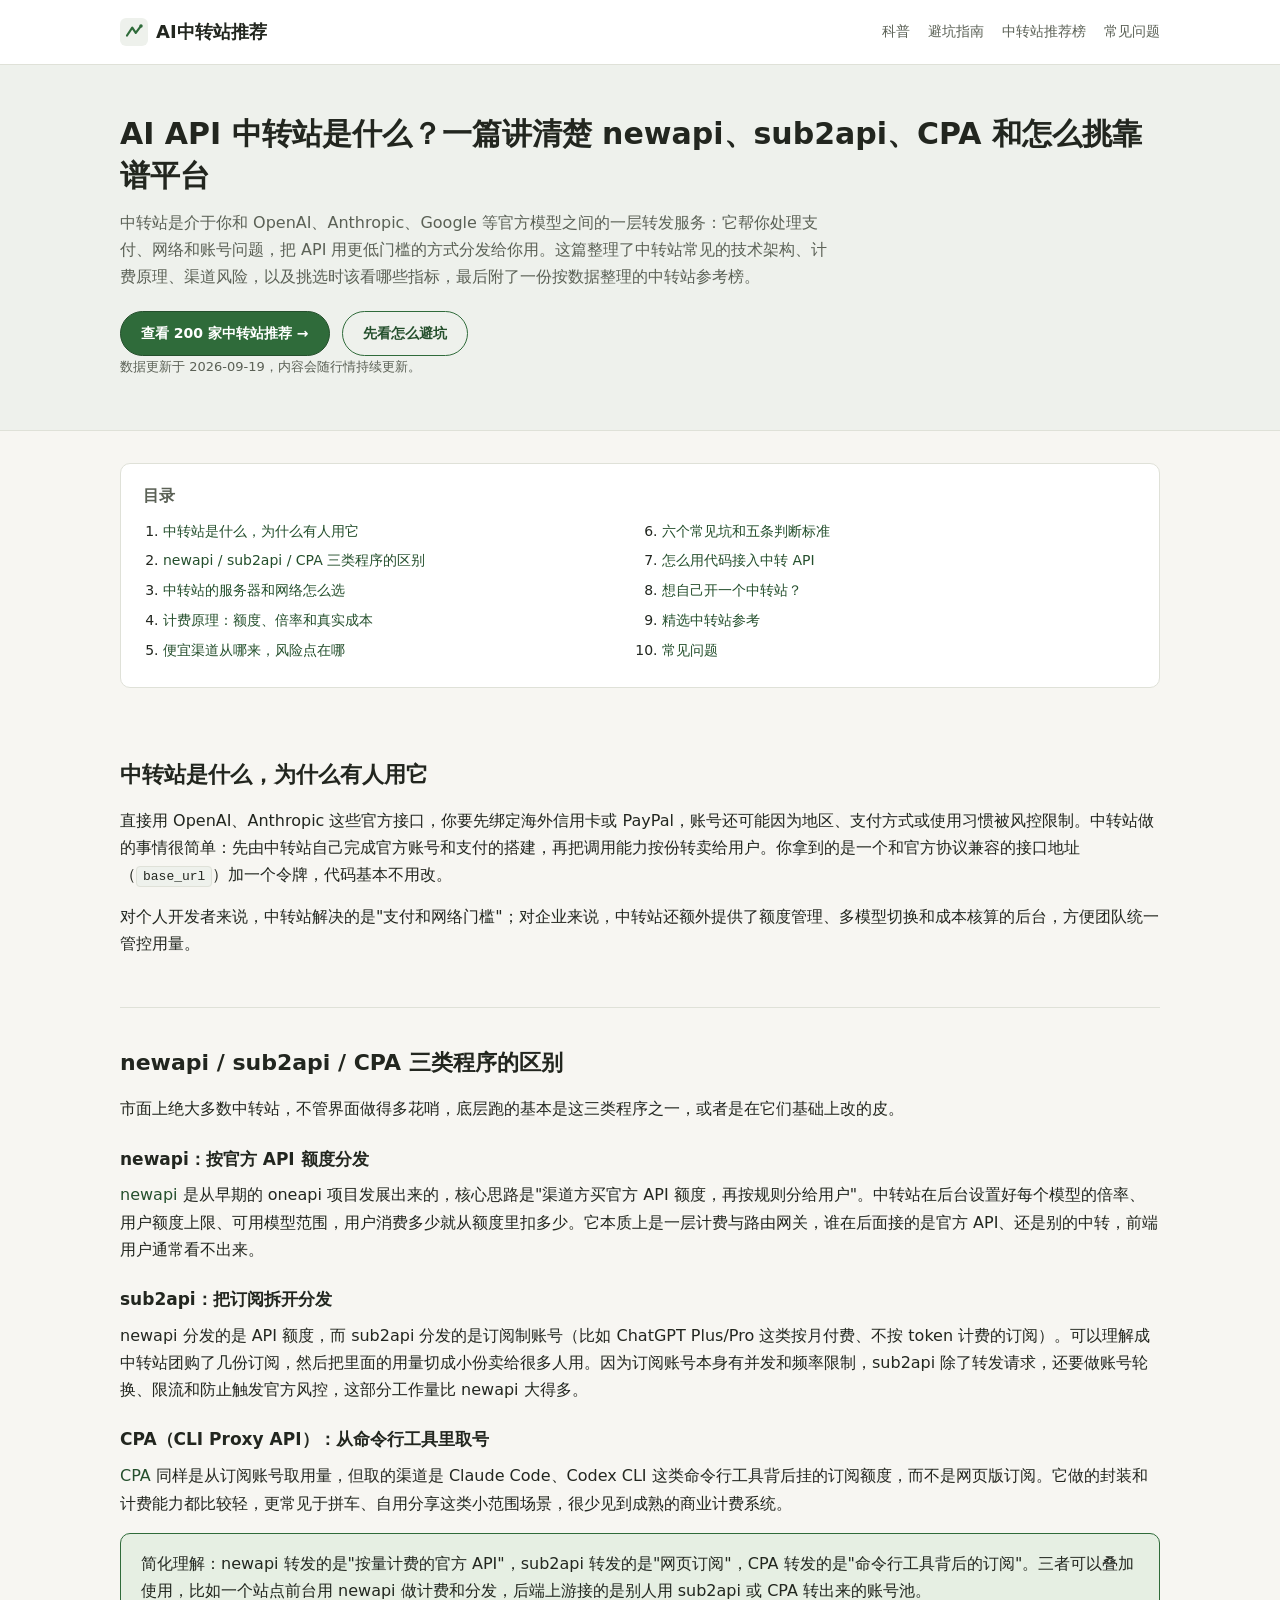
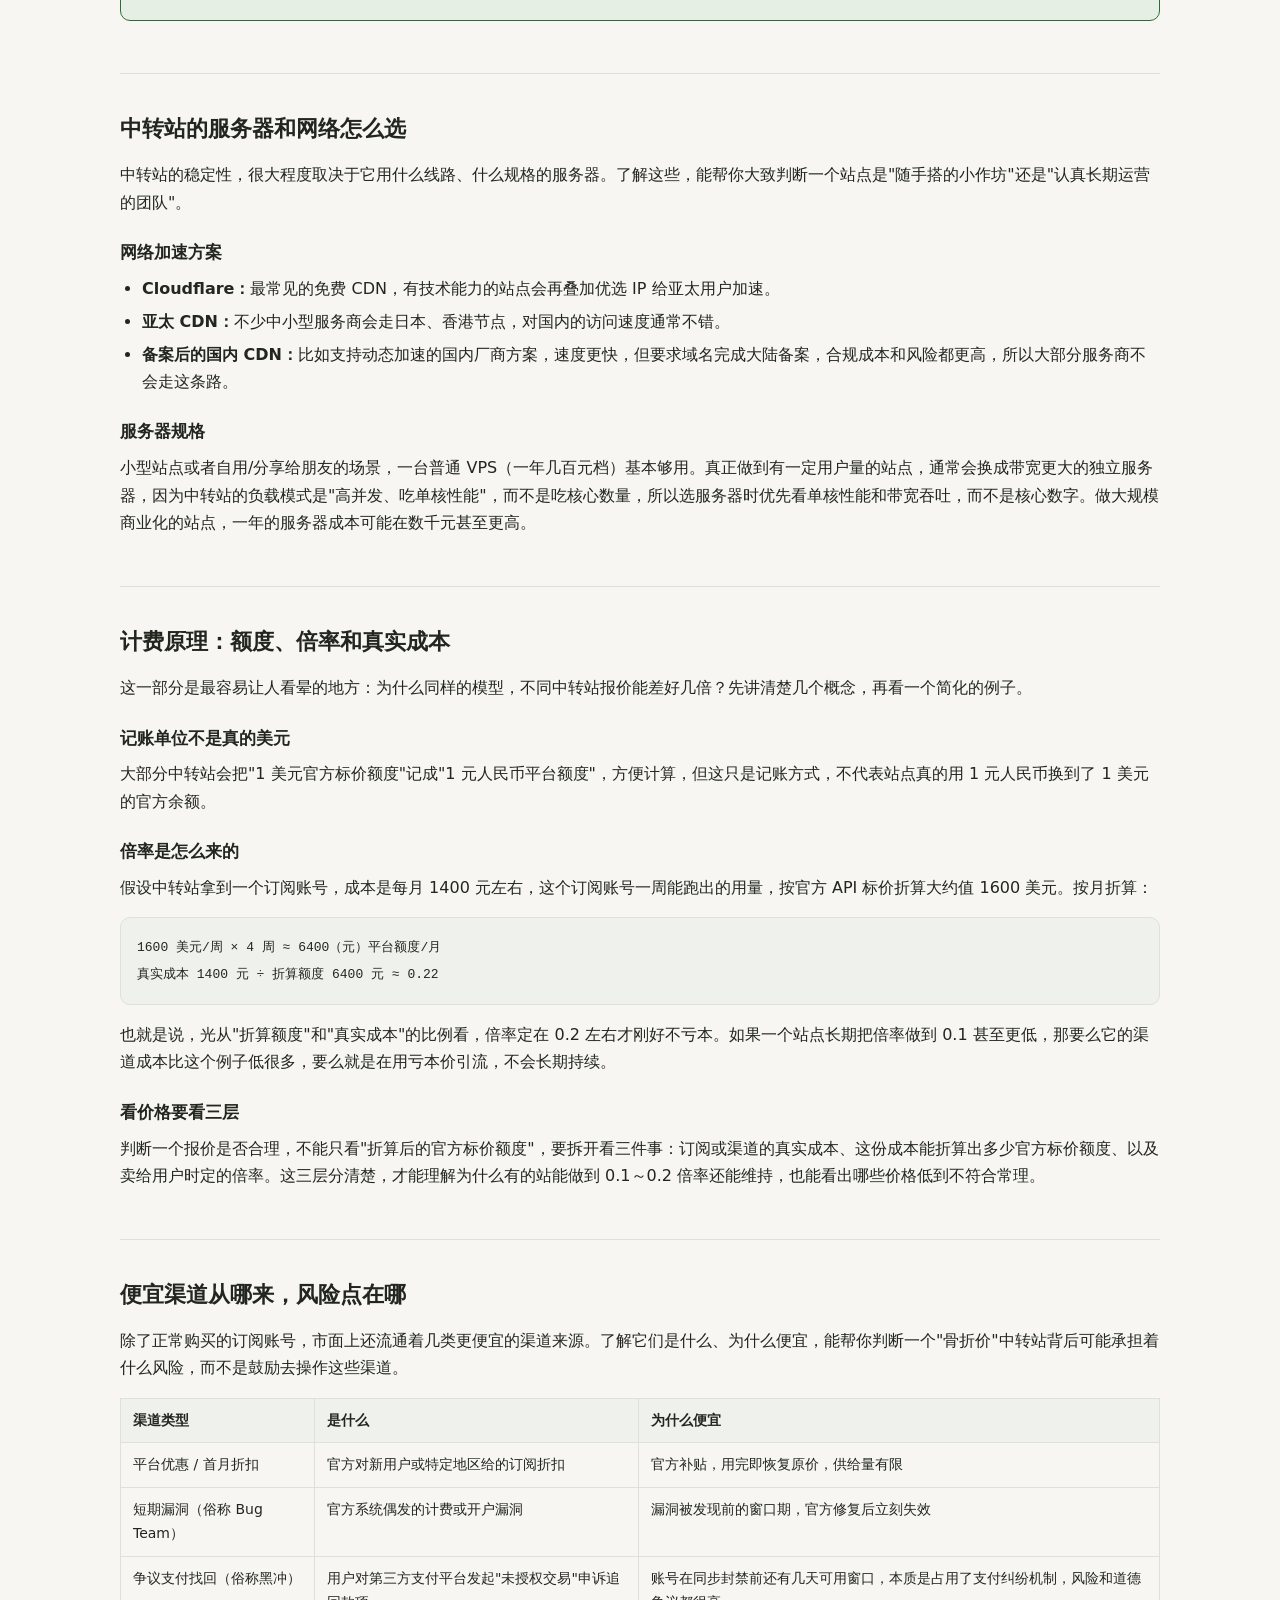
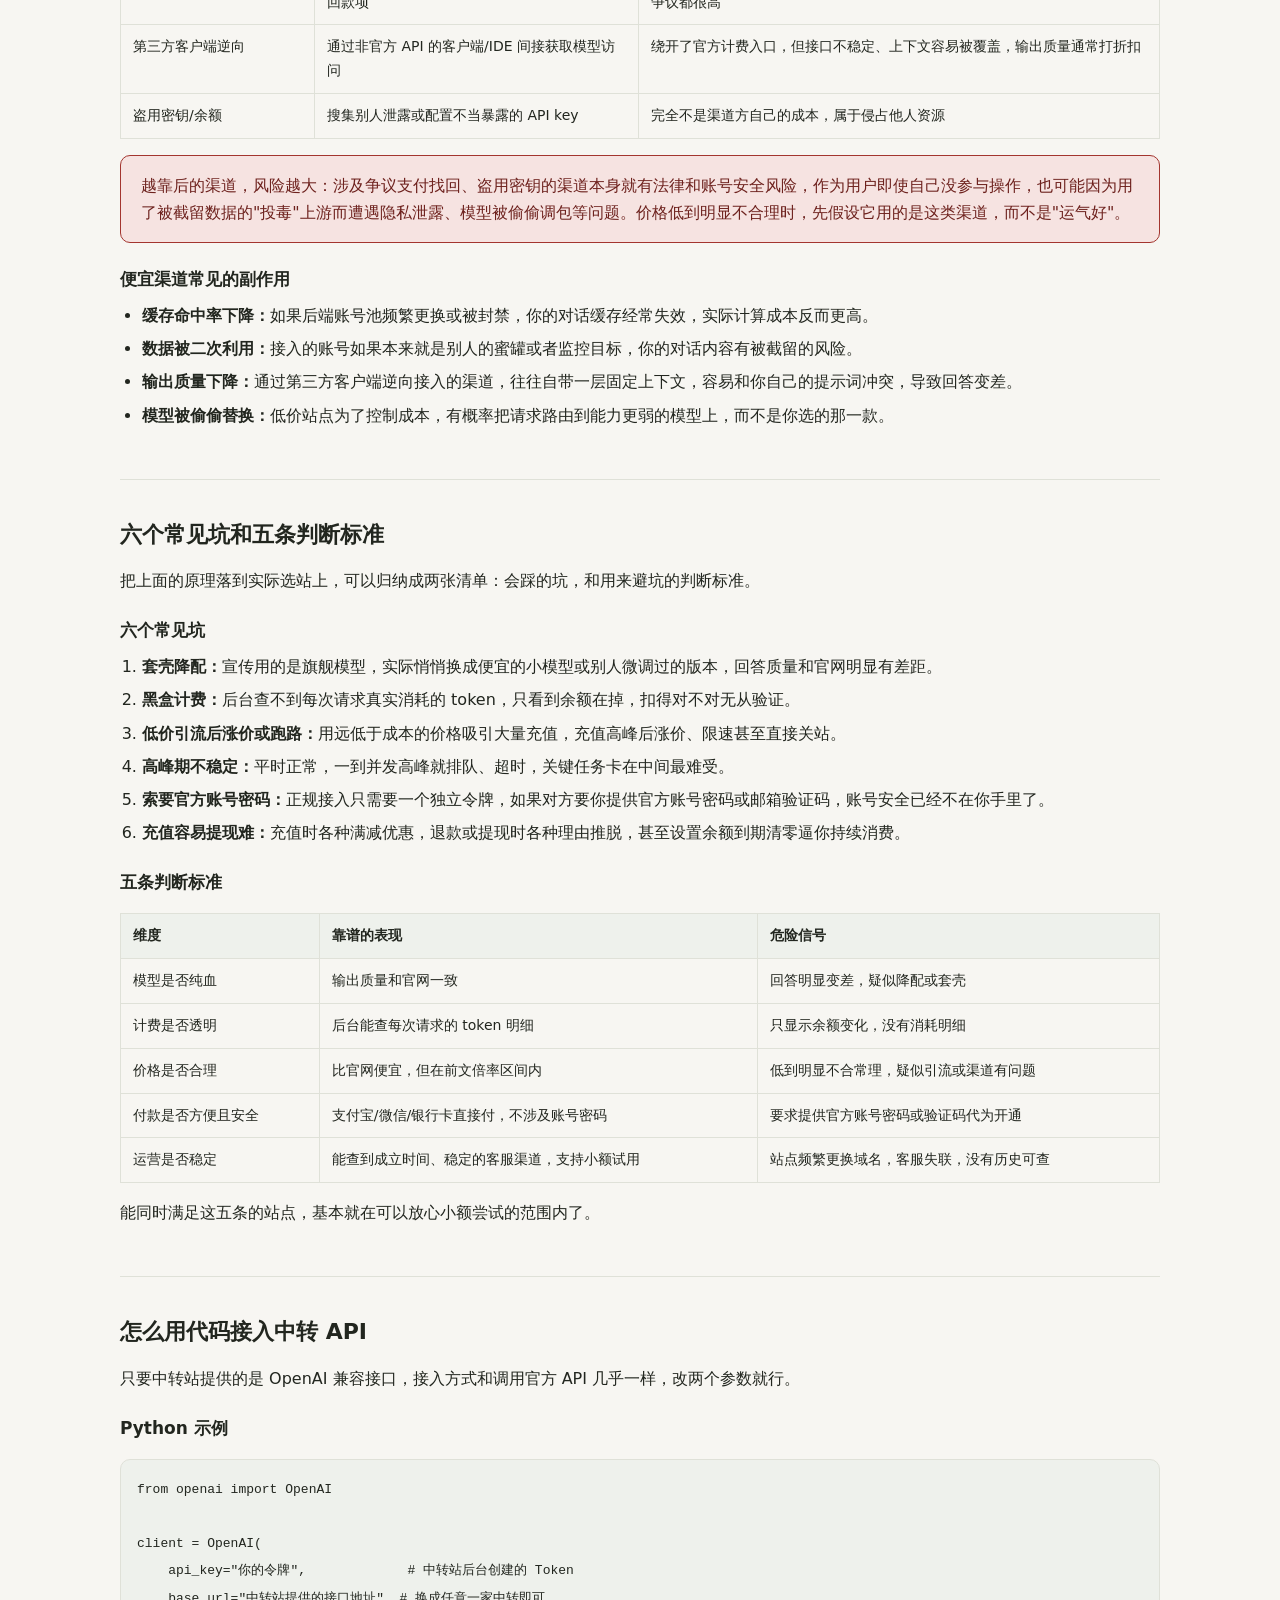
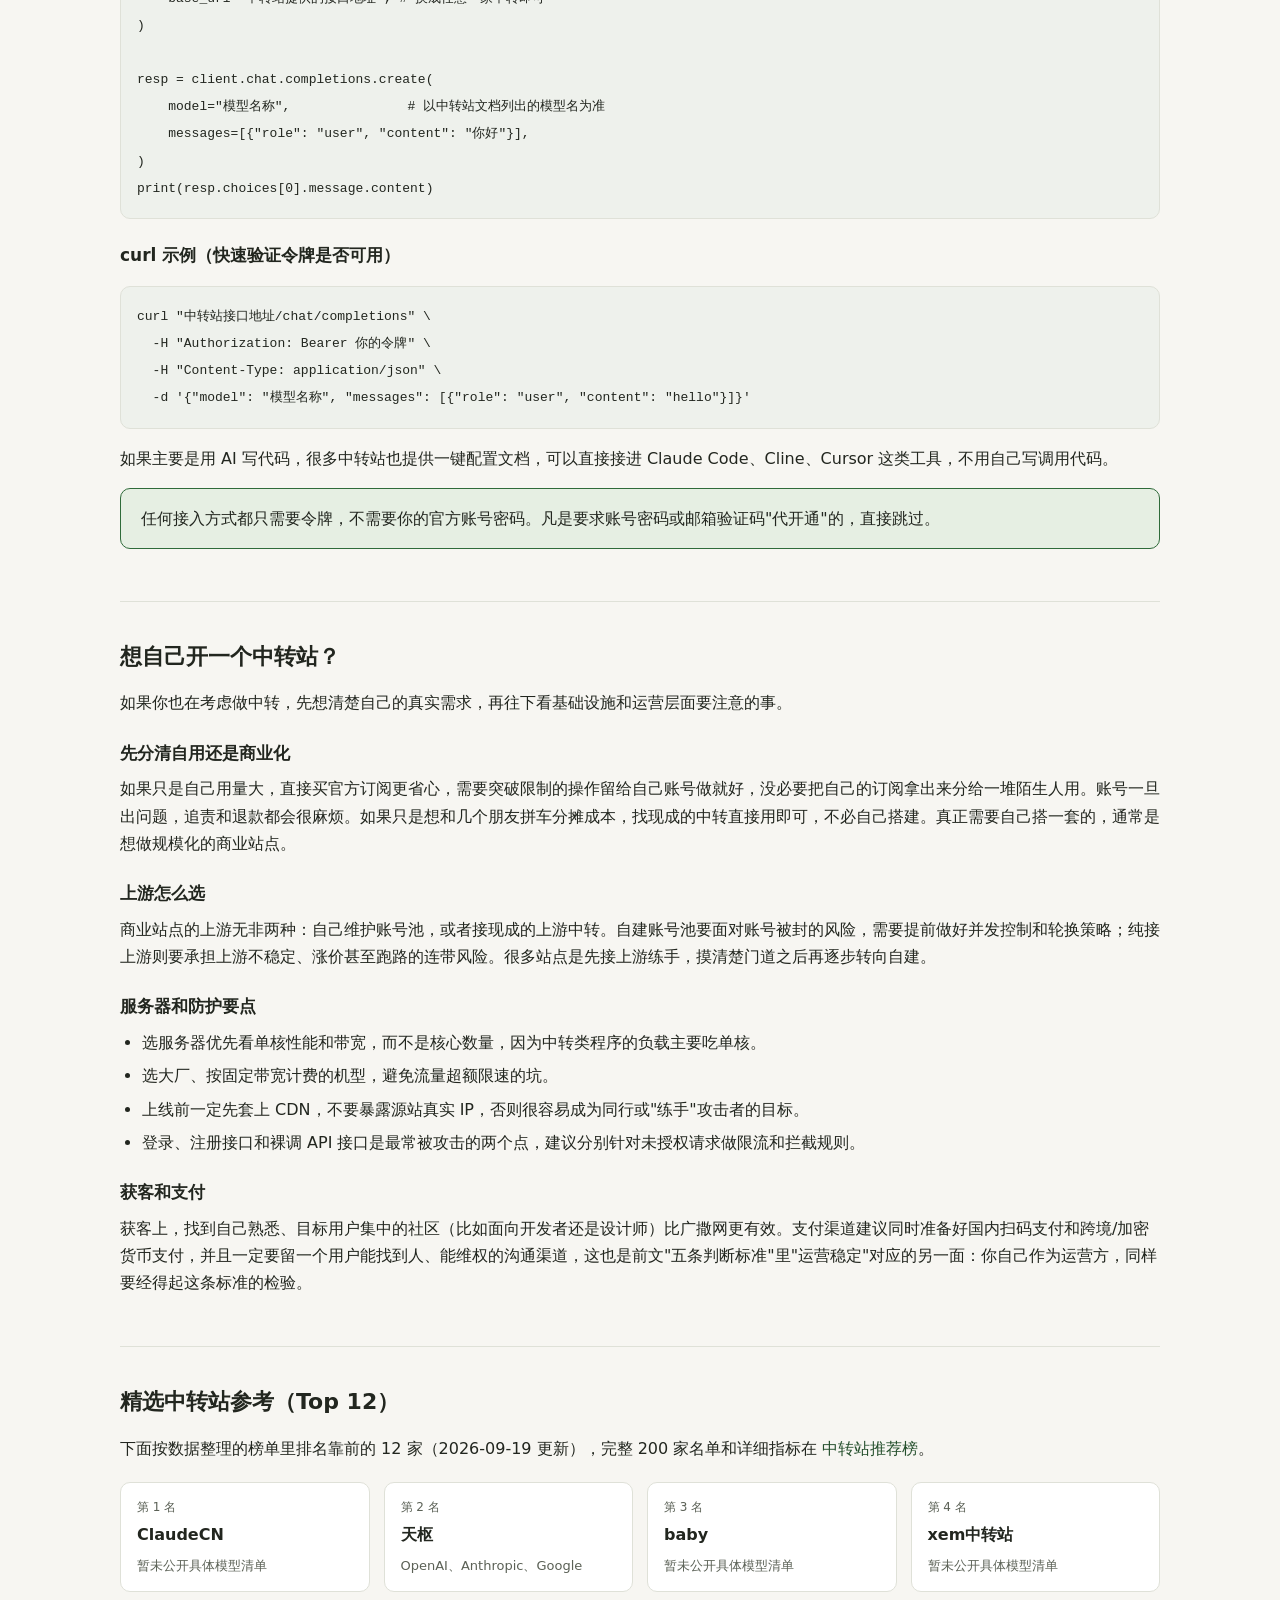
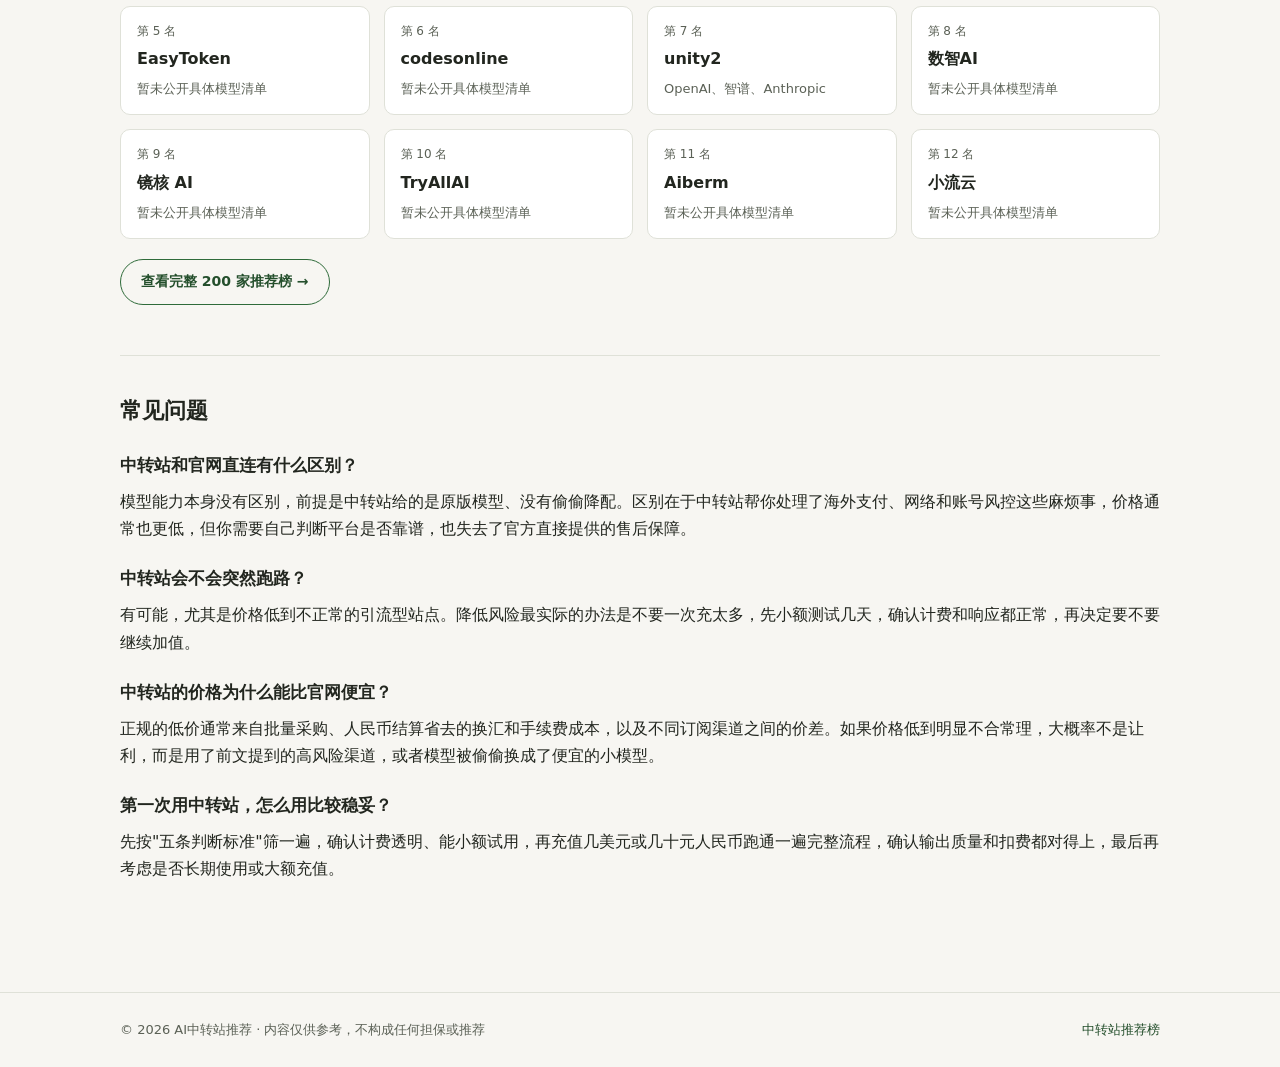
<file: index.html>
<!doctype html>
<html lang="zh-CN">
<head>
<meta charset="utf-8">
<meta name="viewport" content="width=device-width, initial-scale=1">
<title>AI API 中转站是什么？newapi/sub2api/CPA 科普与避坑指南 | AI中转站推荐</title>
<meta name="description" content="一篇讲清楚 AI API 中转站的原理：newapi、sub2api、CPA 三类程序的区别，服务器和网络怎么选，计费和倍率是怎么算的，便宜渠道的风险，以及挑选中转站的判断标准。">
<link rel="canonical" href="https://aituijian.github.io/">
<meta name="robots" content="index,follow">
<meta property="og:type" content="website">
<meta property="og:site_name" content="AI中转站推荐">
<meta property="og:title" content="AI API 中转站是什么？newapi/sub2api/CPA 科普与避坑指南">
<meta property="og:description" content="讲清楚中转站的常见程序、服务器网络、计费原理、渠道风险和判断标准，附 200 家中转站推荐榜。">
<meta property="og:url" content="https://aituijian.github.io/">
<meta name="twitter:card" content="summary">
<link rel="icon" href="/assets/favicon.svg" type="image/svg+xml">
<link rel="stylesheet" href="/assets/style.css">
<script type="application/ld+json">
{
  "@context": "https://schema.org",
  "@type": "WebSite",
  "name": "AI中转站推荐",
  "url": "https://aituijian.github.io/",
  "inLanguage": "zh-CN",
  "description": "AI API 中转站科普与推荐榜，讲解 newapi/sub2api/CPA、服务器网络、计费原理、渠道风险与判断标准。"
}
</script>
<script type="application/ld+json">
{
  "@context": "https://schema.org",
  "@type": "FAQPage",
  "mainEntity": [
    {
      "@type": "Question",
      "name": "中转站和官网直连有什么区别？",
      "acceptedAnswer": {
        "@type": "Answer",
        "text": "模型能力本身没有区别，前提是中转站给的是原版模型没有偷偷降配。区别在于中转站帮你处理了海外支付、网络和账号风控这些麻烦事，价格通常也更低，但你需要自己承担平台是否靠谱的风险，也失去了官方的售后保障。"
      }
    },
    {
      "@type": "Question",
      "name": "中转站会不会突然跑路？",
      "acceptedAnswer": {
        "@type": "Answer",
        "text": "有可能，尤其是价格低到不正常的引流型站点。降低风险最实际的办法是不要一次充太多，先小额测试几天，确认计费和响应都正常，再决定要不要继续加值。"
      }
    },
    {
      "@type": "Question",
      "name": "中转站的价格为什么能比官网便宜？",
      "acceptedAnswer": {
        "@type": "Answer",
        "text": "正规的低价通常来自批量采购、人民币结算省去的手续费，以及不同订阅渠道之间的成本差。如果价格低到明显不合常理，大概率不是让利，而是用了不稳定的渠道，或者模型本身被偷偷换成了便宜的小模型。"
      }
    },
    {
      "@type": "Question",
      "name": "第一次用中转站，怎么用比较稳妥？",
      "acceptedAnswer": {
        "@type": "Answer",
        "text": "先看计费是否透明、能不能查到每次请求的消耗明细，再小额充值（几美元或几十元人民币）跑通一遍流程，确认输出质量和扣费都对得上，最后再考虑是否长期使用或大额充值。"
      }
    }
  ]
}
</script>
<script>
var _hmt = _hmt || [];
(function() {
  var hm = document.createElement("script");
  hm.src = "https://hm.baidu.com/hm.js?9f8f0ae7252eb5810e75bc1a3bed33d7";
  var s = document.getElementsByTagName("script")[0];
  s.parentNode.insertBefore(hm, s);
})();
</script>
</head>
<body>
<header class="site-header">
  <div class="container">
    <a class="brand" href="/">
      <svg viewBox="0 0 64 64"><rect width="64" height="64" rx="14" fill="#eef1ec"/><path d="M16 40 L28 22 L36 34 L48 18" stroke="#2f6b3a" stroke-width="5" fill="none" stroke-linecap="round" stroke-linejoin="round"/><circle cx="48" cy="18" r="4" fill="#2f6b3a"/></svg>
      AI中转站推荐
    </a>
    <nav class="main-nav">
      <a href="#what-is">科普</a>
      <a href="#checklist">避坑指南</a>
      <a href="/stations/">中转站推荐榜</a>
      <a href="#faq">常见问题</a>
    </nav>
  </div>
</header>

<main>
  <div class="hero">
    <div class="container">
      <h1>AI API 中转站是什么？一篇讲清楚 newapi、sub2api、CPA 和怎么挑靠谱平台</h1>
      <p>中转站是介于你和 OpenAI、Anthropic、Google 等官方模型之间的一层转发服务：它帮你处理支付、网络和账号问题，把 API 用更低门槛的方式分发给你用。这篇整理了中转站常见的技术架构、计费原理、渠道风险，以及挑选时该看哪些指标，最后附了一份按数据整理的中转站参考榜。</p>
      <div class="cta-row">
        <a class="btn" href="/stations/">查看 200 家中转站推荐 →</a>
        <a class="btn btn-outline" href="#checklist">先看怎么避坑</a>
      </div>
      <p class="updated">数据更新于 <!-- DATE_START -->2026-09-19<!-- DATE_END -->，内容会随行情持续更新。</p>
    </div>
  </div>

  <div class="container">
    <nav class="toc" aria-label="页面目录">
      <h2>目录</h2>
      <ol>
        <li><a href="#what-is">中转站是什么，为什么有人用它</a></li>
        <li><a href="#programs">newapi / sub2api / CPA 三类程序的区别</a></li>
        <li><a href="#servers">中转站的服务器和网络怎么选</a></li>
        <li><a href="#billing">计费原理：额度、倍率和真实成本</a></li>
        <li><a href="#channels">便宜渠道从哪来，风险点在哪</a></li>
        <li><a href="#checklist">六个常见坑和五条判断标准</a></li>
        <li><a href="#integrate">怎么用代码接入中转 API</a></li>
        <li><a href="#build-your-own">想自己开一个中转站？</a></li>
        <li><a href="#picks">精选中转站参考</a></li>
        <li><a href="#faq">常见问题</a></li>
      </ol>
    </nav>

    <article>
      <section id="what-is">
        <h2>中转站是什么，为什么有人用它</h2>
        <p>直接用 OpenAI、Anthropic 这些官方接口，你要先绑定海外信用卡或 PayPal，账号还可能因为地区、支付方式或使用习惯被风控限制。中转站做的事情很简单：先由中转站自己完成官方账号和支付的搭建，再把调用能力按份转卖给用户。你拿到的是一个和官方协议兼容的接口地址（<code>base_url</code>）加一个令牌，代码基本不用改。</p>
        <p>对个人开发者来说，中转站解决的是"支付和网络门槛"；对企业来说，中转站还额外提供了额度管理、多模型切换和成本核算的后台，方便团队统一管控用量。</p>
      </section>

      <section id="programs">
        <h2>newapi / sub2api / CPA 三类程序的区别</h2>
        <p>市面上绝大多数中转站，不管界面做得多花哨，底层跑的基本是这三类程序之一，或者是在它们基础上改的皮。</p>
        <h3>newapi：按官方 API 额度分发</h3>
        <p><a href="https://github.com/QuantumNous/new-api" target="_blank" rel="nofollow noopener noreferrer">newapi</a> 是从早期的 oneapi 项目发展出来的，核心思路是"渠道方买官方 API 额度，再按规则分给用户"。中转站在后台设置好每个模型的倍率、用户额度上限、可用模型范围，用户消费多少就从额度里扣多少。它本质上是一层计费与路由网关，谁在后面接的是官方 API、还是别的中转，前端用户通常看不出来。</p>
        <h3>sub2api：把订阅拆开分发</h3>
        <p>newapi 分发的是 API 额度，而 sub2api 分发的是订阅制账号（比如 ChatGPT Plus/Pro 这类按月付费、不按 token 计费的订阅）。可以理解成中转站团购了几份订阅，然后把里面的用量切成小份卖给很多人用。因为订阅账号本身有并发和频率限制，sub2api 除了转发请求，还要做账号轮换、限流和防止触发官方风控，这部分工作量比 newapi 大得多。</p>
        <h3>CPA（CLI Proxy API）：从命令行工具里取号</h3>
        <p><a href="https://github.com/router-for-me/CLIProxyAPI" target="_blank" rel="nofollow noopener noreferrer">CPA</a> 同样是从订阅账号取用量，但取的渠道是 Claude Code、Codex CLI 这类命令行工具背后挂的订阅额度，而不是网页版订阅。它做的封装和计费能力都比较轻，更常见于拼车、自用分享这类小范围场景，很少见到成熟的商业计费系统。</p>
        <p class="callout">简化理解：newapi 转发的是"按量计费的官方 API"，sub2api 转发的是"网页订阅"，CPA 转发的是"命令行工具背后的订阅"。三者可以叠加使用，比如一个站点前台用 newapi 做计费和分发，后端上游接的是别人用 sub2api 或 CPA 转出来的账号池。</p>
      </section>

      <section id="servers">
        <h2>中转站的服务器和网络怎么选</h2>
        <p>中转站的稳定性，很大程度取决于它用什么线路、什么规格的服务器。了解这些，能帮你大致判断一个站点是"随手搭的小作坊"还是"认真长期运营的团队"。</p>
        <h3>网络加速方案</h3>
        <ul>
          <li><strong>Cloudflare：</strong>最常见的免费 CDN，有技术能力的站点会再叠加优选 IP 给亚太用户加速。</li>
          <li><strong>亚太 CDN：</strong>不少中小型服务商会走日本、香港节点，对国内的访问速度通常不错。</li>
          <li><strong>备案后的国内 CDN：</strong>比如支持动态加速的国内厂商方案，速度更快，但要求域名完成大陆备案，合规成本和风险都更高，所以大部分服务商不会走这条路。</li>
        </ul>
        <h3>服务器规格</h3>
        <p>小型站点或者自用/分享给朋友的场景，一台普通 VPS（一年几百元档）基本够用。真正做到有一定用户量的站点，通常会换成带宽更大的独立服务器，因为中转站的负载模式是"高并发、吃单核性能"，而不是吃核心数量，所以选服务器时优先看单核性能和带宽吞吐，而不是核心数字。做大规模商业化的站点，一年的服务器成本可能在数千元甚至更高。</p>
      </section>

      <section id="billing">
        <h2>计费原理：额度、倍率和真实成本</h2>
        <p>这一部分是最容易让人看晕的地方：为什么同样的模型，不同中转站报价能差好几倍？先讲清楚几个概念，再看一个简化的例子。</p>
        <h3>记账单位不是真的美元</h3>
        <p>大部分中转站会把"1 美元官方标价额度"记成"1 元人民币平台额度"，方便计算，但这只是记账方式，不代表站点真的用 1 元人民币换到了 1 美元的官方余额。</p>
        <h3>倍率是怎么来的</h3>
        <p>假设中转站拿到一个订阅账号，成本是每月 1400 元左右，这个订阅账号一周能跑出的用量，按官方 API 标价折算大约值 1600 美元。按月折算：</p>
        <pre><code>1600 美元/周 × 4 周 ≈ 6400（元）平台额度/月
真实成本 1400 元 ÷ 折算额度 6400 元 ≈ 0.22</code></pre>
        <p>也就是说，光从"折算额度"和"真实成本"的比例看，倍率定在 0.2 左右才刚好不亏本。如果一个站点长期把倍率做到 0.1 甚至更低，那要么它的渠道成本比这个例子低很多，要么就是在用亏本价引流，不会长期持续。</p>
        <h3>看价格要看三层</h3>
        <p>判断一个报价是否合理，不能只看"折算后的官方标价额度"，要拆开看三件事：订阅或渠道的真实成本、这份成本能折算出多少官方标价额度、以及卖给用户时定的倍率。这三层分清楚，才能理解为什么有的站能做到 0.1～0.2 倍率还能维持，也能看出哪些价格低到不符合常理。</p>
      </section>

      <section id="channels">
        <h2>便宜渠道从哪来，风险点在哪</h2>
        <p>除了正常购买的订阅账号，市面上还流通着几类更便宜的渠道来源。了解它们是什么、为什么便宜，能帮你判断一个"骨折价"中转站背后可能承担着什么风险，而不是鼓励去操作这些渠道。</p>
        <table>
          <thead><tr><th>渠道类型</th><th>是什么</th><th>为什么便宜</th></tr></thead>
          <tbody>
            <tr><td>平台优惠 / 首月折扣</td><td>官方对新用户或特定地区给的订阅折扣</td><td>官方补贴，用完即恢复原价，供给量有限</td></tr>
            <tr><td>短期漏洞（俗称 Bug Team）</td><td>官方系统偶发的计费或开户漏洞</td><td>漏洞被发现前的窗口期，官方修复后立刻失效</td></tr>
            <tr><td>争议支付找回（俗称黑冲）</td><td>用户对第三方支付平台发起"未授权交易"申诉追回款项</td><td>账号在同步封禁前还有几天可用窗口，本质是占用了支付纠纷机制，风险和道德争议都很高</td></tr>
            <tr><td>第三方客户端逆向</td><td>通过非官方 API 的客户端/IDE 间接获取模型访问</td><td>绕开了官方计费入口，但接口不稳定、上下文容易被覆盖，输出质量通常打折扣</td></tr>
            <tr><td>盗用密钥/余额</td><td>搜集别人泄露或配置不当暴露的 API key</td><td>完全不是渠道方自己的成本，属于侵占他人资源</td></tr>
          </tbody>
        </table>
        <p class="callout danger">越靠后的渠道，风险越大：涉及争议支付找回、盗用密钥的渠道本身就有法律和账号安全风险，作为用户即使自己没参与操作，也可能因为用了被截留数据的"投毒"上游而遭遇隐私泄露、模型被偷偷调包等问题。价格低到明显不合理时，先假设它用的是这类渠道，而不是"运气好"。</p>
        <h3>便宜渠道常见的副作用</h3>
        <ul>
          <li><strong>缓存命中率下降：</strong>如果后端账号池频繁更换或被封禁，你的对话缓存经常失效，实际计算成本反而更高。</li>
          <li><strong>数据被二次利用：</strong>接入的账号如果本来就是别人的蜜罐或者监控目标，你的对话内容有被截留的风险。</li>
          <li><strong>输出质量下降：</strong>通过第三方客户端逆向接入的渠道，往往自带一层固定上下文，容易和你自己的提示词冲突，导致回答变差。</li>
          <li><strong>模型被偷偷替换：</strong>低价站点为了控制成本，有概率把请求路由到能力更弱的模型上，而不是你选的那一款。</li>
        </ul>
      </section>

      <section id="checklist">
        <h2>六个常见坑和五条判断标准</h2>
        <p>把上面的原理落到实际选站上，可以归纳成两张清单：会踩的坑，和用来避坑的判断标准。</p>
        <h3>六个常见坑</h3>
        <ol>
          <li><strong>套壳降配：</strong>宣传用的是旗舰模型，实际悄悄换成便宜的小模型或别人微调过的版本，回答质量和官网明显有差距。</li>
          <li><strong>黑盒计费：</strong>后台查不到每次请求真实消耗的 token，只看到余额在掉，扣得对不对无从验证。</li>
          <li><strong>低价引流后涨价或跑路：</strong>用远低于成本的价格吸引大量充值，充值高峰后涨价、限速甚至直接关站。</li>
          <li><strong>高峰期不稳定：</strong>平时正常，一到并发高峰就排队、超时，关键任务卡在中间最难受。</li>
          <li><strong>索要官方账号密码：</strong>正规接入只需要一个独立令牌，如果对方要你提供官方账号密码或邮箱验证码，账号安全已经不在你手里了。</li>
          <li><strong>充值容易提现难：</strong>充值时各种满减优惠，退款或提现时各种理由推脱，甚至设置余额到期清零逼你持续消费。</li>
        </ol>
        <h3>五条判断标准</h3>
        <table>
          <thead><tr><th>维度</th><th>靠谱的表现</th><th>危险信号</th></tr></thead>
          <tbody>
            <tr><td>模型是否纯血</td><td>输出质量和官网一致</td><td>回答明显变差，疑似降配或套壳</td></tr>
            <tr><td>计费是否透明</td><td>后台能查每次请求的 token 明细</td><td>只显示余额变化，没有消耗明细</td></tr>
            <tr><td>价格是否合理</td><td>比官网便宜，但在前文倍率区间内</td><td>低到明显不合常理，疑似引流或渠道有问题</td></tr>
            <tr><td>付款是否方便且安全</td><td>支付宝/微信/银行卡直接付，不涉及账号密码</td><td>要求提供官方账号密码或验证码代为开通</td></tr>
            <tr><td>运营是否稳定</td><td>能查到成立时间、稳定的客服渠道，支持小额试用</td><td>站点频繁更换域名，客服失联，没有历史可查</td></tr>
          </tbody>
        </table>
        <p>能同时满足这五条的站点，基本就在可以放心小额尝试的范围内了。</p>
      </section>

      <section id="integrate">
        <h2>怎么用代码接入中转 API</h2>
        <p>只要中转站提供的是 OpenAI 兼容接口，接入方式和调用官方 API 几乎一样，改两个参数就行。</p>
        <h3>Python 示例</h3>
        <pre><code>from openai import OpenAI

client = OpenAI(
    api_key="你的令牌",             # 中转站后台创建的 Token
    base_url="中转站提供的接口地址", # 换成任意一家中转即可
)

resp = client.chat.completions.create(
    model="模型名称",               # 以中转站文档列出的模型名为准
    messages=[{"role": "user", "content": "你好"}],
)
print(resp.choices[0].message.content)
</code></pre>
        <h3>curl 示例（快速验证令牌是否可用）</h3>
        <pre><code>curl "中转站接口地址/chat/completions" \
  -H "Authorization: Bearer 你的令牌" \
  -H "Content-Type: application/json" \
  -d '{"model": "模型名称", "messages": [{"role": "user", "content": "hello"}]}'
</code></pre>
        <p>如果主要是用 AI 写代码，很多中转站也提供一键配置文档，可以直接接进 Claude Code、Cline、Cursor 这类工具，不用自己写调用代码。</p>
        <p class="callout">任何接入方式都只需要令牌，不需要你的官方账号密码。凡是要求账号密码或邮箱验证码"代开通"的，直接跳过。</p>
      </section>

      <section id="build-your-own">
        <h2>想自己开一个中转站？</h2>
        <p>如果你也在考虑做中转，先想清楚自己的真实需求，再往下看基础设施和运营层面要注意的事。</p>
        <h3>先分清自用还是商业化</h3>
        <p>如果只是自己用量大，直接买官方订阅更省心，需要突破限制的操作留给自己账号做就好，没必要把自己的订阅拿出来分给一堆陌生人用。账号一旦出问题，追责和退款都会很麻烦。如果只是想和几个朋友拼车分摊成本，找现成的中转直接用即可，不必自己搭建。真正需要自己搭一套的，通常是想做规模化的商业站点。</p>
        <h3>上游怎么选</h3>
        <p>商业站点的上游无非两种：自己维护账号池，或者接现成的上游中转。自建账号池要面对账号被封的风险，需要提前做好并发控制和轮换策略；纯接上游则要承担上游不稳定、涨价甚至跑路的连带风险。很多站点是先接上游练手，摸清楚门道之后再逐步转向自建。</p>
        <h3>服务器和防护要点</h3>
        <ul>
          <li>选服务器优先看单核性能和带宽，而不是核心数量，因为中转类程序的负载主要吃单核。</li>
          <li>选大厂、按固定带宽计费的机型，避免流量超额限速的坑。</li>
          <li>上线前一定先套上 CDN，不要暴露源站真实 IP，否则很容易成为同行或"练手"攻击者的目标。</li>
          <li>登录、注册接口和裸调 API 接口是最常被攻击的两个点，建议分别针对未授权请求做限流和拦截规则。</li>
        </ul>
        <h3>获客和支付</h3>
        <p>获客上，找到自己熟悉、目标用户集中的社区（比如面向开发者还是设计师）比广撒网更有效。支付渠道建议同时准备好国内扫码支付和跨境/加密货币支付，并且一定要留一个用户能找到人、能维权的沟通渠道，这也是前文"五条判断标准"里"运营稳定"对应的另一面：你自己作为运营方，同样要经得起这条标准的检验。</p>
      </section>

      <section id="picks">
        <h2>精选中转站参考（Top 12）</h2>
        <p>下面按数据整理的榜单里排名靠前的 12 家（<!-- DATE_START -->2026-09-19<!-- DATE_END --> 更新），完整 200 家名单和详细指标在 <a href="/stations/">中转站推荐榜</a>。</p>
        <div class="pick-grid" id="picks-grid">
          <!-- PICKS_START -->

          <div class="pick-card">
            <div class="rank">第 1 名</div>
            <div class="name"><a href="https://www.hvoyai.com/sites/claudecntop/" target="_blank" rel="nofollow noopener noreferrer">ClaudeCN</a></div>
            <div class="meta">暂未公开具体模型清单</div>
          </div>

          <div class="pick-card">
            <div class="rank">第 2 名</div>
            <div class="name"><a href="https://www.hvoyai.com/sites/tianshuorg/" target="_blank" rel="nofollow noopener noreferrer">天枢</a></div>
            <div class="meta">OpenAI、Anthropic、Google</div>
          </div>

          <div class="pick-card">
            <div class="rank">第 3 名</div>
            <div class="name"><a href="https://www.hvoyai.com/sites/max20cn/" target="_blank" rel="nofollow noopener noreferrer">baby</a></div>
            <div class="meta">暂未公开具体模型清单</div>
          </div>

          <div class="pick-card">
            <div class="rank">第 4 名</div>
            <div class="name"><a href="https://www.hvoyai.com/sites/aixem8k5top/" target="_blank" rel="nofollow noopener noreferrer">xem中转站</a></div>
            <div class="meta">暂未公开具体模型清单</div>
          </div>

          <div class="pick-card">
            <div class="rank">第 5 名</div>
            <div class="name"><a href="https://www.hvoyai.com/sites/easytokencom/" target="_blank" rel="nofollow noopener noreferrer">EasyToken</a></div>
            <div class="meta">暂未公开具体模型清单</div>
          </div>

          <div class="pick-card">
            <div class="rank">第 6 名</div>
            <div class="name"><a href="https://www.hvoyai.com/sites/mxfreecodesonlinedev/" target="_blank" rel="nofollow noopener noreferrer">codesonline</a></div>
            <div class="meta">暂未公开具体模型清单</div>
          </div>

          <div class="pick-card">
            <div class="rank">第 7 名</div>
            <div class="name"><a href="https://www.hvoyai.com/sites/unity2ai/" target="_blank" rel="nofollow noopener noreferrer">unity2</a></div>
            <div class="meta">OpenAI、智谱、Anthropic</div>
          </div>

          <div class="pick-card">
            <div class="rank">第 8 名</div>
            <div class="name"><a href="https://www.hvoyai.com/sites/apixpluseplus/" target="_blank" rel="nofollow noopener noreferrer">数智AI</a></div>
            <div class="meta">暂未公开具体模型清单</div>
          </div>

          <div class="pick-card">
            <div class="rank">第 9 名</div>
            <div class="name"><a href="https://www.hvoyai.com/sites/ai17nascom/" target="_blank" rel="nofollow noopener noreferrer">镜核 AI</a></div>
            <div class="meta">暂未公开具体模型清单</div>
          </div>

          <div class="pick-card">
            <div class="rank">第 10 名</div>
            <div class="name"><a href="https://www.hvoyai.com/sites/apitryallaicom/" target="_blank" rel="nofollow noopener noreferrer">TryAllAI</a></div>
            <div class="meta">暂未公开具体模型清单</div>
          </div>

          <div class="pick-card">
            <div class="rank">第 11 名</div>
            <div class="name"><a href="https://www.hvoyai.com/sites/aibermcom/" target="_blank" rel="nofollow noopener noreferrer">Aiberm</a></div>
            <div class="meta">暂未公开具体模型清单</div>
          </div>

          <div class="pick-card">
            <div class="rank">第 12 名</div>
            <div class="name"><a href="https://www.hvoyai.com/sites/aixlyunpro/" target="_blank" rel="nofollow noopener noreferrer">小流云</a></div>
            <div class="meta">暂未公开具体模型清单</div>
          </div>
          <!-- PICKS_END -->
        </div>
        <p><a class="btn btn-outline" href="/stations/">查看完整 200 家推荐榜 →</a></p>
      </section>

      <section id="faq">
        <h2>常见问题</h2>
        <h3>中转站和官网直连有什么区别？</h3>
        <p>模型能力本身没有区别，前提是中转站给的是原版模型、没有偷偷降配。区别在于中转站帮你处理了海外支付、网络和账号风控这些麻烦事，价格通常也更低，但你需要自己判断平台是否靠谱，也失去了官方直接提供的售后保障。</p>
        <h3>中转站会不会突然跑路？</h3>
        <p>有可能，尤其是价格低到不正常的引流型站点。降低风险最实际的办法是不要一次充太多，先小额测试几天，确认计费和响应都正常，再决定要不要继续加值。</p>
        <h3>中转站的价格为什么能比官网便宜？</h3>
        <p>正规的低价通常来自批量采购、人民币结算省去的换汇和手续费成本，以及不同订阅渠道之间的价差。如果价格低到明显不合常理，大概率不是让利，而是用了前文提到的高风险渠道，或者模型被偷偷换成了便宜的小模型。</p>
        <h3>第一次用中转站，怎么用比较稳妥？</h3>
        <p>先按"五条判断标准"筛一遍，确认计费透明、能小额试用，再充值几美元或几十元人民币跑通一遍完整流程，确认输出质量和扣费都对得上，最后再考虑是否长期使用或大额充值。</p>
      </section>
    </article>
  </div>
</main>

<footer class="site-footer">
  <div class="container">
    <span>&copy; 2026 AI中转站推荐 · 内容仅供参考，不构成任何担保或推荐</span>
    <span><a href="/stations/">中转站推荐榜</a></span>
  </div>
</footer>
</body>
</html>
</file>
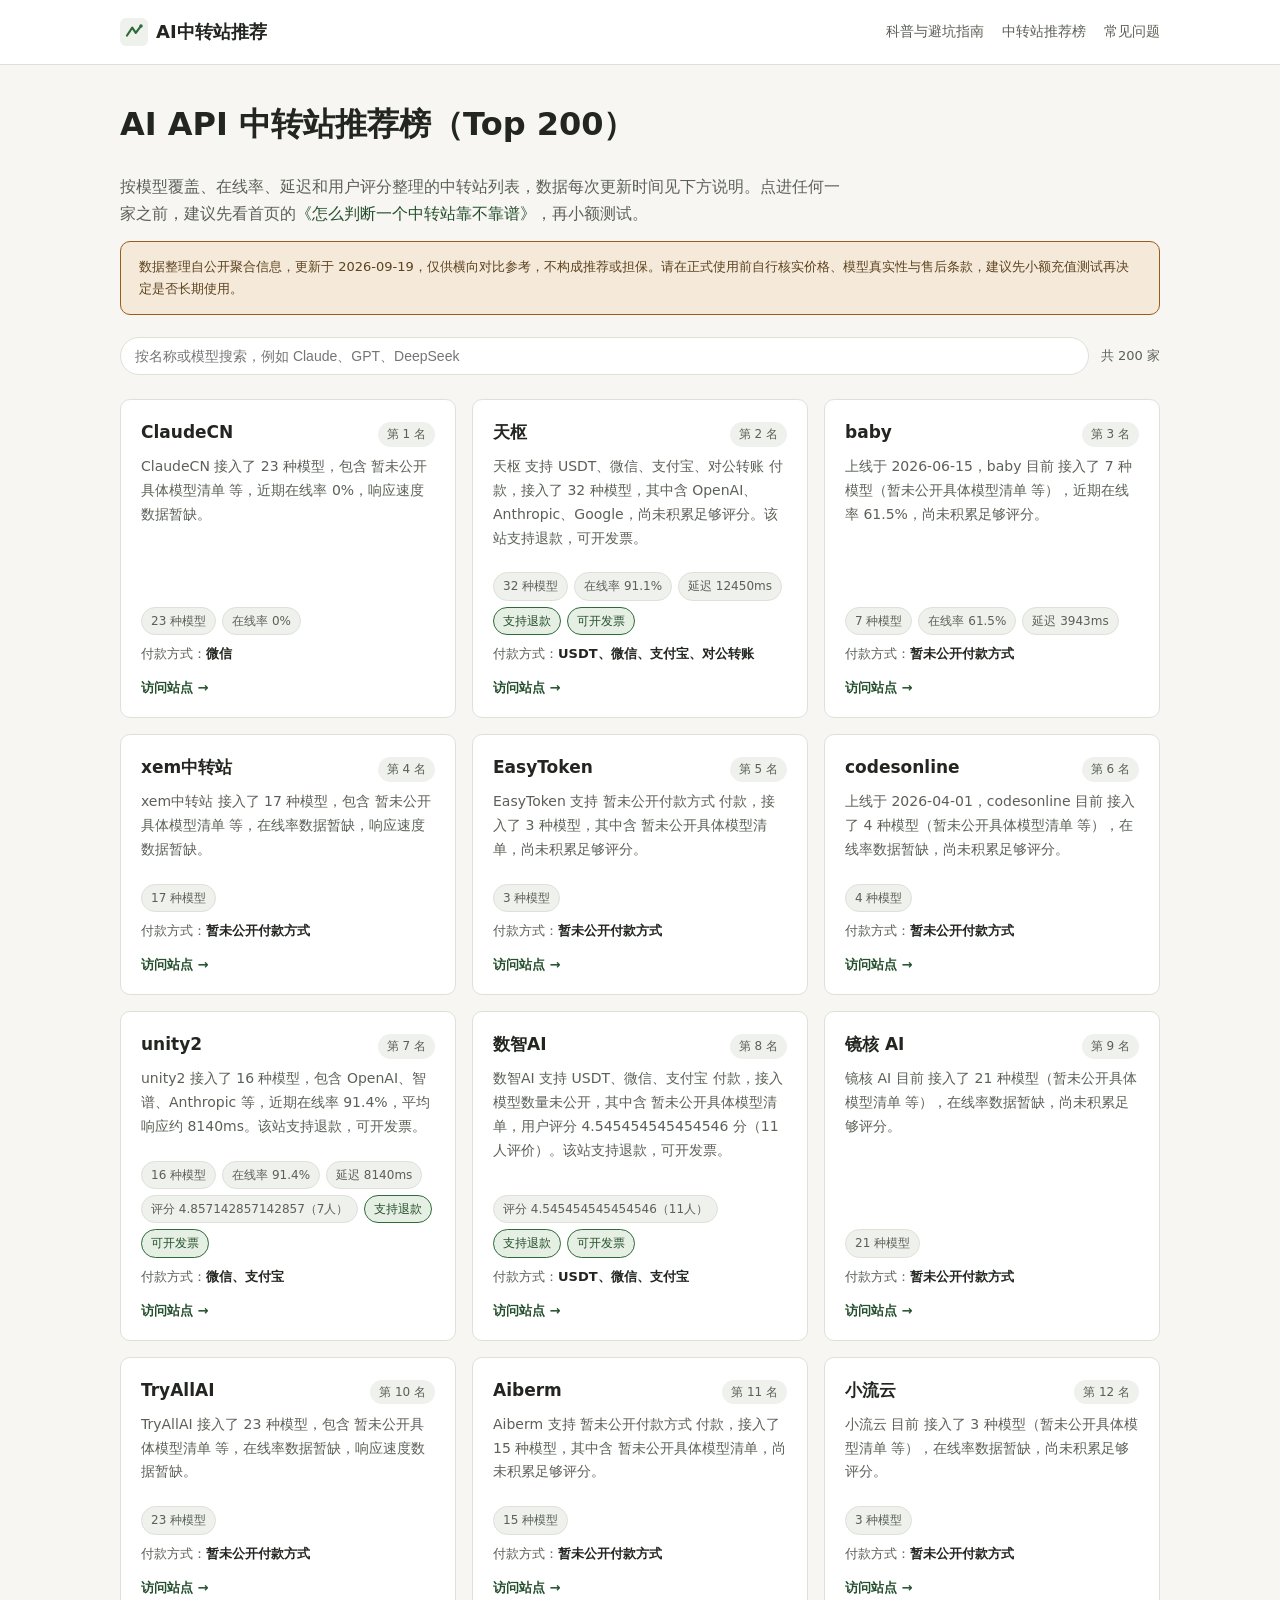
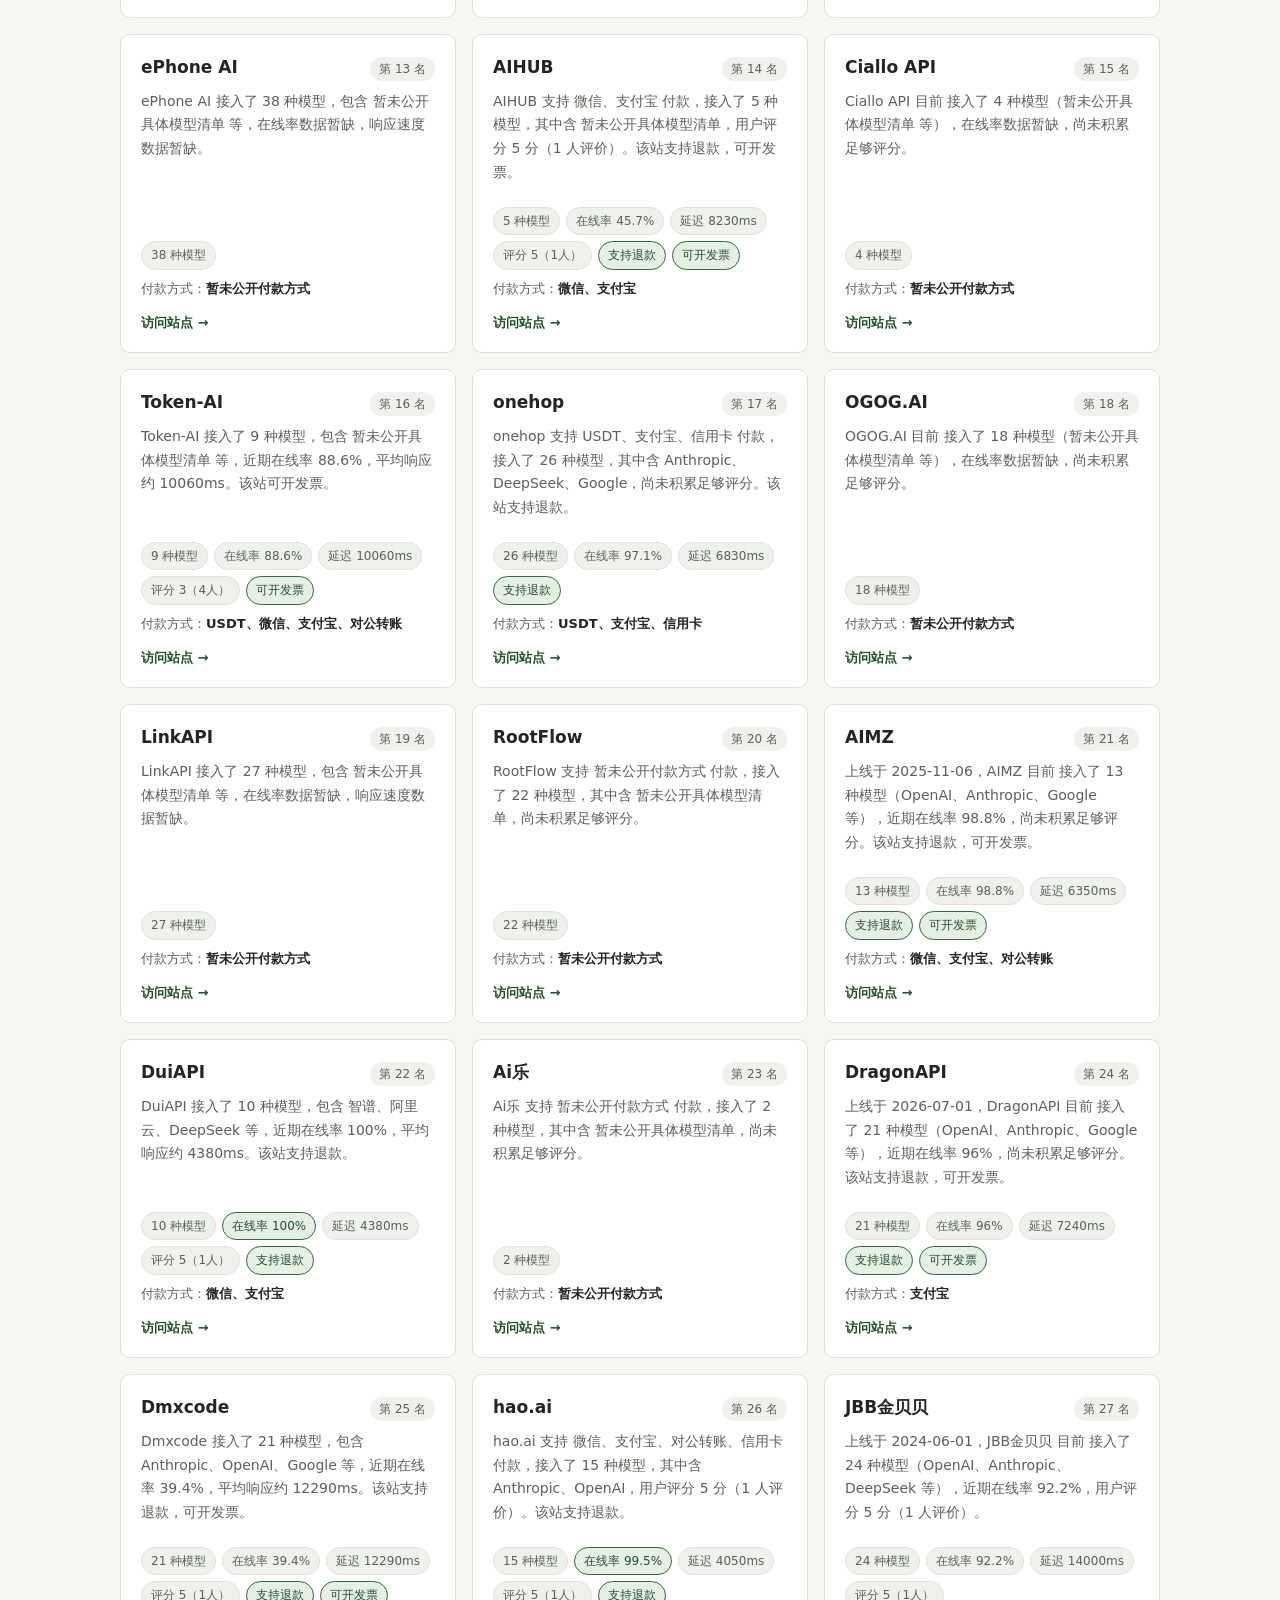
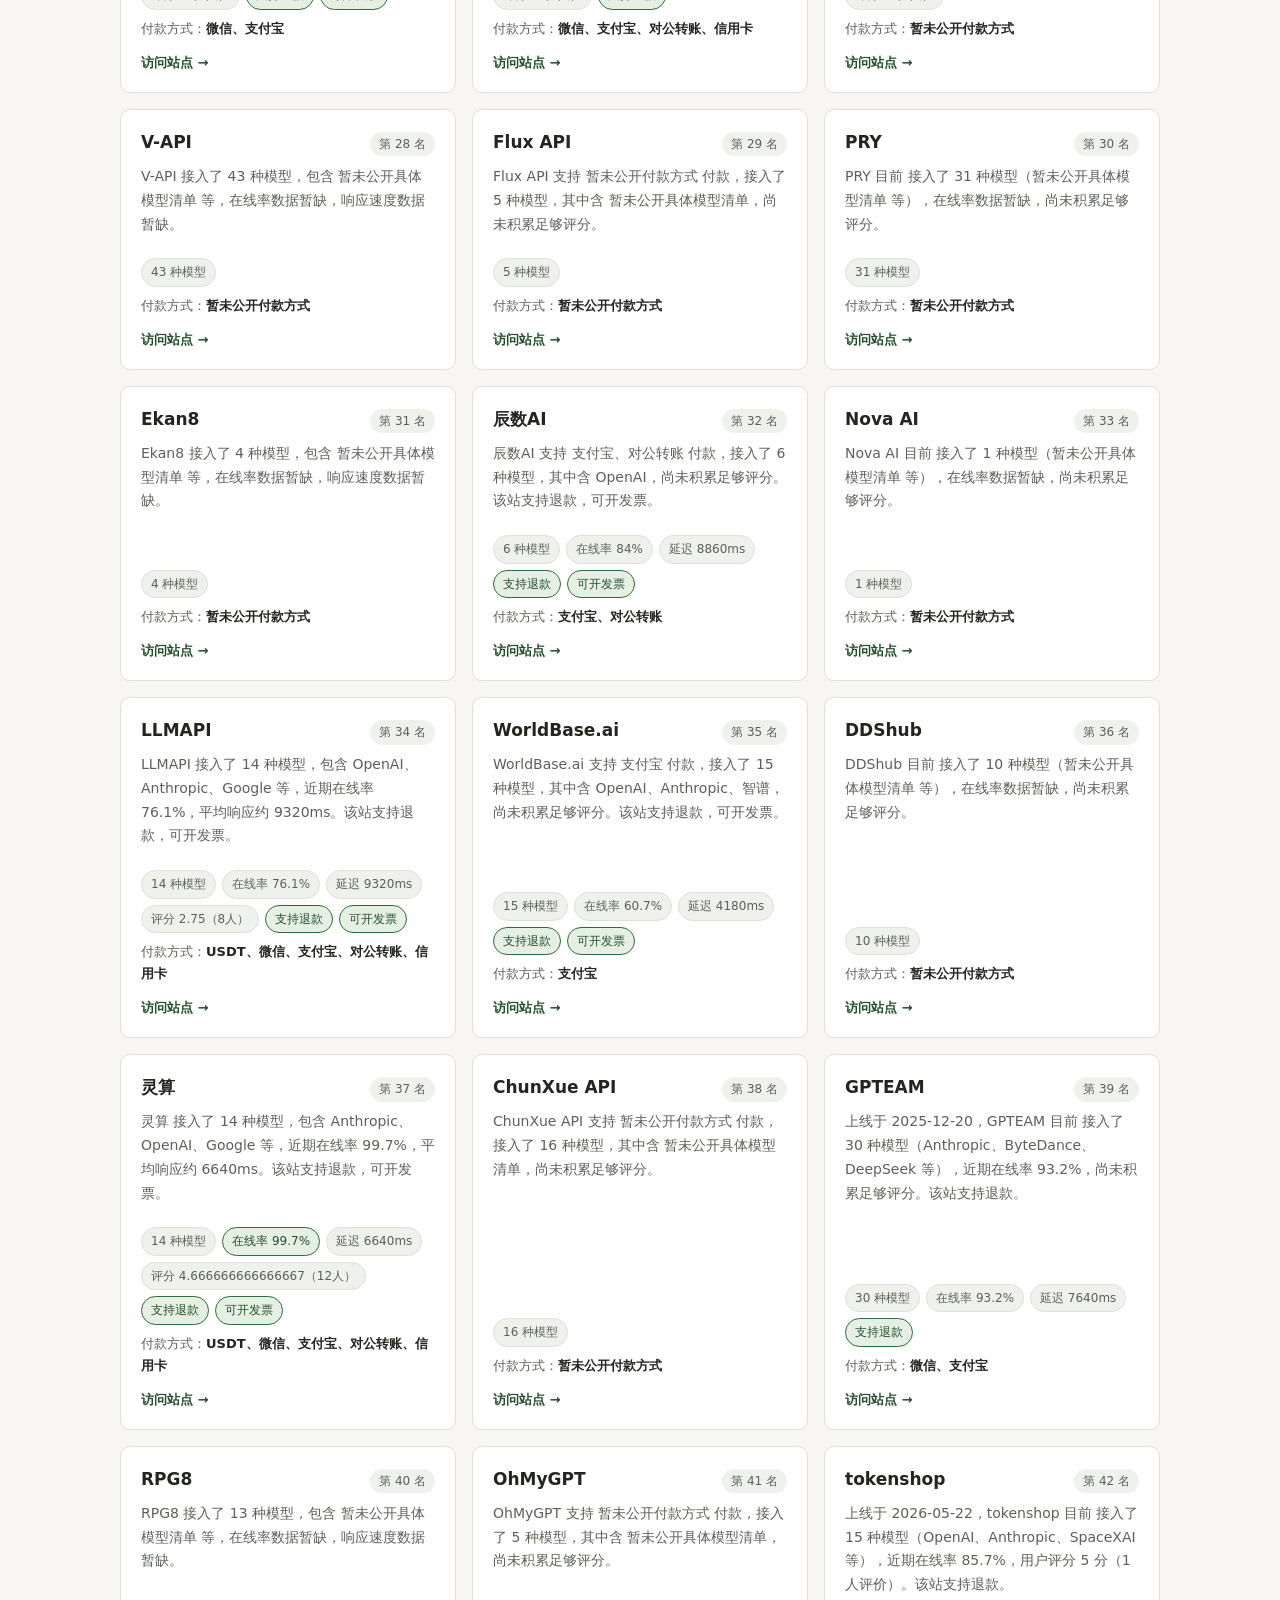
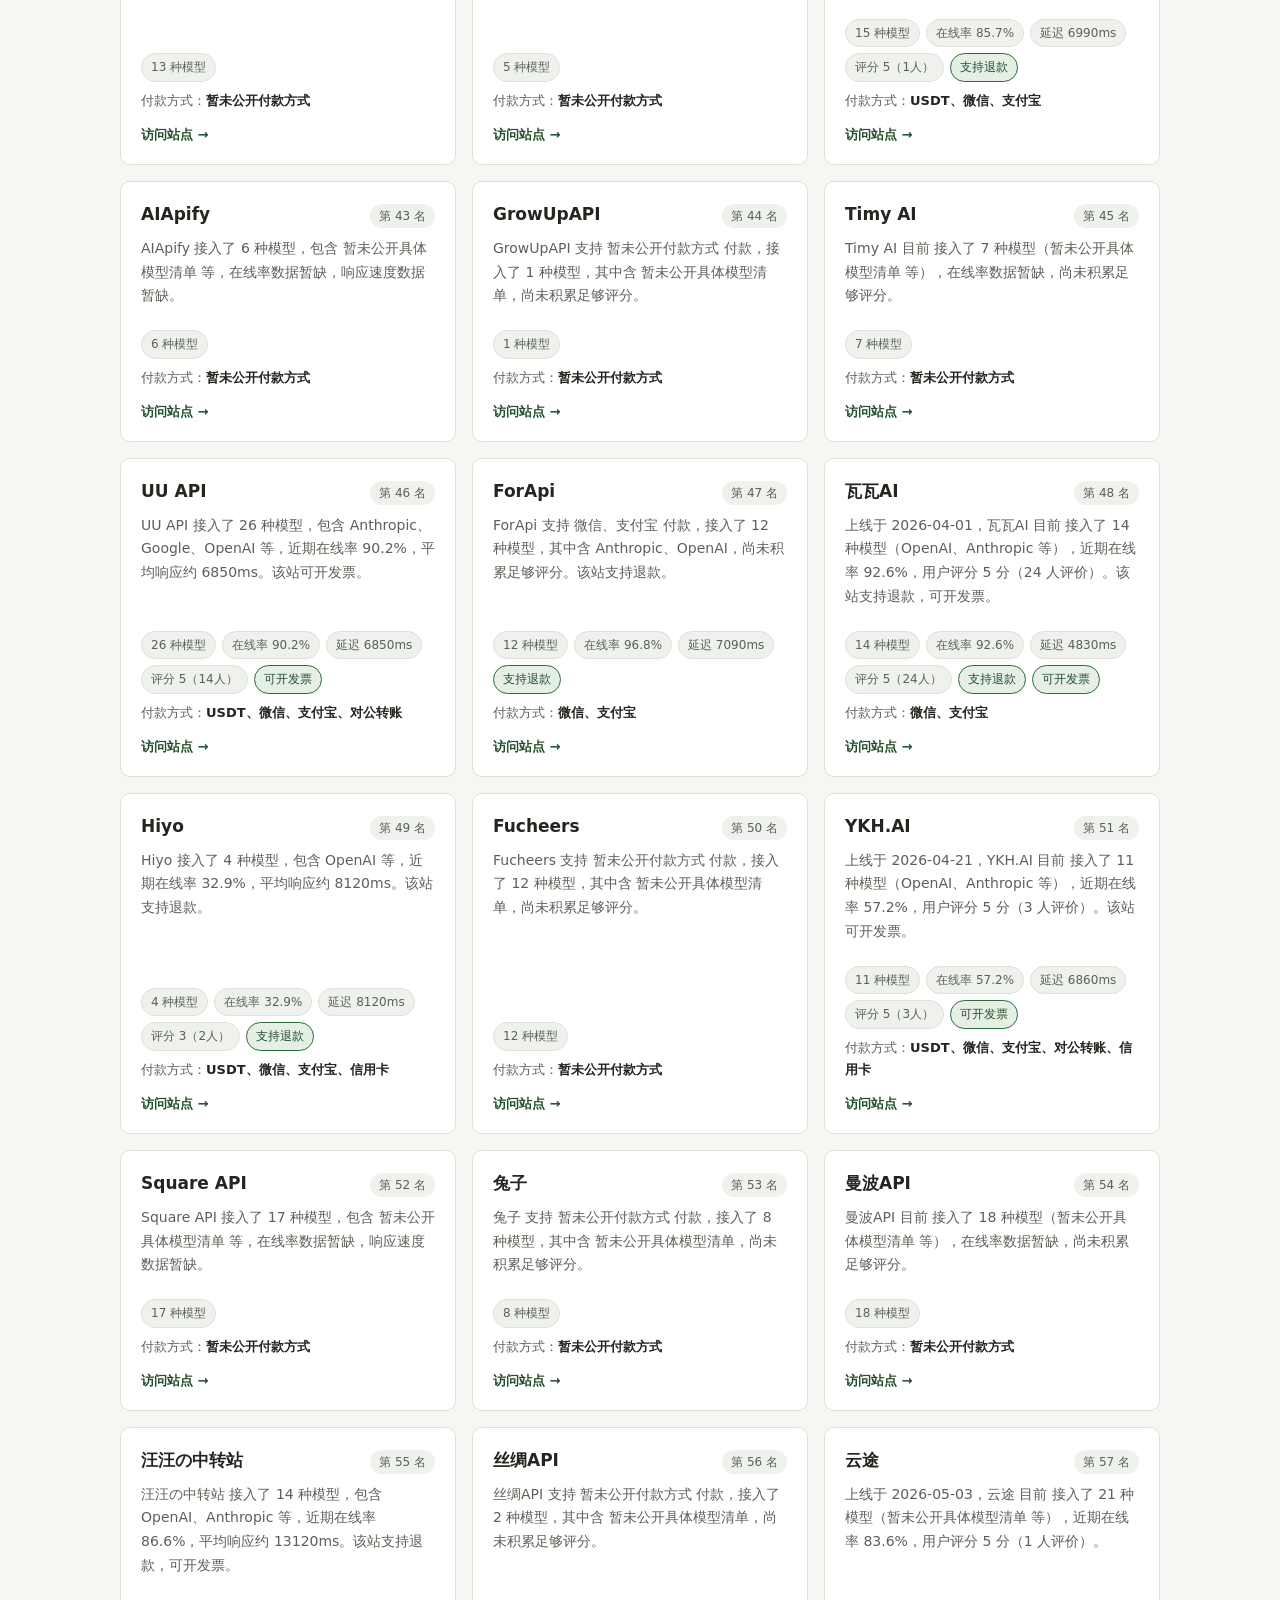
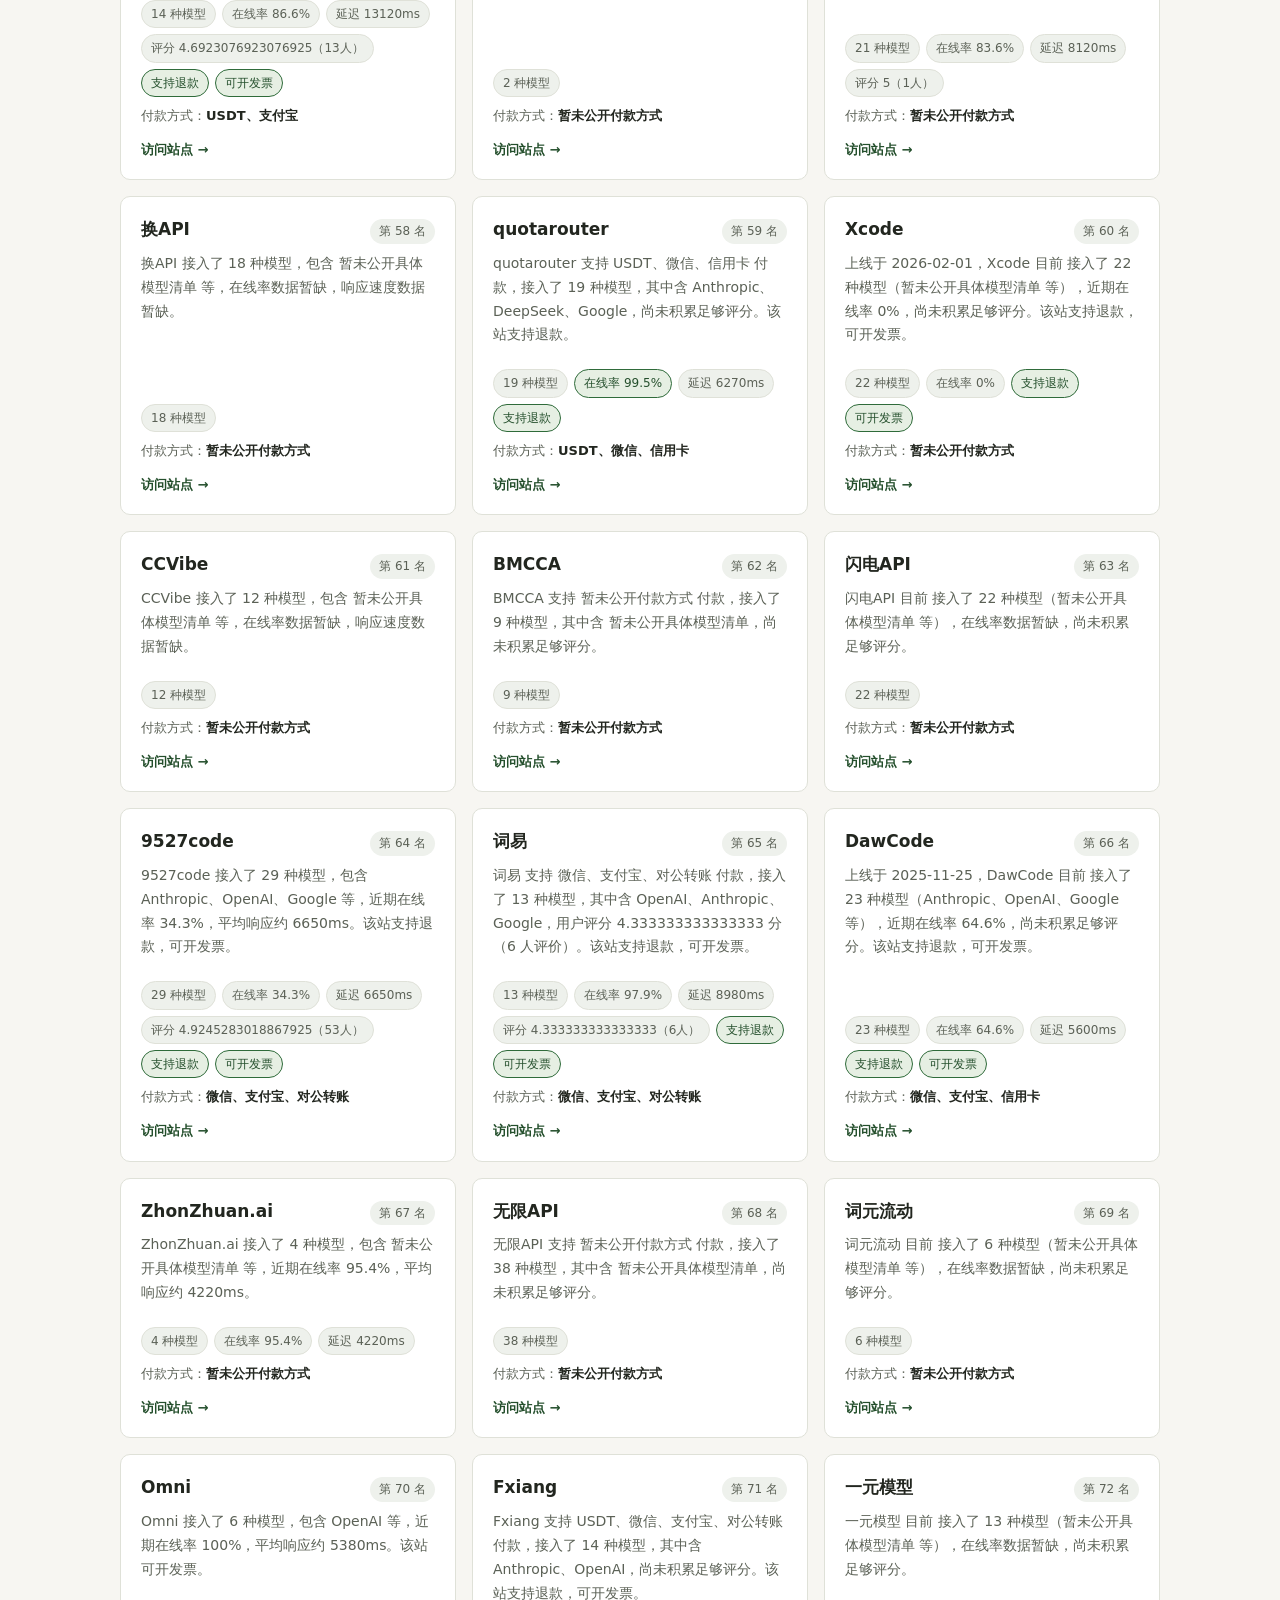
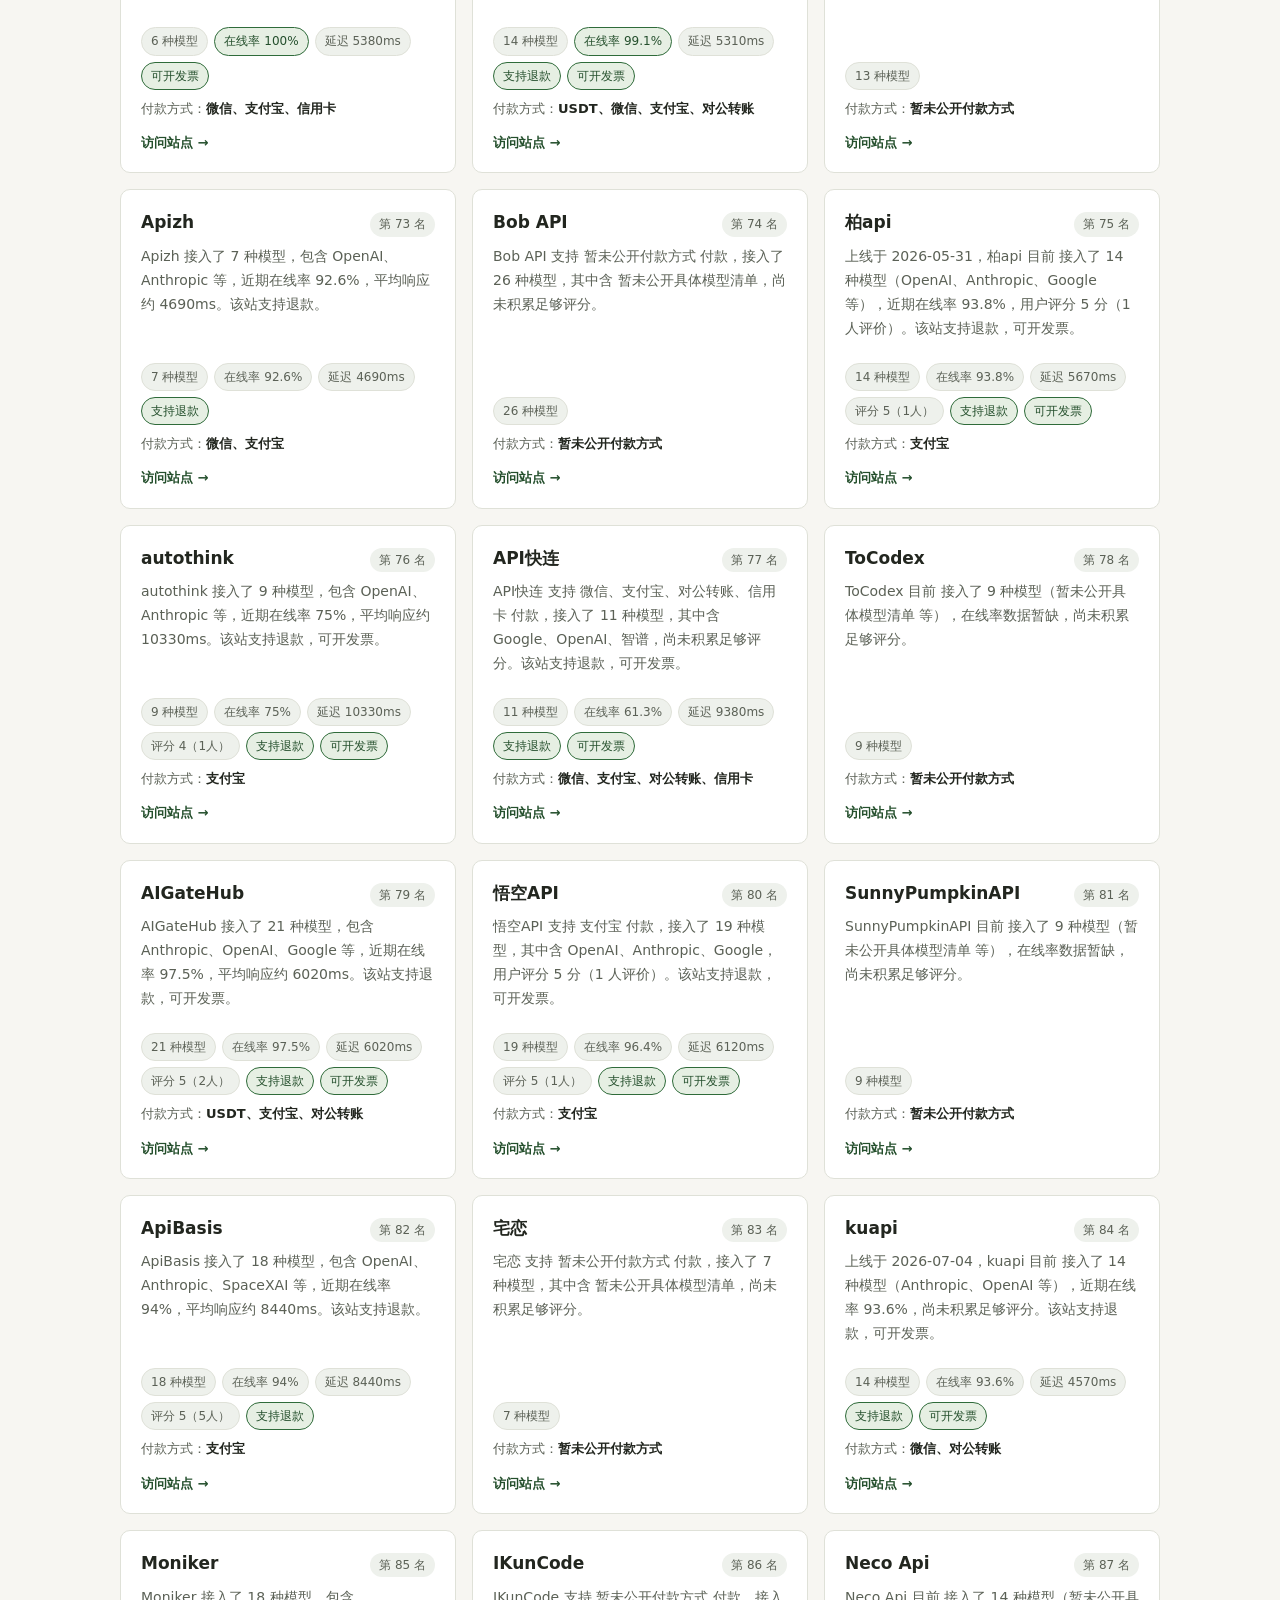
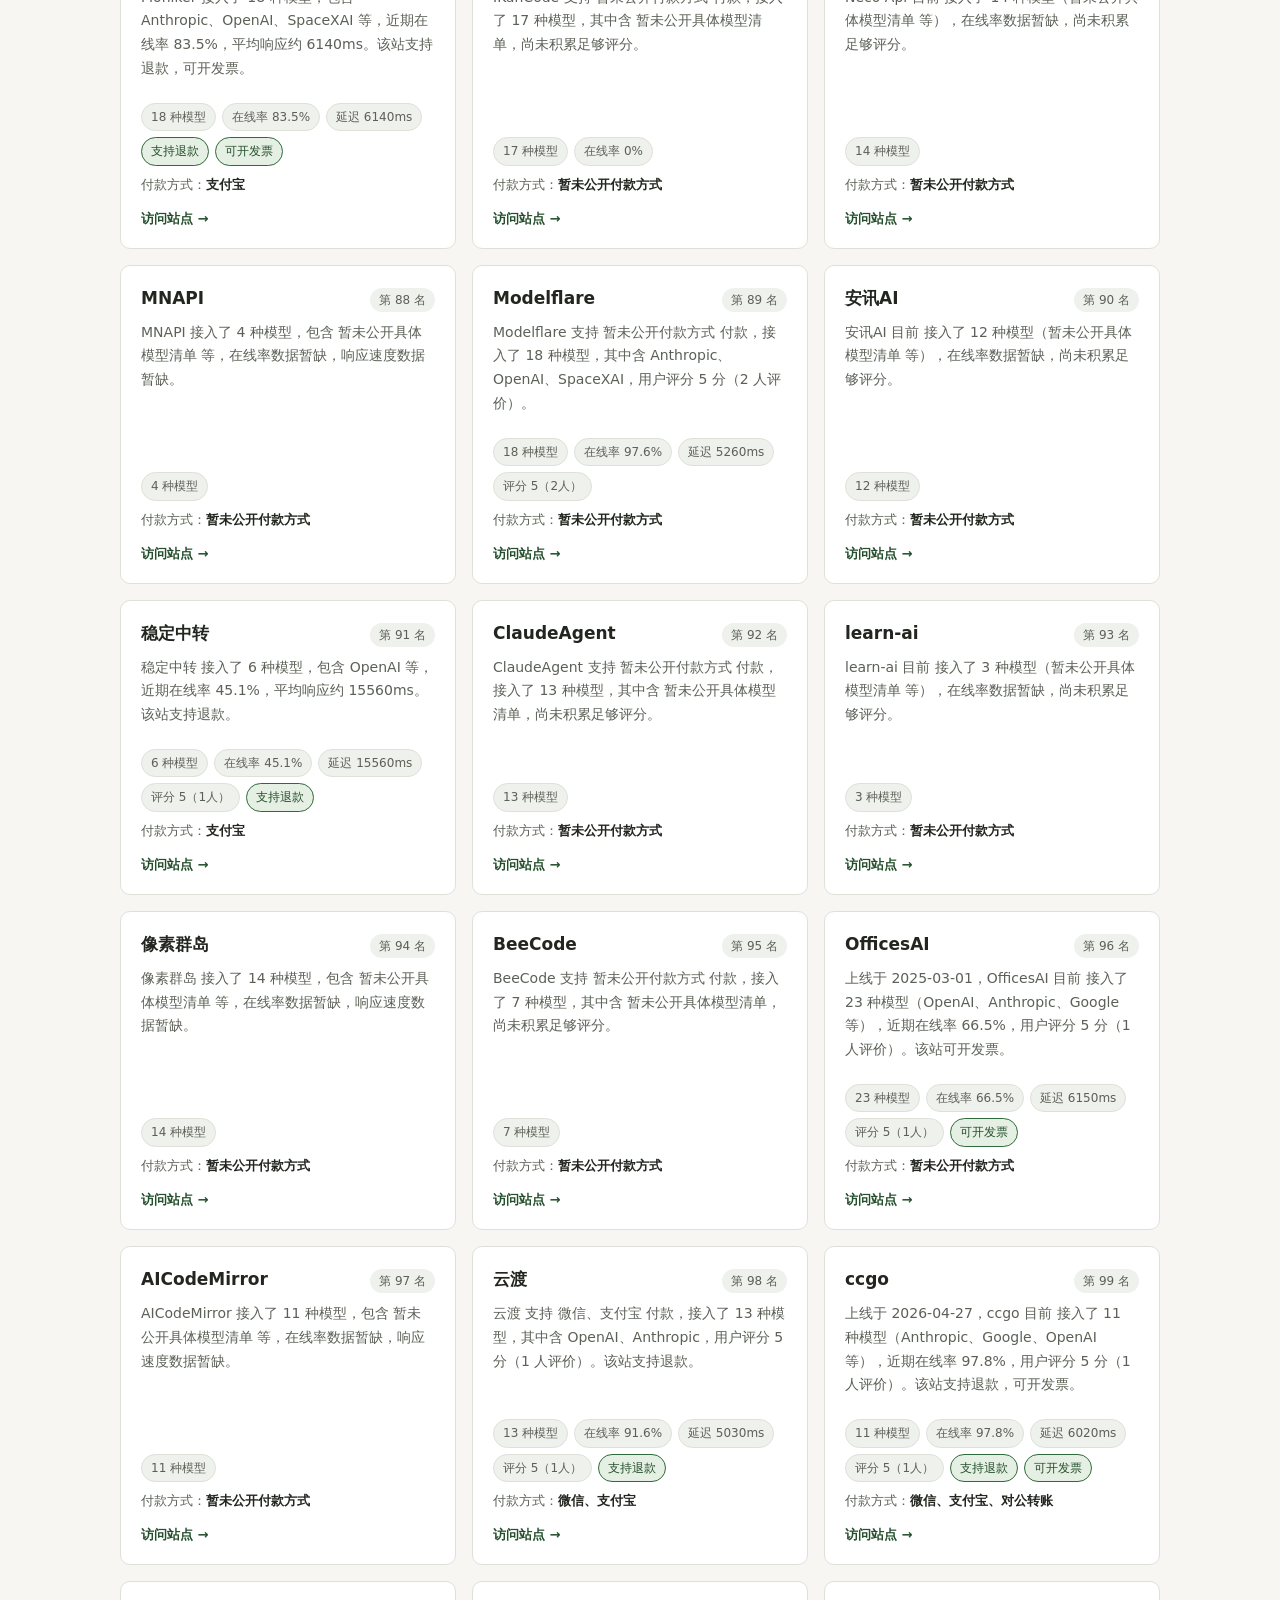
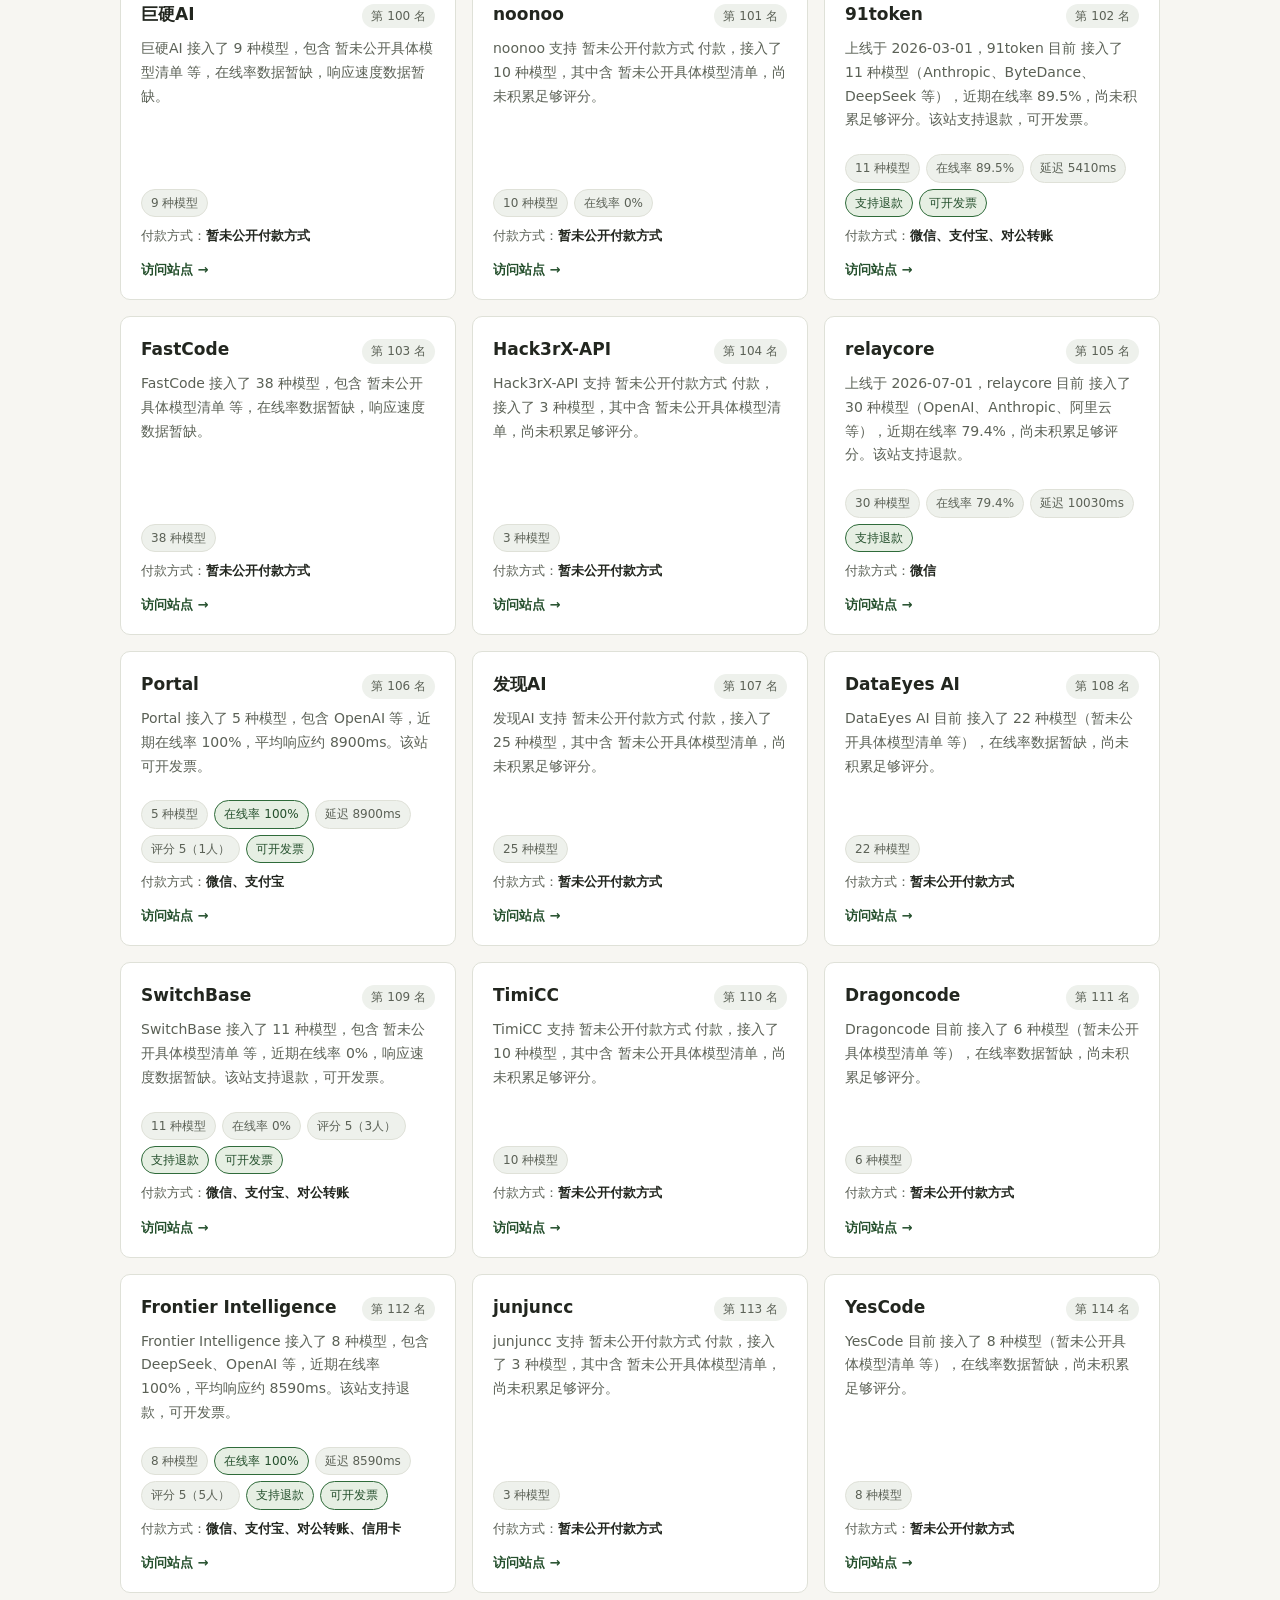
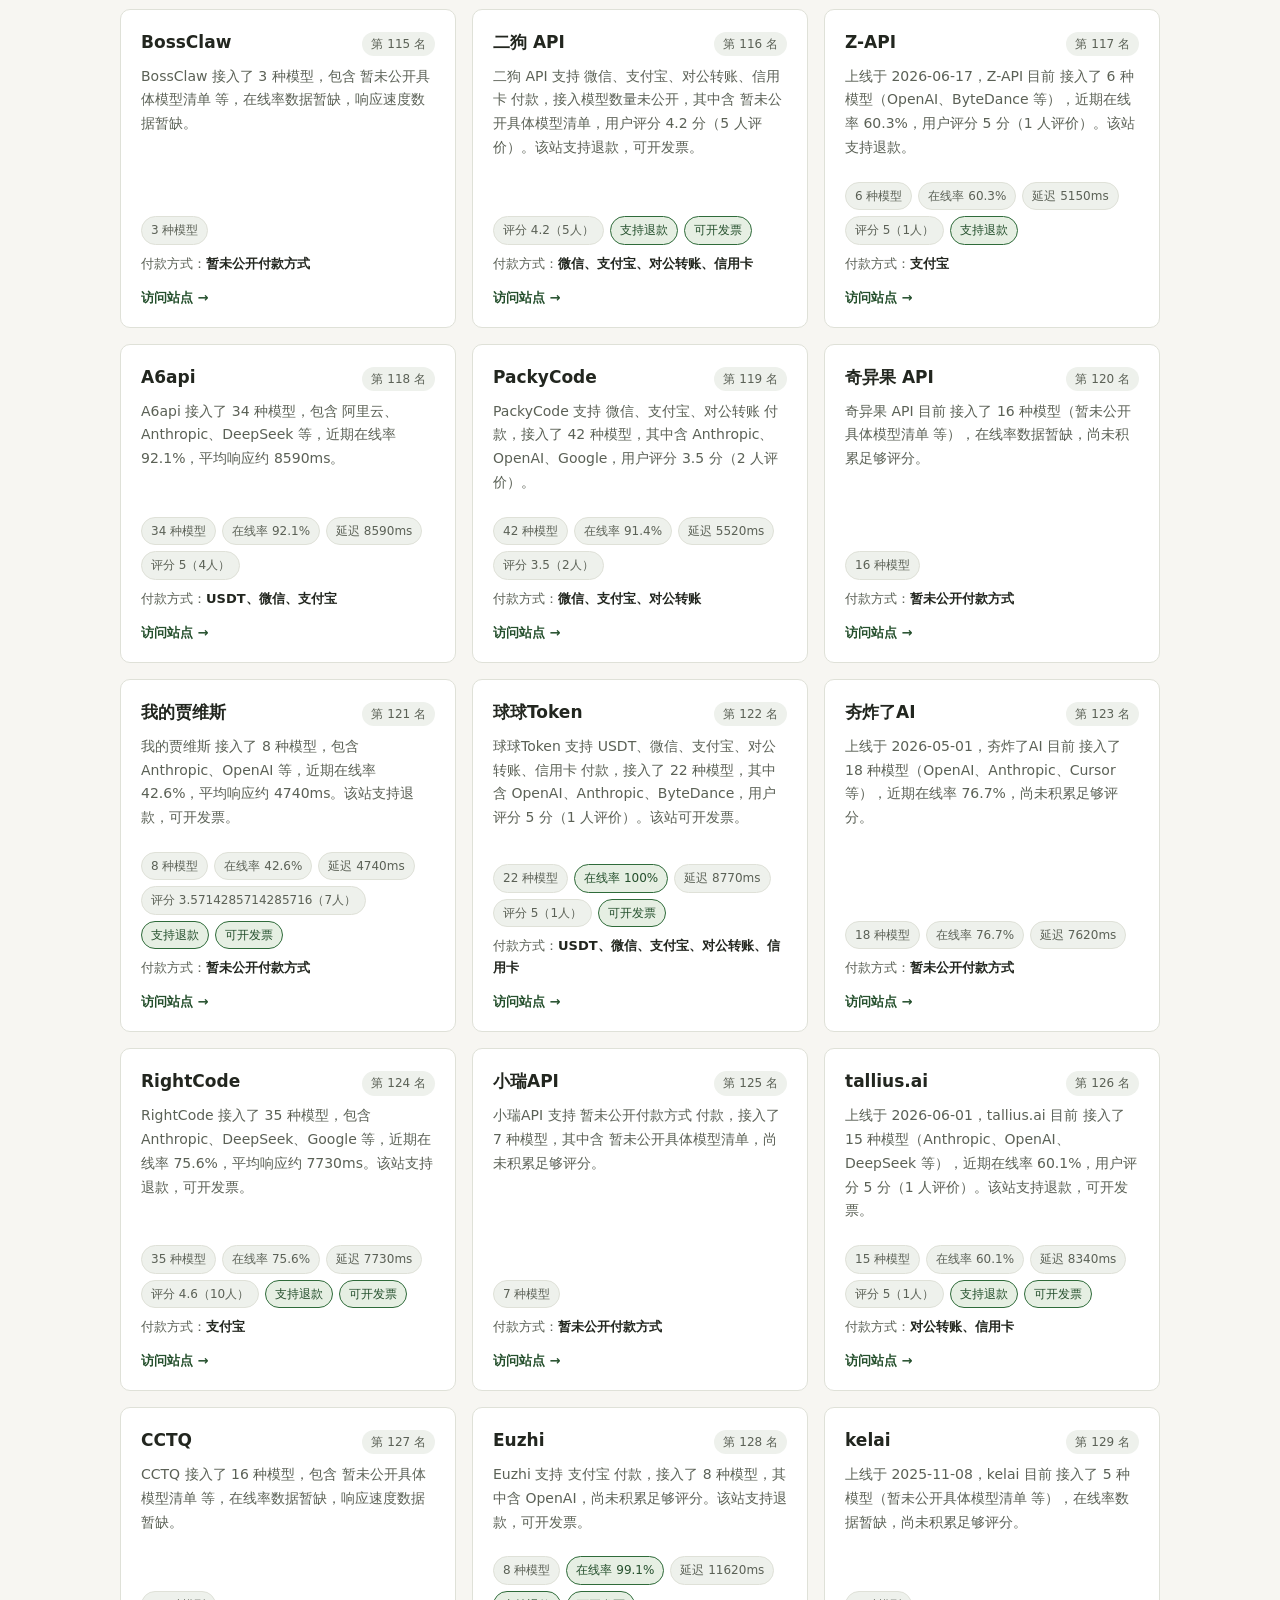
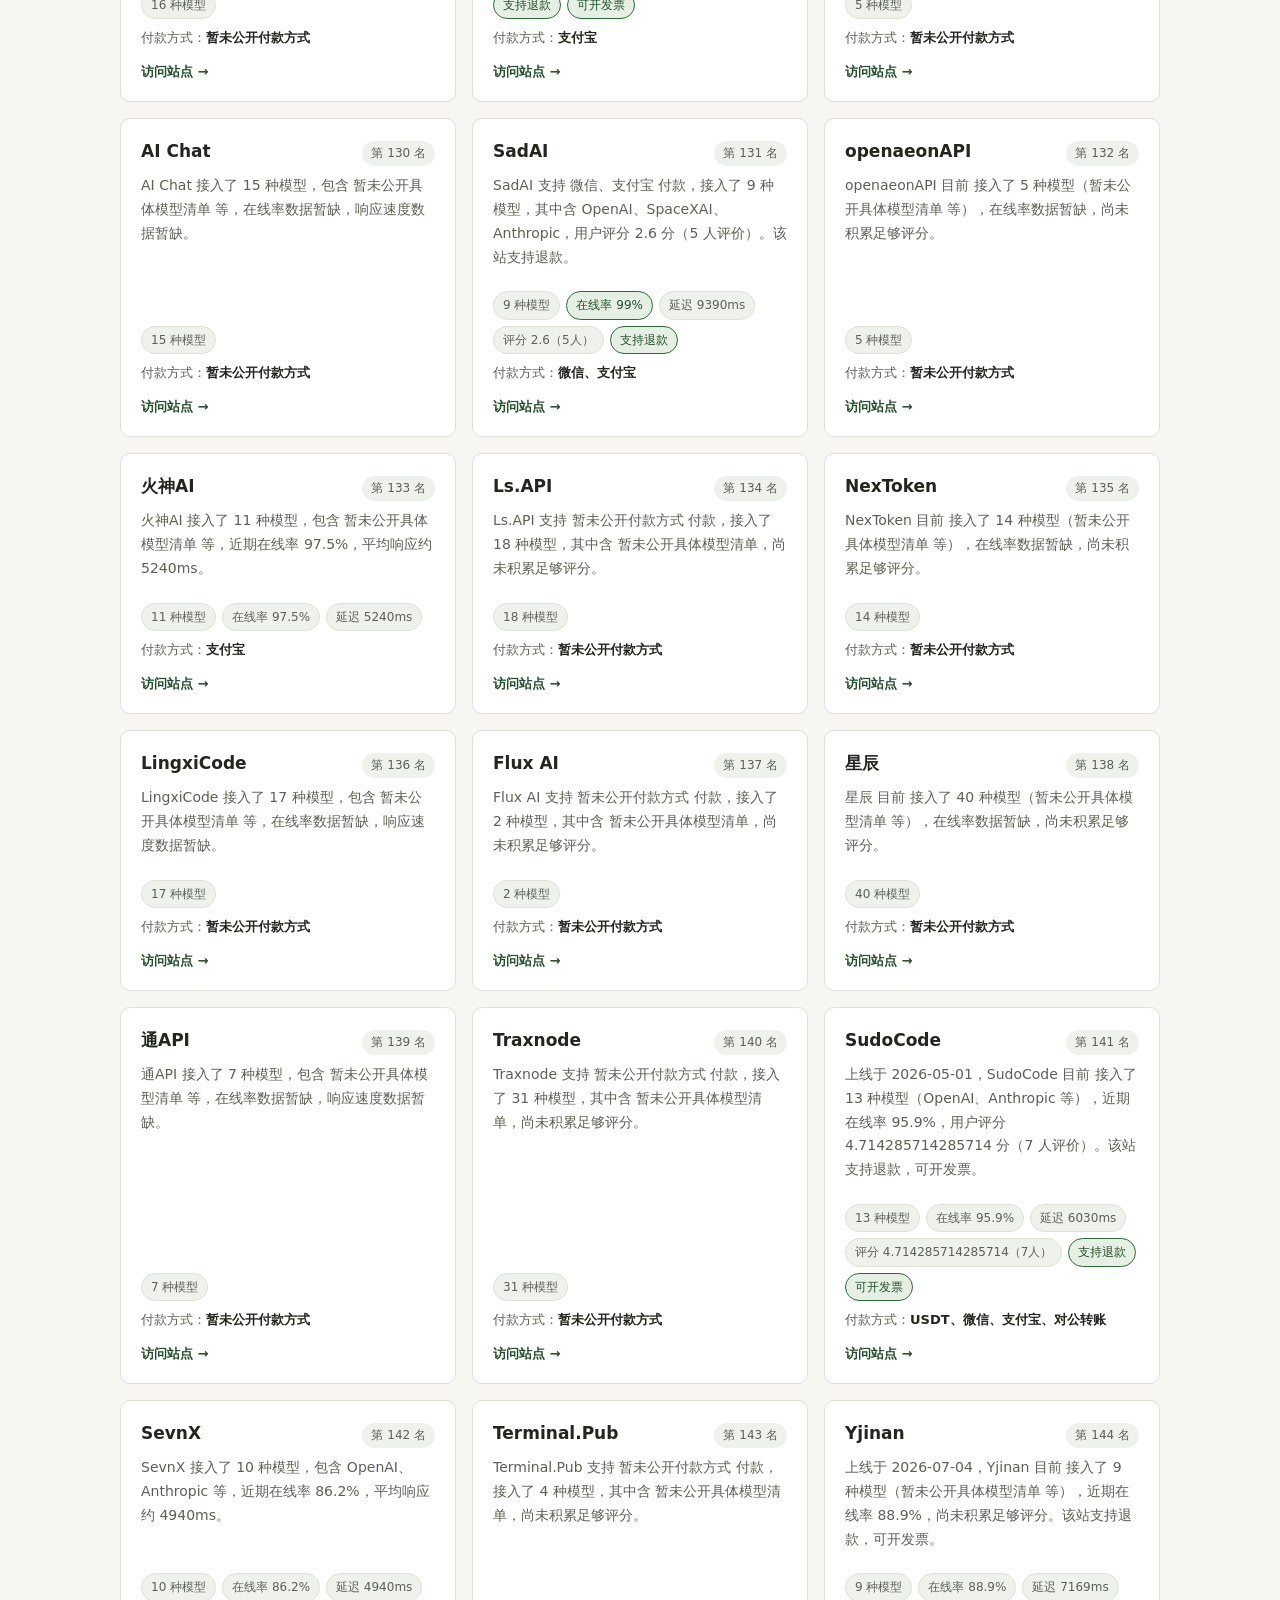
<file: stations/index.html>
<!doctype html>
<html lang="zh-CN">
<head>
<meta charset="utf-8">
<meta name="viewport" content="width=device-width, initial-scale=1">
<title>AI API 中转站推荐榜 Top 200（2026-09-19 更新）| AI中转站推荐</title>
<meta name="description" content="收录 200 家 AI API 中转站，按模型覆盖数、在线率、延迟、用户评分整理，含支付方式与退款/发票信息，方便挑选前先做对比。">
<link rel="canonical" href="https://aituijian.github.io/stations/">
<meta name="robots" content="index,follow">
<meta property="og:type" content="website">
<meta property="og:title" content="AI API 中转站推荐榜 Top 200">
<meta property="og:description" content="收录 200 家 AI API 中转站，按模型覆盖数、在线率、延迟、用户评分整理，方便对比挑选。">
<meta property="og:url" content="https://aituijian.github.io/stations/">
<link rel="icon" href="/assets/favicon.svg" type="image/svg+xml">
<link rel="stylesheet" href="/assets/style.css">
<script type="application/ld+json">{"@context": "https://schema.org", "@type": "ItemList", "name": "AI API 中转站推荐榜", "numberOfItems": 200, "itemListElement": [{"@type": "ListItem", "position": 1, "url": "https://www.hvoyai.com/sites/claudecntop/", "name": "ClaudeCN"}, {"@type": "ListItem", "position": 2, "url": "https://www.hvoyai.com/sites/tianshuorg/", "name": "天枢"}, {"@type": "ListItem", "position": 3, "url": "https://www.hvoyai.com/sites/max20cn/", "name": "baby"}, {"@type": "ListItem", "position": 4, "url": "https://www.hvoyai.com/sites/aixem8k5top/", "name": "xem中转站"}, {"@type": "ListItem", "position": 5, "url": "https://www.hvoyai.com/sites/easytokencom/", "name": "EasyToken"}, {"@type": "ListItem", "position": 6, "url": "https://www.hvoyai.com/sites/mxfreecodesonlinedev/", "name": "codesonline"}, {"@type": "ListItem", "position": 7, "url": "https://www.hvoyai.com/sites/unity2ai/", "name": "unity2"}, {"@type": "ListItem", "position": 8, "url": "https://www.hvoyai.com/sites/apixpluseplus/", "name": "数智AI"}, {"@type": "ListItem", "position": 9, "url": "https://www.hvoyai.com/sites/ai17nascom/", "name": "镜核 AI"}, {"@type": "ListItem", "position": 10, "url": "https://www.hvoyai.com/sites/apitryallaicom/", "name": "TryAllAI"}, {"@type": "ListItem", "position": 11, "url": "https://www.hvoyai.com/sites/aibermcom/", "name": "Aiberm"}, {"@type": "ListItem", "position": 12, "url": "https://www.hvoyai.com/sites/aixlyunpro/", "name": "小流云"}, {"@type": "ListItem", "position": 13, "url": "https://www.hvoyai.com/sites/ephoneai/", "name": "ePhone AI"}, {"@type": "ListItem", "position": 14, "url": "https://www.hvoyai.com/sites/aihubtop/", "name": "AIHUB"}, {"@type": "ListItem", "position": 15, "url": "https://www.hvoyai.com/sites/cialloapicn/", "name": "Ciallo API"}, {"@type": "ListItem", "position": 16, "url": "https://www.hvoyai.com/sites/tkenme/", "name": "Token-AI"}, {"@type": "ListItem", "position": 17, "url": "https://www.hvoyai.com/sites/onehopai/", "name": "onehop"}, {"@type": "ListItem", "position": 18, "url": "https://www.hvoyai.com/sites/ogogai/", "name": "OGOG.AI"}, {"@type": "ListItem", "position": 19, "url": "https://www.hvoyai.com/sites/linkapiai/", "name": "LinkAPI"}, {"@type": "ListItem", "position": 20, "url": "https://www.hvoyai.com/sites/apirootflowaicom/", "name": "RootFlow"}, {"@type": "ListItem", "position": 21, "url": "https://www.hvoyai.com/sites/mzlonetop/", "name": "AIMZ"}, {"@type": "ListItem", "position": 22, "url": "https://www.hvoyai.com/sites/duiapicom/", "name": "DuiAPI"}, {"@type": "ListItem", "position": 23, "url": "https://www.hvoyai.com/sites/apilelewebcn/", "name": "Ai乐"}, {"@type": "ListItem", "position": 24, "url": "https://www.hvoyai.com/sites/newapidragon3apicom/", "name": "DragonAPI"}, {"@type": "ListItem", "position": 25, "url": "https://www.hvoyai.com/sites/kuaidmxcodecom/", "name": "Dmxcode"}, {"@type": "ListItem", "position": 26, "url": "https://www.hvoyai.com/sites/haoai/", "name": "hao.ai"}, {"@type": "ListItem", "position": 27, "url": "https://www.hvoyai.com/sites/jbbtcc/", "name": "JBB金贝贝"}, {"@type": "ListItem", "position": 28, "url": "https://www.hvoyai.com/sites/apigptge/", "name": "V-API"}, {"@type": "ListItem", "position": 29, "url": "https://www.hvoyai.com/sites/thestocklistsite/", "name": "Flux API"}, {"@type": "ListItem", "position": 30, "url": "https://www.hvoyai.com/sites/apivipcronddev/", "name": "PRY"}, {"@type": "ListItem", "position": 31, "url": "https://www.hvoyai.com/sites/apiekan8com/", "name": "Ekan8"}, {"@type": "ListItem", "position": 32, "url": "https://www.hvoyai.com/sites/xzgcasia/", "name": "辰数AI"}, {"@type": "ListItem", "position": 33, "url": "https://www.hvoyai.com/sites/apinovacc/", "name": "Nova AI"}, {"@type": "ListItem", "position": 34, "url": "https://www.hvoyai.com/sites/llmapipro/", "name": "LLMAPI"}, {"@type": "ListItem", "position": 35, "url": "https://www.hvoyai.com/sites/worldbaseai/", "name": "WorldBase.ai"}, {"@type": "ListItem", "position": 36, "url": "https://www.hvoyai.com/sites/ddshubcc/", "name": "DDShub"}, {"@type": "ListItem", "position": 37, "url": "https://www.hvoyai.com/sites/lingsuantop/", "name": "灵算"}, {"@type": "ListItem", "position": 38, "url": "https://www.hvoyai.com/sites/chunxueapicom/", "name": "ChunXue API"}, {"@type": "ListItem", "position": 39, "url": "https://www.hvoyai.com/sites/portalgpteamservicescom/", "name": "GPTEAM"}, {"@type": "ListItem", "position": 40, "url": "https://www.hvoyai.com/sites/apirpg8cn/", "name": "RPG8"}, {"@type": "ListItem", "position": 41, "url": "https://www.hvoyai.com/sites/xdogenetwin/", "name": "OhMyGPT"}, {"@type": "ListItem", "position": 42, "url": "https://www.hvoyai.com/sites/tokenshophomes/", "name": "tokenshop"}, {"@type": "ListItem", "position": 43, "url": "https://www.hvoyai.com/sites/aiapifycom/", "name": "AIApify"}, {"@type": "ListItem", "position": 44, "url": "https://www.hvoyai.com/sites/growupapiltd/", "name": "GrowUpAPI"}, {"@type": "ListItem", "position": 45, "url": "https://www.hvoyai.com/sites/timyaicom/", "name": "Timy AI"}, {"@type": "ListItem", "position": 46, "url": "https://www.hvoyai.com/sites/uuapinet/", "name": "UU API"}, {"@type": "ListItem", "position": 47, "url": "https://www.hvoyai.com/sites/forapiai/", "name": "ForApi"}, {"@type": "ListItem", "position": 48, "url": "https://www.hvoyai.com/sites/wawapitop/", "name": "瓦瓦AI"}, {"@type": "ListItem", "position": 49, "url": "https://www.hvoyai.com/sites/codexhiyotop/", "name": "Hiyo"}, {"@type": "ListItem", "position": 50, "url": "https://www.hvoyai.com/sites/fucheerstop/", "name": "Fucheers"}, {"@type": "ListItem", "position": 51, "url": "https://www.hvoyai.com/sites/apiykhai/", "name": "YKH.AI"}, {"@type": "ListItem", "position": 52, "url": "https://www.hvoyai.com/sites/apisquarefaceiconorg/", "name": "Square API"}, {"@type": "ListItem", "position": 53, "url": "https://www.hvoyai.com/sites/apituzicom/", "name": "兔子"}, {"@type": "ListItem", "position": 54, "url": "https://www.hvoyai.com/sites/manbouapicom/", "name": "曼波API"}, {"@type": "ListItem", "position": 55, "url": "https://www.hvoyai.com/sites/apihyhawangcom/", "name": "汪汪の中转站"}, {"@type": "ListItem", "position": 56, "url": "https://www.hvoyai.com/sites/codesilkapicom/", "name": "丝绸API"}, {"@type": "ListItem", "position": 57, "url": "https://www.hvoyai.com/sites/apicloudpassspace/", "name": "云途"}, {"@type": "ListItem", "position": 58, "url": "https://www.hvoyai.com/sites/huanapicom/", "name": "换API"}, {"@type": "ListItem", "position": 59, "url": "https://www.hvoyai.com/sites/quotarouterai/", "name": "quotarouter"}, {"@type": "ListItem", "position": 60, "url": "https://www.hvoyai.com/sites/xcodebest/", "name": "Xcode"}, {"@type": "ListItem", "position": 61, "url": "https://www.hvoyai.com/sites/ccvibecom/", "name": "CCVibe"}, {"@type": "ListItem", "position": 62, "url": "https://www.hvoyai.com/sites/ccamayatoday/", "name": "BMCCA"}, {"@type": "ListItem", "position": 63, "url": "https://www.hvoyai.com/sites/aiflashapitop/", "name": "闪电API"}, {"@type": "ListItem", "position": 64, "url": "https://www.hvoyai.com/sites/9527codes/", "name": "9527code"}, {"@type": "ListItem", "position": 65, "url": "https://www.hvoyai.com/sites/chiyicncom/", "name": "词易"}, {"@type": "ListItem", "position": 66, "url": "https://www.hvoyai.com/sites/dawclaudecodecom/", "name": "DawCode"}, {"@type": "ListItem", "position": 67, "url": "https://www.hvoyai.com/sites/zhonzhuanai/", "name": "ZhonZhuan.ai"}, {"@type": "ListItem", "position": 68, "url": "https://www.hvoyai.com/sites/infaicc/", "name": "无限API"}, {"@type": "ListItem", "position": 69, "url": "https://www.hvoyai.com/sites/tokenfluxdev/", "name": "词元流动"}, {"@type": "ListItem", "position": 70, "url": "https://www.hvoyai.com/sites/aiwelsircom/", "name": "Omni"}, {"@type": "ListItem", "position": 71, "url": "https://www.hvoyai.com/sites/xunsuantop/", "name": "Fxiang"}, {"@type": "ListItem", "position": 72, "url": "https://www.hvoyai.com/sites/timesniperclub/", "name": "一元模型"}, {"@type": "ListItem", "position": 73, "url": "https://www.hvoyai.com/sites/apizhnet/", "name": "Apizh"}, {"@type": "ListItem", "position": 74, "url": "https://www.hvoyai.com/sites/bobdongcn/", "name": "Bob API"}, {"@type": "ListItem", "position": 75, "url": "https://www.hvoyai.com/sites/byeapitop/", "name": "柏api"}, {"@type": "ListItem", "position": 76, "url": "https://www.hvoyai.com/sites/apiautothinkspace/", "name": "autothink"}, {"@type": "ListItem", "position": 77, "url": "https://www.hvoyai.com/sites/apiklcom/", "name": "API快连"}, {"@type": "ListItem", "position": 78, "url": "https://www.hvoyai.com/sites/usertocodexcom/", "name": "ToCodex"}, {"@type": "ListItem", "position": 79, "url": "https://www.hvoyai.com/sites/apivllmproxycom/", "name": "AIGateHub"}, {"@type": "ListItem", "position": 80, "url": "https://www.hvoyai.com/sites/wkapivip/", "name": "悟空API"}, {"@type": "ListItem", "position": 81, "url": "https://www.hvoyai.com/sites/guaguaguauk/", "name": "SunnyPumpkinAPI"}, {"@type": "ListItem", "position": 82, "url": "https://www.hvoyai.com/sites/apibasiscom/", "name": "ApiBasis"}, {"@type": "ListItem", "position": 83, "url": "https://www.hvoyai.com/sites/azzlapivip/", "name": "宅恋"}, {"@type": "ListItem", "position": 84, "url": "https://www.hvoyai.com/sites/kuapicc/", "name": "kuapi"}, {"@type": "ListItem", "position": 85, "url": "https://www.hvoyai.com/sites/aimonikertop/", "name": "Moniker"}, {"@type": "ListItem", "position": 86, "url": "https://www.hvoyai.com/sites/apiikuncodecc/", "name": "IKunCode"}, {"@type": "ListItem", "position": 87, "url": "https://www.hvoyai.com/sites/apisbbbbbbbbbxyz/", "name": "Neco Api"}, {"@type": "ListItem", "position": 88, "url": "https://www.hvoyai.com/sites/mnapicom/", "name": "MNAPI"}, {"@type": "ListItem", "position": 89, "url": "https://www.hvoyai.com/sites/originmodelflaredev/", "name": "Modelflare"}, {"@type": "ListItem", "position": 90, "url": "https://www.hvoyai.com/sites/aianxidccom/", "name": "安讯AI"}, {"@type": "ListItem", "position": 91, "url": "https://www.hvoyai.com/sites/xnfiq104an1x80scom/", "name": "稳定中转"}, {"@type": "ListItem", "position": 92, "url": "https://www.hvoyai.com/sites/claudeagentcomcn/", "name": "ClaudeAgent"}, {"@type": "ListItem", "position": 93, "url": "https://www.hvoyai.com/sites/freelearnaitop/", "name": "learn-ai"}, {"@type": "ListItem", "position": 94, "url": "https://www.hvoyai.com/sites/apishiyutvcn/", "name": "像素群岛"}, {"@type": "ListItem", "position": 95, "url": "https://www.hvoyai.com/sites/beecodecc/", "name": "BeeCode"}, {"@type": "ListItem", "position": 96, "url": "https://www.hvoyai.com/sites/officesaitop/", "name": "OfficesAI"}, {"@type": "ListItem", "position": 97, "url": "https://www.hvoyai.com/sites/apiaicodemirrorcom/", "name": "AICodeMirror"}, {"@type": "ListItem", "position": 98, "url": "https://www.hvoyai.com/sites/yundulat/", "name": "云渡"}, {"@type": "ListItem", "position": 99, "url": "https://www.hvoyai.com/sites/ccgoaicom/", "name": "ccgo"}, {"@type": "ListItem", "position": 100, "url": "https://www.hvoyai.com/sites/apidiscordtoolvip/", "name": "巨硬AI"}, {"@type": "ListItem", "position": 101, "url": "https://www.hvoyai.com/sites/noonooai/", "name": "noonoo"}, {"@type": "ListItem", "position": 102, "url": "https://www.hvoyai.com/sites/91tokencom/", "name": "91token"}, {"@type": "ListItem", "position": 103, "url": "https://www.hvoyai.com/sites/apitimebackwardcom/", "name": "FastCode"}, {"@type": "ListItem", "position": 104, "url": "https://www.hvoyai.com/sites/apihack3rxcn/", "name": "Hack3rX-API"}, {"@type": "ListItem", "position": 105, "url": "https://www.hvoyai.com/sites/relaycorecn/", "name": "relaycore"}, {"@type": "ListItem", "position": 106, "url": "https://www.hvoyai.com/sites/portal123top/", "name": "Portal"}, {"@type": "ListItem", "position": 107, "url": "https://www.hvoyai.com/sites/findcgcom/", "name": "发现AI"}, {"@type": "ListItem", "position": 108, "url": "https://www.hvoyai.com/sites/dataeyesai/", "name": "DataEyes AI"}, {"@type": "ListItem", "position": 109, "url": "https://www.hvoyai.com/sites/switchbasevip/", "name": "SwitchBase"}, {"@type": "ListItem", "position": 110, "url": "https://www.hvoyai.com/sites/timicccom/", "name": "TimiCC"}, {"@type": "ListItem", "position": 111, "url": "https://www.hvoyai.com/sites/dragoncodecodes/", "name": "Dragoncode"}, {"@type": "ListItem", "position": 112, "url": "https://www.hvoyai.com/sites/apifrontierintelligencetech/", "name": "Frontier Intelligence"}, {"@type": "ListItem", "position": 113, "url": "https://www.hvoyai.com/sites/newapijunjunsite/", "name": "junjuncc"}, {"@type": "ListItem", "position": 114, "url": "https://www.hvoyai.com/sites/coyesvg/", "name": "YesCode"}, {"@type": "ListItem", "position": 115, "url": "https://www.hvoyai.com/sites/bossclaworg/", "name": "BossClaw"}, {"@type": "ListItem", "position": 116, "url": "https://www.hvoyai.com/sites/ergouapicom/", "name": "二狗 API"}, {"@type": "ListItem", "position": 117, "url": "https://www.hvoyai.com/sites/apitmlabstore/", "name": "Z-API"}, {"@type": "ListItem", "position": 118, "url": "https://www.hvoyai.com/sites/a6apicom/", "name": "A6api"}, {"@type": "ListItem", "position": 119, "url": "https://www.hvoyai.com/sites/packyapiai/", "name": "PackyCode"}, {"@type": "ListItem", "position": 120, "url": "https://www.hvoyai.com/sites/apiqiyiguouk/", "name": "奇异果 API"}, {"@type": "ListItem", "position": 121, "url": "https://www.hvoyai.com/sites/apiaijwscom/", "name": "我的贾维斯"}, {"@type": "ListItem", "position": 122, "url": "https://www.hvoyai.com/sites/qiuqiutokencom/", "name": "球球Token"}, {"@type": "ListItem", "position": 123, "url": "https://www.hvoyai.com/sites/apihangzhalecom/", "name": "夯炸了AI"}, {"@type": "ListItem", "position": 124, "url": "https://www.hvoyai.com/sites/rightcodes/", "name": "RightCode"}, {"@type": "ListItem", "position": 125, "url": "https://www.hvoyai.com/sites/xiaoruiapicc/", "name": "小瑞API"}, {"@type": "ListItem", "position": 126, "url": "https://www.hvoyai.com/sites/apitalliusai/", "name": "tallius.ai"}, {"@type": "ListItem", "position": 127, "url": "https://www.hvoyai.com/sites/codeb886top/", "name": "CCTQ"}, {"@type": "ListItem", "position": 128, "url": "https://www.hvoyai.com/sites/apieuzhicom/", "name": "Euzhi"}, {"@type": "ListItem", "position": 129, "url": "https://www.hvoyai.com/sites/kelaiapicc/", "name": "kelai"}, {"@type": "ListItem", "position": 130, "url": "https://www.hvoyai.com/sites/chatekticc/", "name": "AI Chat"}, {"@type": "ListItem", "position": 131, "url": "https://www.hvoyai.com/sites/sadaicc/", "name": "SadAI"}, {"@type": "ListItem", "position": 132, "url": "https://www.hvoyai.com/sites/apiopenaeonai/", "name": "openaeonAPI"}, {"@type": "ListItem", "position": 133, "url": "https://www.hvoyai.com/sites/huoshenaicom/", "name": "火神AI"}, {"@type": "ListItem", "position": 134, "url": "https://www.hvoyai.com/sites/callxyqxyz/", "name": "Ls.API"}, {"@type": "ListItem", "position": 135, "url": "https://www.hvoyai.com/sites/nextokenonline/", "name": "NexToken"}, {"@type": "ListItem", "position": 136, "url": "https://www.hvoyai.com/sites/new050602xyz/", "name": "LingxiCode"}, {"@type": "ListItem", "position": 137, "url": "https://www.hvoyai.com/sites/ususclaudeus/", "name": "Flux AI"}, {"@type": "ListItem", "position": 138, "url": "https://www.hvoyai.com/sites/aicentoshk/", "name": "星辰"}, {"@type": "ListItem", "position": 139, "url": "https://www.hvoyai.com/sites/tongapicom/", "name": "通API"}, {"@type": "ListItem", "position": 140, "url": "https://www.hvoyai.com/sites/traxnodecom/", "name": "Traxnode"}, {"@type": "ListItem", "position": 141, "url": "https://www.hvoyai.com/sites/sudocodechat/", "name": "SudoCode"}, {"@type": "ListItem", "position": 142, "url": "https://www.hvoyai.com/sites/sevnxone/", "name": "SevnX"}, {"@type": "ListItem", "position": 143, "url": "https://www.hvoyai.com/sites/terminalpub/", "name": "Terminal.Pub"}, {"@type": "ListItem", "position": 144, "url": "https://www.hvoyai.com/sites/sapiyujinancn/", "name": "Yjinan"}, {"@type": "ListItem", "position": 145, "url": "https://www.hvoyai.com/sites/subrouterai/", "name": "SubRouter"}, {"@type": "ListItem", "position": 146, "url": "https://www.hvoyai.com/sites/muemodtop/", "name": "木易(MueMod)"}, {"@type": "ListItem", "position": 147, "url": "https://www.hvoyai.com/sites/sparkcodetop/", "name": "SparkCode"}, {"@type": "ListItem", "position": 148, "url": "https://www.hvoyai.com/sites/patewayai/", "name": "PatewayAI"}, {"@type": "ListItem", "position": 149, "url": "https://www.hvoyai.com/sites/anpinai/", "name": "AnPin AI"}, {"@type": "ListItem", "position": 150, "url": "https://www.hvoyai.com/sites/fushengyunsuancom/", "name": "浮生云算"}, {"@type": "ListItem", "position": 151, "url": "https://www.hvoyai.com/sites/bmaikun8vip/", "name": "北妈AI"}, {"@type": "ListItem", "position": 152, "url": "https://www.hvoyai.com/sites/apiportercom/", "name": "Apiporter"}, {"@type": "ListItem", "position": 153, "url": "https://www.hvoyai.com/sites/fastaitokencom/", "name": "FastAIToken"}, {"@type": "ListItem", "position": 154, "url": "https://www.hvoyai.com/sites/ailuminaicc/", "name": "Lumin AI"}, {"@type": "ListItem", "position": 155, "url": "https://www.hvoyai.com/sites/cunai/", "name": "CUN.ai"}, {"@type": "ListItem", "position": 156, "url": "https://www.hvoyai.com/sites/apiddtcom/", "name": "DDTokens"}, {"@type": "ListItem", "position": 157, "url": "https://www.hvoyai.com/sites/apiowlaitech/", "name": "Owl AI"}, {"@type": "ListItem", "position": 158, "url": "https://www.hvoyai.com/sites/torchaiai/", "name": "TorchApi"}, {"@type": "ListItem", "position": 159, "url": "https://www.hvoyai.com/sites/vibesubsapicom/", "name": "Vibe SubsAPI"}, {"@type": "ListItem", "position": 160, "url": "https://www.hvoyai.com/sites/jiekouai/", "name": "接口AI"}, {"@type": "ListItem", "position": 161, "url": "https://www.hvoyai.com/sites/autorouterio/", "name": "AutoRouter"}, {"@type": "ListItem", "position": 162, "url": "https://www.hvoyai.com/sites/apibai/", "name": "B.AI"}, {"@type": "ListItem", "position": 163, "url": "https://www.hvoyai.com/sites/modcontop/", "name": "ModCon"}, {"@type": "ListItem", "position": 164, "url": "https://www.hvoyai.com/sites/aiztokendev/", "name": "zToken"}, {"@type": "ListItem", "position": 165, "url": "https://www.hvoyai.com/sites/poolaionline/", "name": "PoolAI"}, {"@type": "ListItem", "position": 166, "url": "https://www.hvoyai.com/sites/runapico/", "name": "RunAPI"}, {"@type": "ListItem", "position": 167, "url": "https://www.hvoyai.com/sites/kapibalaasia/", "name": "卡皮巴拉API"}, {"@type": "ListItem", "position": 168, "url": "https://www.hvoyai.com/sites/codenewclicom/", "name": "FoxCode"}, {"@type": "ListItem", "position": 169, "url": "https://www.hvoyai.com/sites/zerocodesbs/", "name": "ZeroCode"}, {"@type": "ListItem", "position": 170, "url": "https://www.hvoyai.com/sites/poixecom/", "name": "Poixe AI"}, {"@type": "ListItem", "position": 171, "url": "https://www.hvoyai.com/sites/toknexai/", "name": "Toknex"}, {"@type": "ListItem", "position": 172, "url": "https://www.hvoyai.com/sites/routescopeai/", "name": "routescope"}, {"@type": "ListItem", "position": 173, "url": "https://www.hvoyai.com/sites/apiyou2apicom/", "name": "优兔API"}, {"@type": "ListItem", "position": 174, "url": "https://www.hvoyai.com/sites/apiapi2cncom/", "name": "智惠API"}, {"@type": "ListItem", "position": 175, "url": "https://www.hvoyai.com/sites/limiaonet/", "name": "哩喵中转栈"}, {"@type": "ListItem", "position": 176, "url": "https://www.hvoyai.com/sites/codesomeai/", "name": "CodeSome"}, {"@type": "ListItem", "position": 177, "url": "https://www.hvoyai.com/sites/xycai/", "name": "XycAi(星道智能)"}, {"@type": "ListItem", "position": 178, "url": "https://www.hvoyai.com/sites/apiaigocodecom/", "name": "AlGoCode"}, {"@type": "ListItem", "position": 179, "url": "https://www.hvoyai.com/sites/8stokencom/", "name": "8sToken"}, {"@type": "ListItem", "position": 180, "url": "https://www.hvoyai.com/sites/cooperapicom/", "name": "Cooper-API"}, {"@type": "ListItem", "position": 181, "url": "https://www.hvoyai.com/sites/mintpopai/", "name": "Mintpop"}, {"@type": "ListItem", "position": 182, "url": "https://www.hvoyai.com/sites/hkccplussite/", "name": "ccfly"}, {"@type": "ListItem", "position": 183, "url": "https://www.hvoyai.com/sites/apittflowscom/", "name": "ttflows"}, {"@type": "ListItem", "position": 184, "url": "https://www.hvoyai.com/sites/eiroutercom/", "name": "EiRouter"}, {"@type": "ListItem", "position": 185, "url": "https://www.hvoyai.com/sites/apivectorengineai/", "name": "VectorEngine"}, {"@type": "ListItem", "position": 186, "url": "https://www.hvoyai.com/sites/voltapiai/", "name": "Volt"}, {"@type": "ListItem", "position": 187, "url": "https://www.hvoyai.com/sites/api1314mcnet/", "name": "MoreCode"}, {"@type": "ListItem", "position": 188, "url": "https://www.hvoyai.com/sites/buzzaicc/", "name": "BUZZ"}, {"@type": "ListItem", "position": 189, "url": "https://www.hvoyai.com/sites/nekocodeai/", "name": "NekoCode"}, {"@type": "ListItem", "position": 190, "url": "https://www.hvoyai.com/sites/kpzhucom/", "name": "猪猪 API"}, {"@type": "ListItem", "position": 191, "url": "https://www.hvoyai.com/sites/dragtokenscom/", "name": "DragToken"}, {"@type": "ListItem", "position": 192, "url": "https://www.hvoyai.com/sites/minitokentop/", "name": "云算API"}, {"@type": "ListItem", "position": 193, "url": "https://www.hvoyai.com/sites/apimodelscubecom/", "name": "模方"}, {"@type": "ListItem", "position": 194, "url": "https://www.hvoyai.com/sites/toolcodetop/", "name": "ToolCode"}, {"@type": "ListItem", "position": 195, "url": "https://www.hvoyai.com/sites/apimuskapicc/", "name": "MuskAI"}, {"@type": "ListItem", "position": 196, "url": "https://www.hvoyai.com/sites/chintaocn/", "name": "Chintao AI"}, {"@type": "ListItem", "position": 197, "url": "https://www.hvoyai.com/sites/linkaishop/", "name": "LinkAi"}, {"@type": "ListItem", "position": 198, "url": "https://www.hvoyai.com/sites/sssaicodecom/", "name": "SSSAICode"}, {"@type": "ListItem", "position": 199, "url": "https://www.hvoyai.com/sites/uocodecom/", "name": "UoCode"}, {"@type": "ListItem", "position": 200, "url": "https://www.hvoyai.com/sites/zivvpro/", "name": "ZIVV API"}]}</script>
<script type="application/ld+json">{"@context": "https://schema.org", "@type": "BreadcrumbList", "itemListElement": [{"@type": "ListItem", "position": 1, "name": "首页", "item": "https://aituijian.github.io/"}, {"@type": "ListItem", "position": 2, "name": "中转站推荐", "item": "https://aituijian.github.io/stations/"}]}</script>
<script>
var _hmt = _hmt || [];
(function() {
  var hm = document.createElement("script");
  hm.src = "https://hm.baidu.com/hm.js?9f8f0ae7252eb5810e75bc1a3bed33d7";
  var s = document.getElementsByTagName("script")[0];
  s.parentNode.insertBefore(hm, s);
})();
</script>
</head>
<body>
<header class="site-header">
  <div class="container">
    <a class="brand" href="/">
      <svg viewBox="0 0 64 64"><rect width="64" height="64" rx="14" fill="#eef1ec"/><path d="M16 40 L28 22 L36 34 L48 18" stroke="#2f6b3a" stroke-width="5" fill="none" stroke-linecap="round" stroke-linejoin="round"/><circle cx="48" cy="18" r="4" fill="#2f6b3a"/></svg>
      AI中转站推荐
    </a>
    <nav class="main-nav">
      <a href="/">科普与避坑指南</a>
      <a href="/stations/">中转站推荐榜</a>
      <a href="/#faq">常见问题</a>
    </nav>
  </div>
</header>

<main>
  <div class="container">
    <h1 style="margin-top:32px;">AI API 中转站推荐榜（Top 200）</h1>
    <p style="color:var(--text-muted);max-width:720px;">按模型覆盖、在线率、延迟和用户评分整理的中转站列表，数据每次更新时间见下方说明。点进任何一家之前，建议先看首页的<a href="/#checklist">《怎么判断一个中转站靠不靠谱》</a>，再小额测试。</p>

    <div class="disclaimer">
      数据整理自公开聚合信息，更新于 2026-09-19，仅供横向对比参考，不构成推荐或担保。请在正式使用前自行核实价格、模型真实性与售后条款，建议先小额充值测试再决定是否长期使用。
    </div>

    <div class="stations-toolbar">
      <input type="search" id="station-search" placeholder="按名称或模型搜索，例如 Claude、GPT、DeepSeek" aria-label="搜索中转站">
      <span class="stations-count" id="station-count">共 200 家</span>
    </div>

    <div class="station-grid" id="station-grid">

      <article class="station-card" id="1-claudecn" data-search="claudecn ">
        <div class="head">
          <h3><a href="https://www.hvoyai.com/sites/claudecntop/" target="_blank" rel="nofollow noopener noreferrer">ClaudeCN</a></h3>
          <span class="rank-badge">第 1 名</span>
        </div>
        <p class="summary">ClaudeCN 接入了 23 种模型，包含 暂未公开具体模型清单 等，近期在线率 0%，响应速度数据暂缺。</p>
        <div class="tag-row"><span class="tag">23 种模型</span><span class="tag ">在线率 0%</span></div>
        <div class="stats"><span>付款方式：<strong>微信</strong></span></div>
        <a class="visit" href="https://www.hvoyai.com/sites/claudecntop/" target="_blank" rel="nofollow noopener noreferrer">访问站点 →</a>
      </article>

      <article class="station-card" id="2-site" data-search="天枢 openai anthropic google 阿里云 bytedance deepseek minimax 月之暗面 spacexai 智谱">
        <div class="head">
          <h3><a href="https://www.hvoyai.com/sites/tianshuorg/" target="_blank" rel="nofollow noopener noreferrer">天枢</a></h3>
          <span class="rank-badge">第 2 名</span>
        </div>
        <p class="summary">天枢 支持 USDT、微信、支付宝、对公转账 付款，接入了 32 种模型，其中含 OpenAI、Anthropic、Google，尚未积累足够评分。该站支持退款，可开发票。</p>
        <div class="tag-row"><span class="tag">32 种模型</span><span class="tag ">在线率 91.1%</span><span class="tag">延迟 12450ms</span><span class="tag good">支持退款</span><span class="tag good">可开发票</span></div>
        <div class="stats"><span>付款方式：<strong>USDT、微信、支付宝、对公转账</strong></span></div>
        <a class="visit" href="https://www.hvoyai.com/sites/tianshuorg/" target="_blank" rel="nofollow noopener noreferrer">访问站点 →</a>
      </article>

      <article class="station-card" id="3-baby" data-search="baby ">
        <div class="head">
          <h3><a href="https://www.hvoyai.com/sites/max20cn/" target="_blank" rel="nofollow noopener noreferrer">baby</a></h3>
          <span class="rank-badge">第 3 名</span>
        </div>
        <p class="summary">上线于 2026-06-15，baby 目前 接入了 7 种模型（暂未公开具体模型清单 等），近期在线率 61.5%，尚未积累足够评分。</p>
        <div class="tag-row"><span class="tag">7 种模型</span><span class="tag ">在线率 61.5%</span><span class="tag">延迟 3943ms</span></div>
        <div class="stats"><span>付款方式：<strong>暂未公开付款方式</strong></span></div>
        <a class="visit" href="https://www.hvoyai.com/sites/max20cn/" target="_blank" rel="nofollow noopener noreferrer">访问站点 →</a>
      </article>

      <article class="station-card" id="4-xem" data-search="xem中转站 ">
        <div class="head">
          <h3><a href="https://www.hvoyai.com/sites/aixem8k5top/" target="_blank" rel="nofollow noopener noreferrer">xem中转站</a></h3>
          <span class="rank-badge">第 4 名</span>
        </div>
        <p class="summary">xem中转站 接入了 17 种模型，包含 暂未公开具体模型清单 等，在线率数据暂缺，响应速度数据暂缺。</p>
        <div class="tag-row"><span class="tag">17 种模型</span></div>
        <div class="stats"><span>付款方式：<strong>暂未公开付款方式</strong></span></div>
        <a class="visit" href="https://www.hvoyai.com/sites/aixem8k5top/" target="_blank" rel="nofollow noopener noreferrer">访问站点 →</a>
      </article>

      <article class="station-card" id="5-easytoken" data-search="easytoken ">
        <div class="head">
          <h3><a href="https://www.hvoyai.com/sites/easytokencom/" target="_blank" rel="nofollow noopener noreferrer">EasyToken</a></h3>
          <span class="rank-badge">第 5 名</span>
        </div>
        <p class="summary">EasyToken 支持 暂未公开付款方式 付款，接入了 3 种模型，其中含 暂未公开具体模型清单，尚未积累足够评分。</p>
        <div class="tag-row"><span class="tag">3 种模型</span></div>
        <div class="stats"><span>付款方式：<strong>暂未公开付款方式</strong></span></div>
        <a class="visit" href="https://www.hvoyai.com/sites/easytokencom/" target="_blank" rel="nofollow noopener noreferrer">访问站点 →</a>
      </article>

      <article class="station-card" id="6-codesonline" data-search="codesonline ">
        <div class="head">
          <h3><a href="https://www.hvoyai.com/sites/mxfreecodesonlinedev/" target="_blank" rel="nofollow noopener noreferrer">codesonline</a></h3>
          <span class="rank-badge">第 6 名</span>
        </div>
        <p class="summary">上线于 2026-04-01，codesonline 目前 接入了 4 种模型（暂未公开具体模型清单 等），在线率数据暂缺，尚未积累足够评分。</p>
        <div class="tag-row"><span class="tag">4 种模型</span></div>
        <div class="stats"><span>付款方式：<strong>暂未公开付款方式</strong></span></div>
        <a class="visit" href="https://www.hvoyai.com/sites/mxfreecodesonlinedev/" target="_blank" rel="nofollow noopener noreferrer">访问站点 →</a>
      </article>

      <article class="station-card" id="7-unity2" data-search="unity2 openai 智谱 anthropic google">
        <div class="head">
          <h3><a href="https://www.hvoyai.com/sites/unity2ai/" target="_blank" rel="nofollow noopener noreferrer">unity2</a></h3>
          <span class="rank-badge">第 7 名</span>
        </div>
        <p class="summary">unity2 接入了 16 种模型，包含 OpenAI、智谱、Anthropic 等，近期在线率 91.4%，平均响应约 8140ms。该站支持退款，可开发票。</p>
        <div class="tag-row"><span class="tag">16 种模型</span><span class="tag ">在线率 91.4%</span><span class="tag">延迟 8140ms</span><span class="tag">评分 4.857142857142857（7人）</span><span class="tag good">支持退款</span><span class="tag good">可开发票</span></div>
        <div class="stats"><span>付款方式：<strong>微信、支付宝</strong></span></div>
        <a class="visit" href="https://www.hvoyai.com/sites/unity2ai/" target="_blank" rel="nofollow noopener noreferrer">访问站点 →</a>
      </article>

      <article class="station-card" id="8-ai" data-search="数智ai ">
        <div class="head">
          <h3><a href="https://www.hvoyai.com/sites/apixpluseplus/" target="_blank" rel="nofollow noopener noreferrer">数智AI</a></h3>
          <span class="rank-badge">第 8 名</span>
        </div>
        <p class="summary">数智AI 支持 USDT、微信、支付宝 付款，接入模型数量未公开，其中含 暂未公开具体模型清单，用户评分 4.545454545454546 分（11 人评价）。该站支持退款，可开发票。</p>
        <div class="tag-row"><span class="tag">评分 4.545454545454546（11人）</span><span class="tag good">支持退款</span><span class="tag good">可开发票</span></div>
        <div class="stats"><span>付款方式：<strong>USDT、微信、支付宝</strong></span></div>
        <a class="visit" href="https://www.hvoyai.com/sites/apixpluseplus/" target="_blank" rel="nofollow noopener noreferrer">访问站点 →</a>
      </article>

      <article class="station-card" id="9-ai" data-search="镜核 ai ">
        <div class="head">
          <h3><a href="https://www.hvoyai.com/sites/ai17nascom/" target="_blank" rel="nofollow noopener noreferrer">镜核 AI</a></h3>
          <span class="rank-badge">第 9 名</span>
        </div>
        <p class="summary">镜核 AI 目前 接入了 21 种模型（暂未公开具体模型清单 等），在线率数据暂缺，尚未积累足够评分。</p>
        <div class="tag-row"><span class="tag">21 种模型</span></div>
        <div class="stats"><span>付款方式：<strong>暂未公开付款方式</strong></span></div>
        <a class="visit" href="https://www.hvoyai.com/sites/ai17nascom/" target="_blank" rel="nofollow noopener noreferrer">访问站点 →</a>
      </article>

      <article class="station-card" id="10-tryallai" data-search="tryallai ">
        <div class="head">
          <h3><a href="https://www.hvoyai.com/sites/apitryallaicom/" target="_blank" rel="nofollow noopener noreferrer">TryAllAI</a></h3>
          <span class="rank-badge">第 10 名</span>
        </div>
        <p class="summary">TryAllAI 接入了 23 种模型，包含 暂未公开具体模型清单 等，在线率数据暂缺，响应速度数据暂缺。</p>
        <div class="tag-row"><span class="tag">23 种模型</span></div>
        <div class="stats"><span>付款方式：<strong>暂未公开付款方式</strong></span></div>
        <a class="visit" href="https://www.hvoyai.com/sites/apitryallaicom/" target="_blank" rel="nofollow noopener noreferrer">访问站点 →</a>
      </article>

      <article class="station-card" id="11-aiberm" data-search="aiberm ">
        <div class="head">
          <h3><a href="https://www.hvoyai.com/sites/aibermcom/" target="_blank" rel="nofollow noopener noreferrer">Aiberm</a></h3>
          <span class="rank-badge">第 11 名</span>
        </div>
        <p class="summary">Aiberm 支持 暂未公开付款方式 付款，接入了 15 种模型，其中含 暂未公开具体模型清单，尚未积累足够评分。</p>
        <div class="tag-row"><span class="tag">15 种模型</span></div>
        <div class="stats"><span>付款方式：<strong>暂未公开付款方式</strong></span></div>
        <a class="visit" href="https://www.hvoyai.com/sites/aibermcom/" target="_blank" rel="nofollow noopener noreferrer">访问站点 →</a>
      </article>

      <article class="station-card" id="12-site" data-search="小流云 ">
        <div class="head">
          <h3><a href="https://www.hvoyai.com/sites/aixlyunpro/" target="_blank" rel="nofollow noopener noreferrer">小流云</a></h3>
          <span class="rank-badge">第 12 名</span>
        </div>
        <p class="summary">小流云 目前 接入了 3 种模型（暂未公开具体模型清单 等），在线率数据暂缺，尚未积累足够评分。</p>
        <div class="tag-row"><span class="tag">3 种模型</span></div>
        <div class="stats"><span>付款方式：<strong>暂未公开付款方式</strong></span></div>
        <a class="visit" href="https://www.hvoyai.com/sites/aixlyunpro/" target="_blank" rel="nofollow noopener noreferrer">访问站点 →</a>
      </article>

      <article class="station-card" id="13-ephone-ai" data-search="ephone ai ">
        <div class="head">
          <h3><a href="https://www.hvoyai.com/sites/ephoneai/" target="_blank" rel="nofollow noopener noreferrer">ePhone AI</a></h3>
          <span class="rank-badge">第 13 名</span>
        </div>
        <p class="summary">ePhone AI 接入了 38 种模型，包含 暂未公开具体模型清单 等，在线率数据暂缺，响应速度数据暂缺。</p>
        <div class="tag-row"><span class="tag">38 种模型</span></div>
        <div class="stats"><span>付款方式：<strong>暂未公开付款方式</strong></span></div>
        <a class="visit" href="https://www.hvoyai.com/sites/ephoneai/" target="_blank" rel="nofollow noopener noreferrer">访问站点 →</a>
      </article>

      <article class="station-card" id="14-aihub" data-search="aihub ">
        <div class="head">
          <h3><a href="https://www.hvoyai.com/sites/aihubtop/" target="_blank" rel="nofollow noopener noreferrer">AIHUB</a></h3>
          <span class="rank-badge">第 14 名</span>
        </div>
        <p class="summary">AIHUB 支持 微信、支付宝 付款，接入了 5 种模型，其中含 暂未公开具体模型清单，用户评分 5 分（1 人评价）。该站支持退款，可开发票。</p>
        <div class="tag-row"><span class="tag">5 种模型</span><span class="tag ">在线率 45.7%</span><span class="tag">延迟 8230ms</span><span class="tag">评分 5（1人）</span><span class="tag good">支持退款</span><span class="tag good">可开发票</span></div>
        <div class="stats"><span>付款方式：<strong>微信、支付宝</strong></span></div>
        <a class="visit" href="https://www.hvoyai.com/sites/aihubtop/" target="_blank" rel="nofollow noopener noreferrer">访问站点 →</a>
      </article>

      <article class="station-card" id="15-ciallo-api" data-search="ciallo api ">
        <div class="head">
          <h3><a href="https://www.hvoyai.com/sites/cialloapicn/" target="_blank" rel="nofollow noopener noreferrer">Ciallo API</a></h3>
          <span class="rank-badge">第 15 名</span>
        </div>
        <p class="summary">Ciallo API 目前 接入了 4 种模型（暂未公开具体模型清单 等），在线率数据暂缺，尚未积累足够评分。</p>
        <div class="tag-row"><span class="tag">4 种模型</span></div>
        <div class="stats"><span>付款方式：<strong>暂未公开付款方式</strong></span></div>
        <a class="visit" href="https://www.hvoyai.com/sites/cialloapicn/" target="_blank" rel="nofollow noopener noreferrer">访问站点 →</a>
      </article>

      <article class="station-card" id="16-token-ai" data-search="token-ai ">
        <div class="head">
          <h3><a href="https://www.hvoyai.com/sites/tkenme/" target="_blank" rel="nofollow noopener noreferrer">Token-AI</a></h3>
          <span class="rank-badge">第 16 名</span>
        </div>
        <p class="summary">Token-AI 接入了 9 种模型，包含 暂未公开具体模型清单 等，近期在线率 88.6%，平均响应约 10060ms。该站可开发票。</p>
        <div class="tag-row"><span class="tag">9 种模型</span><span class="tag ">在线率 88.6%</span><span class="tag">延迟 10060ms</span><span class="tag">评分 3（4人）</span><span class="tag good">可开发票</span></div>
        <div class="stats"><span>付款方式：<strong>USDT、微信、支付宝、对公转账</strong></span></div>
        <a class="visit" href="https://www.hvoyai.com/sites/tkenme/" target="_blank" rel="nofollow noopener noreferrer">访问站点 →</a>
      </article>

      <article class="station-card" id="17-onehop" data-search="onehop anthropic deepseek google minimax 月之暗面 openai 智谱">
        <div class="head">
          <h3><a href="https://www.hvoyai.com/sites/onehopai/" target="_blank" rel="nofollow noopener noreferrer">onehop</a></h3>
          <span class="rank-badge">第 17 名</span>
        </div>
        <p class="summary">onehop 支持 USDT、支付宝、信用卡 付款，接入了 26 种模型，其中含 Anthropic、DeepSeek、Google，尚未积累足够评分。该站支持退款。</p>
        <div class="tag-row"><span class="tag">26 种模型</span><span class="tag ">在线率 97.1%</span><span class="tag">延迟 6830ms</span><span class="tag good">支持退款</span></div>
        <div class="stats"><span>付款方式：<strong>USDT、支付宝、信用卡</strong></span></div>
        <a class="visit" href="https://www.hvoyai.com/sites/onehopai/" target="_blank" rel="nofollow noopener noreferrer">访问站点 →</a>
      </article>

      <article class="station-card" id="18-ogog-ai" data-search="ogog.ai ">
        <div class="head">
          <h3><a href="https://www.hvoyai.com/sites/ogogai/" target="_blank" rel="nofollow noopener noreferrer">OGOG.AI</a></h3>
          <span class="rank-badge">第 18 名</span>
        </div>
        <p class="summary">OGOG.AI 目前 接入了 18 种模型（暂未公开具体模型清单 等），在线率数据暂缺，尚未积累足够评分。</p>
        <div class="tag-row"><span class="tag">18 种模型</span></div>
        <div class="stats"><span>付款方式：<strong>暂未公开付款方式</strong></span></div>
        <a class="visit" href="https://www.hvoyai.com/sites/ogogai/" target="_blank" rel="nofollow noopener noreferrer">访问站点 →</a>
      </article>

      <article class="station-card" id="19-linkapi" data-search="linkapi ">
        <div class="head">
          <h3><a href="https://www.hvoyai.com/sites/linkapiai/" target="_blank" rel="nofollow noopener noreferrer">LinkAPI</a></h3>
          <span class="rank-badge">第 19 名</span>
        </div>
        <p class="summary">LinkAPI 接入了 27 种模型，包含 暂未公开具体模型清单 等，在线率数据暂缺，响应速度数据暂缺。</p>
        <div class="tag-row"><span class="tag">27 种模型</span></div>
        <div class="stats"><span>付款方式：<strong>暂未公开付款方式</strong></span></div>
        <a class="visit" href="https://www.hvoyai.com/sites/linkapiai/" target="_blank" rel="nofollow noopener noreferrer">访问站点 →</a>
      </article>

      <article class="station-card" id="20-rootflow" data-search="rootflow ">
        <div class="head">
          <h3><a href="https://www.hvoyai.com/sites/apirootflowaicom/" target="_blank" rel="nofollow noopener noreferrer">RootFlow</a></h3>
          <span class="rank-badge">第 20 名</span>
        </div>
        <p class="summary">RootFlow 支持 暂未公开付款方式 付款，接入了 22 种模型，其中含 暂未公开具体模型清单，尚未积累足够评分。</p>
        <div class="tag-row"><span class="tag">22 种模型</span></div>
        <div class="stats"><span>付款方式：<strong>暂未公开付款方式</strong></span></div>
        <a class="visit" href="https://www.hvoyai.com/sites/apirootflowaicom/" target="_blank" rel="nofollow noopener noreferrer">访问站点 →</a>
      </article>

      <article class="station-card" id="21-aimz" data-search="aimz openai anthropic google">
        <div class="head">
          <h3><a href="https://www.hvoyai.com/sites/mzlonetop/" target="_blank" rel="nofollow noopener noreferrer">AIMZ</a></h3>
          <span class="rank-badge">第 21 名</span>
        </div>
        <p class="summary">上线于 2025-11-06，AIMZ 目前 接入了 13 种模型（OpenAI、Anthropic、Google 等），近期在线率 98.8%，尚未积累足够评分。该站支持退款，可开发票。</p>
        <div class="tag-row"><span class="tag">13 种模型</span><span class="tag ">在线率 98.8%</span><span class="tag">延迟 6350ms</span><span class="tag good">支持退款</span><span class="tag good">可开发票</span></div>
        <div class="stats"><span>付款方式：<strong>微信、支付宝、对公转账</strong></span></div>
        <a class="visit" href="https://www.hvoyai.com/sites/mzlonetop/" target="_blank" rel="nofollow noopener noreferrer">访问站点 →</a>
      </article>

      <article class="station-card" id="22-duiapi" data-search="duiapi 智谱 阿里云 deepseek 月之暗面 minimax">
        <div class="head">
          <h3><a href="https://www.hvoyai.com/sites/duiapicom/" target="_blank" rel="nofollow noopener noreferrer">DuiAPI</a></h3>
          <span class="rank-badge">第 22 名</span>
        </div>
        <p class="summary">DuiAPI 接入了 10 种模型，包含 智谱、阿里云、DeepSeek 等，近期在线率 100%，平均响应约 4380ms。该站支持退款。</p>
        <div class="tag-row"><span class="tag">10 种模型</span><span class="tag good">在线率 100%</span><span class="tag">延迟 4380ms</span><span class="tag">评分 5（1人）</span><span class="tag good">支持退款</span></div>
        <div class="stats"><span>付款方式：<strong>微信、支付宝</strong></span></div>
        <a class="visit" href="https://www.hvoyai.com/sites/duiapicom/" target="_blank" rel="nofollow noopener noreferrer">访问站点 →</a>
      </article>

      <article class="station-card" id="23-ai" data-search="ai乐 ">
        <div class="head">
          <h3><a href="https://www.hvoyai.com/sites/apilelewebcn/" target="_blank" rel="nofollow noopener noreferrer">Ai乐</a></h3>
          <span class="rank-badge">第 23 名</span>
        </div>
        <p class="summary">Ai乐 支持 暂未公开付款方式 付款，接入了 2 种模型，其中含 暂未公开具体模型清单，尚未积累足够评分。</p>
        <div class="tag-row"><span class="tag">2 种模型</span></div>
        <div class="stats"><span>付款方式：<strong>暂未公开付款方式</strong></span></div>
        <a class="visit" href="https://www.hvoyai.com/sites/apilelewebcn/" target="_blank" rel="nofollow noopener noreferrer">访问站点 →</a>
      </article>

      <article class="station-card" id="24-dragonapi" data-search="dragonapi openai anthropic google 月之暗面 spacexai 智谱 xai">
        <div class="head">
          <h3><a href="https://www.hvoyai.com/sites/newapidragon3apicom/" target="_blank" rel="nofollow noopener noreferrer">DragonAPI</a></h3>
          <span class="rank-badge">第 24 名</span>
        </div>
        <p class="summary">上线于 2026-07-01，DragonAPI 目前 接入了 21 种模型（OpenAI、Anthropic、Google 等），近期在线率 96%，尚未积累足够评分。该站支持退款，可开发票。</p>
        <div class="tag-row"><span class="tag">21 种模型</span><span class="tag ">在线率 96%</span><span class="tag">延迟 7240ms</span><span class="tag good">支持退款</span><span class="tag good">可开发票</span></div>
        <div class="stats"><span>付款方式：<strong>支付宝</strong></span></div>
        <a class="visit" href="https://www.hvoyai.com/sites/newapidragon3apicom/" target="_blank" rel="nofollow noopener noreferrer">访问站点 →</a>
      </article>

      <article class="station-card" id="25-dmxcode" data-search="dmxcode anthropic openai google spacexai 智谱">
        <div class="head">
          <h3><a href="https://www.hvoyai.com/sites/kuaidmxcodecom/" target="_blank" rel="nofollow noopener noreferrer">Dmxcode</a></h3>
          <span class="rank-badge">第 25 名</span>
        </div>
        <p class="summary">Dmxcode 接入了 21 种模型，包含 Anthropic、OpenAI、Google 等，近期在线率 39.4%，平均响应约 12290ms。该站支持退款，可开发票。</p>
        <div class="tag-row"><span class="tag">21 种模型</span><span class="tag ">在线率 39.4%</span><span class="tag">延迟 12290ms</span><span class="tag">评分 5（1人）</span><span class="tag good">支持退款</span><span class="tag good">可开发票</span></div>
        <div class="stats"><span>付款方式：<strong>微信、支付宝</strong></span></div>
        <a class="visit" href="https://www.hvoyai.com/sites/kuaidmxcodecom/" target="_blank" rel="nofollow noopener noreferrer">访问站点 →</a>
      </article>

      <article class="station-card" id="26-hao-ai" data-search="hao.ai anthropic openai">
        <div class="head">
          <h3><a href="https://www.hvoyai.com/sites/haoai/" target="_blank" rel="nofollow noopener noreferrer">hao.ai</a></h3>
          <span class="rank-badge">第 26 名</span>
        </div>
        <p class="summary">hao.ai 支持 微信、支付宝、对公转账、信用卡 付款，接入了 15 种模型，其中含 Anthropic、OpenAI，用户评分 5 分（1 人评价）。该站支持退款。</p>
        <div class="tag-row"><span class="tag">15 种模型</span><span class="tag good">在线率 99.5%</span><span class="tag">延迟 4050ms</span><span class="tag">评分 5（1人）</span><span class="tag good">支持退款</span></div>
        <div class="stats"><span>付款方式：<strong>微信、支付宝、对公转账、信用卡</strong></span></div>
        <a class="visit" href="https://www.hvoyai.com/sites/haoai/" target="_blank" rel="nofollow noopener noreferrer">访问站点 →</a>
      </article>

      <article class="station-card" id="27-jbb" data-search="jbb金贝贝 openai anthropic deepseek google spacexai xai">
        <div class="head">
          <h3><a href="https://www.hvoyai.com/sites/jbbtcc/" target="_blank" rel="nofollow noopener noreferrer">JBB金贝贝</a></h3>
          <span class="rank-badge">第 27 名</span>
        </div>
        <p class="summary">上线于 2024-06-01，JBB金贝贝 目前 接入了 24 种模型（OpenAI、Anthropic、DeepSeek 等），近期在线率 92.2%，用户评分 5 分（1 人评价）。</p>
        <div class="tag-row"><span class="tag">24 种模型</span><span class="tag ">在线率 92.2%</span><span class="tag">延迟 14000ms</span><span class="tag">评分 5（1人）</span></div>
        <div class="stats"><span>付款方式：<strong>暂未公开付款方式</strong></span></div>
        <a class="visit" href="https://www.hvoyai.com/sites/jbbtcc/" target="_blank" rel="nofollow noopener noreferrer">访问站点 →</a>
      </article>

      <article class="station-card" id="28-v-api" data-search="v-api ">
        <div class="head">
          <h3><a href="https://www.hvoyai.com/sites/apigptge/" target="_blank" rel="nofollow noopener noreferrer">V-API</a></h3>
          <span class="rank-badge">第 28 名</span>
        </div>
        <p class="summary">V-API 接入了 43 种模型，包含 暂未公开具体模型清单 等，在线率数据暂缺，响应速度数据暂缺。</p>
        <div class="tag-row"><span class="tag">43 种模型</span></div>
        <div class="stats"><span>付款方式：<strong>暂未公开付款方式</strong></span></div>
        <a class="visit" href="https://www.hvoyai.com/sites/apigptge/" target="_blank" rel="nofollow noopener noreferrer">访问站点 →</a>
      </article>

      <article class="station-card" id="29-flux-api" data-search="flux api ">
        <div class="head">
          <h3><a href="https://www.hvoyai.com/sites/thestocklistsite/" target="_blank" rel="nofollow noopener noreferrer">Flux API</a></h3>
          <span class="rank-badge">第 29 名</span>
        </div>
        <p class="summary">Flux API 支持 暂未公开付款方式 付款，接入了 5 种模型，其中含 暂未公开具体模型清单，尚未积累足够评分。</p>
        <div class="tag-row"><span class="tag">5 种模型</span></div>
        <div class="stats"><span>付款方式：<strong>暂未公开付款方式</strong></span></div>
        <a class="visit" href="https://www.hvoyai.com/sites/thestocklistsite/" target="_blank" rel="nofollow noopener noreferrer">访问站点 →</a>
      </article>

      <article class="station-card" id="30-pry" data-search="pry ">
        <div class="head">
          <h3><a href="https://www.hvoyai.com/sites/apivipcronddev/" target="_blank" rel="nofollow noopener noreferrer">PRY</a></h3>
          <span class="rank-badge">第 30 名</span>
        </div>
        <p class="summary">PRY 目前 接入了 31 种模型（暂未公开具体模型清单 等），在线率数据暂缺，尚未积累足够评分。</p>
        <div class="tag-row"><span class="tag">31 种模型</span></div>
        <div class="stats"><span>付款方式：<strong>暂未公开付款方式</strong></span></div>
        <a class="visit" href="https://www.hvoyai.com/sites/apivipcronddev/" target="_blank" rel="nofollow noopener noreferrer">访问站点 →</a>
      </article>

      <article class="station-card" id="31-ekan8" data-search="ekan8 ">
        <div class="head">
          <h3><a href="https://www.hvoyai.com/sites/apiekan8com/" target="_blank" rel="nofollow noopener noreferrer">Ekan8</a></h3>
          <span class="rank-badge">第 31 名</span>
        </div>
        <p class="summary">Ekan8 接入了 4 种模型，包含 暂未公开具体模型清单 等，在线率数据暂缺，响应速度数据暂缺。</p>
        <div class="tag-row"><span class="tag">4 种模型</span></div>
        <div class="stats"><span>付款方式：<strong>暂未公开付款方式</strong></span></div>
        <a class="visit" href="https://www.hvoyai.com/sites/apiekan8com/" target="_blank" rel="nofollow noopener noreferrer">访问站点 →</a>
      </article>

      <article class="station-card" id="32-ai" data-search="辰数ai openai">
        <div class="head">
          <h3><a href="https://www.hvoyai.com/sites/xzgcasia/" target="_blank" rel="nofollow noopener noreferrer">辰数AI</a></h3>
          <span class="rank-badge">第 32 名</span>
        </div>
        <p class="summary">辰数AI 支持 支付宝、对公转账 付款，接入了 6 种模型，其中含 OpenAI，尚未积累足够评分。该站支持退款，可开发票。</p>
        <div class="tag-row"><span class="tag">6 种模型</span><span class="tag ">在线率 84%</span><span class="tag">延迟 8860ms</span><span class="tag good">支持退款</span><span class="tag good">可开发票</span></div>
        <div class="stats"><span>付款方式：<strong>支付宝、对公转账</strong></span></div>
        <a class="visit" href="https://www.hvoyai.com/sites/xzgcasia/" target="_blank" rel="nofollow noopener noreferrer">访问站点 →</a>
      </article>

      <article class="station-card" id="33-nova-ai" data-search="nova ai ">
        <div class="head">
          <h3><a href="https://www.hvoyai.com/sites/apinovacc/" target="_blank" rel="nofollow noopener noreferrer">Nova AI</a></h3>
          <span class="rank-badge">第 33 名</span>
        </div>
        <p class="summary">Nova AI 目前 接入了 1 种模型（暂未公开具体模型清单 等），在线率数据暂缺，尚未积累足够评分。</p>
        <div class="tag-row"><span class="tag">1 种模型</span></div>
        <div class="stats"><span>付款方式：<strong>暂未公开付款方式</strong></span></div>
        <a class="visit" href="https://www.hvoyai.com/sites/apinovacc/" target="_blank" rel="nofollow noopener noreferrer">访问站点 →</a>
      </article>

      <article class="station-card" id="34-llmapi" data-search="llmapi openai anthropic google">
        <div class="head">
          <h3><a href="https://www.hvoyai.com/sites/llmapipro/" target="_blank" rel="nofollow noopener noreferrer">LLMAPI</a></h3>
          <span class="rank-badge">第 34 名</span>
        </div>
        <p class="summary">LLMAPI 接入了 14 种模型，包含 OpenAI、Anthropic、Google 等，近期在线率 76.1%，平均响应约 9320ms。该站支持退款，可开发票。</p>
        <div class="tag-row"><span class="tag">14 种模型</span><span class="tag ">在线率 76.1%</span><span class="tag">延迟 9320ms</span><span class="tag">评分 2.75（8人）</span><span class="tag good">支持退款</span><span class="tag good">可开发票</span></div>
        <div class="stats"><span>付款方式：<strong>USDT、微信、支付宝、对公转账、信用卡</strong></span></div>
        <a class="visit" href="https://www.hvoyai.com/sites/llmapipro/" target="_blank" rel="nofollow noopener noreferrer">访问站点 →</a>
      </article>

      <article class="station-card" id="35-worldbase-ai" data-search="worldbase.ai openai anthropic 智谱">
        <div class="head">
          <h3><a href="https://www.hvoyai.com/sites/worldbaseai/" target="_blank" rel="nofollow noopener noreferrer">WorldBase.ai</a></h3>
          <span class="rank-badge">第 35 名</span>
        </div>
        <p class="summary">WorldBase.ai 支持 支付宝 付款，接入了 15 种模型，其中含 OpenAI、Anthropic、智谱，尚未积累足够评分。该站支持退款，可开发票。</p>
        <div class="tag-row"><span class="tag">15 种模型</span><span class="tag ">在线率 60.7%</span><span class="tag">延迟 4180ms</span><span class="tag good">支持退款</span><span class="tag good">可开发票</span></div>
        <div class="stats"><span>付款方式：<strong>支付宝</strong></span></div>
        <a class="visit" href="https://www.hvoyai.com/sites/worldbaseai/" target="_blank" rel="nofollow noopener noreferrer">访问站点 →</a>
      </article>

      <article class="station-card" id="36-ddshub" data-search="ddshub ">
        <div class="head">
          <h3><a href="https://www.hvoyai.com/sites/ddshubcc/" target="_blank" rel="nofollow noopener noreferrer">DDShub</a></h3>
          <span class="rank-badge">第 36 名</span>
        </div>
        <p class="summary">DDShub 目前 接入了 10 种模型（暂未公开具体模型清单 等），在线率数据暂缺，尚未积累足够评分。</p>
        <div class="tag-row"><span class="tag">10 种模型</span></div>
        <div class="stats"><span>付款方式：<strong>暂未公开付款方式</strong></span></div>
        <a class="visit" href="https://www.hvoyai.com/sites/ddshubcc/" target="_blank" rel="nofollow noopener noreferrer">访问站点 →</a>
      </article>

      <article class="station-card" id="37-site" data-search="灵算 anthropic openai google spacexai">
        <div class="head">
          <h3><a href="https://www.hvoyai.com/sites/lingsuantop/" target="_blank" rel="nofollow noopener noreferrer">灵算</a></h3>
          <span class="rank-badge">第 37 名</span>
        </div>
        <p class="summary">灵算 接入了 14 种模型，包含 Anthropic、OpenAI、Google 等，近期在线率 99.7%，平均响应约 6640ms。该站支持退款，可开发票。</p>
        <div class="tag-row"><span class="tag">14 种模型</span><span class="tag good">在线率 99.7%</span><span class="tag">延迟 6640ms</span><span class="tag">评分 4.666666666666667（12人）</span><span class="tag good">支持退款</span><span class="tag good">可开发票</span></div>
        <div class="stats"><span>付款方式：<strong>USDT、微信、支付宝、对公转账、信用卡</strong></span></div>
        <a class="visit" href="https://www.hvoyai.com/sites/lingsuantop/" target="_blank" rel="nofollow noopener noreferrer">访问站点 →</a>
      </article>

      <article class="station-card" id="38-chunxue-api" data-search="chunxue api ">
        <div class="head">
          <h3><a href="https://www.hvoyai.com/sites/chunxueapicom/" target="_blank" rel="nofollow noopener noreferrer">ChunXue API</a></h3>
          <span class="rank-badge">第 38 名</span>
        </div>
        <p class="summary">ChunXue API 支持 暂未公开付款方式 付款，接入了 16 种模型，其中含 暂未公开具体模型清单，尚未积累足够评分。</p>
        <div class="tag-row"><span class="tag">16 种模型</span></div>
        <div class="stats"><span>付款方式：<strong>暂未公开付款方式</strong></span></div>
        <a class="visit" href="https://www.hvoyai.com/sites/chunxueapicom/" target="_blank" rel="nofollow noopener noreferrer">访问站点 →</a>
      </article>

      <article class="station-card" id="39-gpteam" data-search="gpteam anthropic bytedance deepseek google minimax 月之暗面 openai xiaomi 智谱">
        <div class="head">
          <h3><a href="https://www.hvoyai.com/sites/portalgpteamservicescom/" target="_blank" rel="nofollow noopener noreferrer">GPTEAM</a></h3>
          <span class="rank-badge">第 39 名</span>
        </div>
        <p class="summary">上线于 2025-12-20，GPTEAM 目前 接入了 30 种模型（Anthropic、ByteDance、DeepSeek 等），近期在线率 93.2%，尚未积累足够评分。该站支持退款。</p>
        <div class="tag-row"><span class="tag">30 种模型</span><span class="tag ">在线率 93.2%</span><span class="tag">延迟 7640ms</span><span class="tag good">支持退款</span></div>
        <div class="stats"><span>付款方式：<strong>微信、支付宝</strong></span></div>
        <a class="visit" href="https://www.hvoyai.com/sites/portalgpteamservicescom/" target="_blank" rel="nofollow noopener noreferrer">访问站点 →</a>
      </article>

      <article class="station-card" id="40-rpg8" data-search="rpg8 ">
        <div class="head">
          <h3><a href="https://www.hvoyai.com/sites/apirpg8cn/" target="_blank" rel="nofollow noopener noreferrer">RPG8</a></h3>
          <span class="rank-badge">第 40 名</span>
        </div>
        <p class="summary">RPG8 接入了 13 种模型，包含 暂未公开具体模型清单 等，在线率数据暂缺，响应速度数据暂缺。</p>
        <div class="tag-row"><span class="tag">13 种模型</span></div>
        <div class="stats"><span>付款方式：<strong>暂未公开付款方式</strong></span></div>
        <a class="visit" href="https://www.hvoyai.com/sites/apirpg8cn/" target="_blank" rel="nofollow noopener noreferrer">访问站点 →</a>
      </article>

      <article class="station-card" id="41-ohmygpt" data-search="ohmygpt ">
        <div class="head">
          <h3><a href="https://www.hvoyai.com/sites/xdogenetwin/" target="_blank" rel="nofollow noopener noreferrer">OhMyGPT</a></h3>
          <span class="rank-badge">第 41 名</span>
        </div>
        <p class="summary">OhMyGPT 支持 暂未公开付款方式 付款，接入了 5 种模型，其中含 暂未公开具体模型清单，尚未积累足够评分。</p>
        <div class="tag-row"><span class="tag">5 种模型</span></div>
        <div class="stats"><span>付款方式：<strong>暂未公开付款方式</strong></span></div>
        <a class="visit" href="https://www.hvoyai.com/sites/xdogenetwin/" target="_blank" rel="nofollow noopener noreferrer">访问站点 →</a>
      </article>

      <article class="station-card" id="42-tokenshop" data-search="tokenshop openai anthropic spacexai">
        <div class="head">
          <h3><a href="https://www.hvoyai.com/sites/tokenshophomes/" target="_blank" rel="nofollow noopener noreferrer">tokenshop</a></h3>
          <span class="rank-badge">第 42 名</span>
        </div>
        <p class="summary">上线于 2026-05-22，tokenshop 目前 接入了 15 种模型（OpenAI、Anthropic、SpaceXAI 等），近期在线率 85.7%，用户评分 5 分（1 人评价）。该站支持退款。</p>
        <div class="tag-row"><span class="tag">15 种模型</span><span class="tag ">在线率 85.7%</span><span class="tag">延迟 6990ms</span><span class="tag">评分 5（1人）</span><span class="tag good">支持退款</span></div>
        <div class="stats"><span>付款方式：<strong>USDT、微信、支付宝</strong></span></div>
        <a class="visit" href="https://www.hvoyai.com/sites/tokenshophomes/" target="_blank" rel="nofollow noopener noreferrer">访问站点 →</a>
      </article>

      <article class="station-card" id="43-aiapify" data-search="aiapify ">
        <div class="head">
          <h3><a href="https://www.hvoyai.com/sites/aiapifycom/" target="_blank" rel="nofollow noopener noreferrer">AIApify</a></h3>
          <span class="rank-badge">第 43 名</span>
        </div>
        <p class="summary">AIApify 接入了 6 种模型，包含 暂未公开具体模型清单 等，在线率数据暂缺，响应速度数据暂缺。</p>
        <div class="tag-row"><span class="tag">6 种模型</span></div>
        <div class="stats"><span>付款方式：<strong>暂未公开付款方式</strong></span></div>
        <a class="visit" href="https://www.hvoyai.com/sites/aiapifycom/" target="_blank" rel="nofollow noopener noreferrer">访问站点 →</a>
      </article>

      <article class="station-card" id="44-growupapi" data-search="growupapi ">
        <div class="head">
          <h3><a href="https://www.hvoyai.com/sites/growupapiltd/" target="_blank" rel="nofollow noopener noreferrer">GrowUpAPI</a></h3>
          <span class="rank-badge">第 44 名</span>
        </div>
        <p class="summary">GrowUpAPI 支持 暂未公开付款方式 付款，接入了 1 种模型，其中含 暂未公开具体模型清单，尚未积累足够评分。</p>
        <div class="tag-row"><span class="tag">1 种模型</span></div>
        <div class="stats"><span>付款方式：<strong>暂未公开付款方式</strong></span></div>
        <a class="visit" href="https://www.hvoyai.com/sites/growupapiltd/" target="_blank" rel="nofollow noopener noreferrer">访问站点 →</a>
      </article>

      <article class="station-card" id="45-timy-ai" data-search="timy ai ">
        <div class="head">
          <h3><a href="https://www.hvoyai.com/sites/timyaicom/" target="_blank" rel="nofollow noopener noreferrer">Timy AI</a></h3>
          <span class="rank-badge">第 45 名</span>
        </div>
        <p class="summary">Timy AI 目前 接入了 7 种模型（暂未公开具体模型清单 等），在线率数据暂缺，尚未积累足够评分。</p>
        <div class="tag-row"><span class="tag">7 种模型</span></div>
        <div class="stats"><span>付款方式：<strong>暂未公开付款方式</strong></span></div>
        <a class="visit" href="https://www.hvoyai.com/sites/timyaicom/" target="_blank" rel="nofollow noopener noreferrer">访问站点 →</a>
      </article>

      <article class="station-card" id="46-uu-api" data-search="uu api anthropic google openai 阿里云 deepseek 月之暗面 spacexai 智谱">
        <div class="head">
          <h3><a href="https://www.hvoyai.com/sites/uuapinet/" target="_blank" rel="nofollow noopener noreferrer">UU API</a></h3>
          <span class="rank-badge">第 46 名</span>
        </div>
        <p class="summary">UU API 接入了 26 种模型，包含 Anthropic、Google、OpenAI 等，近期在线率 90.2%，平均响应约 6850ms。该站可开发票。</p>
        <div class="tag-row"><span class="tag">26 种模型</span><span class="tag ">在线率 90.2%</span><span class="tag">延迟 6850ms</span><span class="tag">评分 5（14人）</span><span class="tag good">可开发票</span></div>
        <div class="stats"><span>付款方式：<strong>USDT、微信、支付宝、对公转账</strong></span></div>
        <a class="visit" href="https://www.hvoyai.com/sites/uuapinet/" target="_blank" rel="nofollow noopener noreferrer">访问站点 →</a>
      </article>

      <article class="station-card" id="47-forapi" data-search="forapi anthropic openai">
        <div class="head">
          <h3><a href="https://www.hvoyai.com/sites/forapiai/" target="_blank" rel="nofollow noopener noreferrer">ForApi</a></h3>
          <span class="rank-badge">第 47 名</span>
        </div>
        <p class="summary">ForApi 支持 微信、支付宝 付款，接入了 12 种模型，其中含 Anthropic、OpenAI，尚未积累足够评分。该站支持退款。</p>
        <div class="tag-row"><span class="tag">12 种模型</span><span class="tag ">在线率 96.8%</span><span class="tag">延迟 7090ms</span><span class="tag good">支持退款</span></div>
        <div class="stats"><span>付款方式：<strong>微信、支付宝</strong></span></div>
        <a class="visit" href="https://www.hvoyai.com/sites/forapiai/" target="_blank" rel="nofollow noopener noreferrer">访问站点 →</a>
      </article>

      <article class="station-card" id="48-ai" data-search="瓦瓦ai openai anthropic">
        <div class="head">
          <h3><a href="https://www.hvoyai.com/sites/wawapitop/" target="_blank" rel="nofollow noopener noreferrer">瓦瓦AI</a></h3>
          <span class="rank-badge">第 48 名</span>
        </div>
        <p class="summary">上线于 2026-04-01，瓦瓦AI 目前 接入了 14 种模型（OpenAI、Anthropic 等），近期在线率 92.6%，用户评分 5 分（24 人评价）。该站支持退款，可开发票。</p>
        <div class="tag-row"><span class="tag">14 种模型</span><span class="tag ">在线率 92.6%</span><span class="tag">延迟 4830ms</span><span class="tag">评分 5（24人）</span><span class="tag good">支持退款</span><span class="tag good">可开发票</span></div>
        <div class="stats"><span>付款方式：<strong>微信、支付宝</strong></span></div>
        <a class="visit" href="https://www.hvoyai.com/sites/wawapitop/" target="_blank" rel="nofollow noopener noreferrer">访问站点 →</a>
      </article>

      <article class="station-card" id="49-hiyo" data-search="hiyo openai">
        <div class="head">
          <h3><a href="https://www.hvoyai.com/sites/codexhiyotop/" target="_blank" rel="nofollow noopener noreferrer">Hiyo</a></h3>
          <span class="rank-badge">第 49 名</span>
        </div>
        <p class="summary">Hiyo 接入了 4 种模型，包含 OpenAI 等，近期在线率 32.9%，平均响应约 8120ms。该站支持退款。</p>
        <div class="tag-row"><span class="tag">4 种模型</span><span class="tag ">在线率 32.9%</span><span class="tag">延迟 8120ms</span><span class="tag">评分 3（2人）</span><span class="tag good">支持退款</span></div>
        <div class="stats"><span>付款方式：<strong>USDT、微信、支付宝、信用卡</strong></span></div>
        <a class="visit" href="https://www.hvoyai.com/sites/codexhiyotop/" target="_blank" rel="nofollow noopener noreferrer">访问站点 →</a>
      </article>

      <article class="station-card" id="50-fucheers" data-search="fucheers ">
        <div class="head">
          <h3><a href="https://www.hvoyai.com/sites/fucheerstop/" target="_blank" rel="nofollow noopener noreferrer">Fucheers</a></h3>
          <span class="rank-badge">第 50 名</span>
        </div>
        <p class="summary">Fucheers 支持 暂未公开付款方式 付款，接入了 12 种模型，其中含 暂未公开具体模型清单，尚未积累足够评分。</p>
        <div class="tag-row"><span class="tag">12 种模型</span></div>
        <div class="stats"><span>付款方式：<strong>暂未公开付款方式</strong></span></div>
        <a class="visit" href="https://www.hvoyai.com/sites/fucheerstop/" target="_blank" rel="nofollow noopener noreferrer">访问站点 →</a>
      </article>

      <article class="station-card" id="51-ykh-ai" data-search="ykh.ai openai anthropic">
        <div class="head">
          <h3><a href="https://www.hvoyai.com/sites/apiykhai/" target="_blank" rel="nofollow noopener noreferrer">YKH.AI</a></h3>
          <span class="rank-badge">第 51 名</span>
        </div>
        <p class="summary">上线于 2026-04-21，YKH.AI 目前 接入了 11 种模型（OpenAI、Anthropic 等），近期在线率 57.2%，用户评分 5 分（3 人评价）。该站可开发票。</p>
        <div class="tag-row"><span class="tag">11 种模型</span><span class="tag ">在线率 57.2%</span><span class="tag">延迟 6860ms</span><span class="tag">评分 5（3人）</span><span class="tag good">可开发票</span></div>
        <div class="stats"><span>付款方式：<strong>USDT、微信、支付宝、对公转账、信用卡</strong></span></div>
        <a class="visit" href="https://www.hvoyai.com/sites/apiykhai/" target="_blank" rel="nofollow noopener noreferrer">访问站点 →</a>
      </article>

      <article class="station-card" id="52-square-api" data-search="square api ">
        <div class="head">
          <h3><a href="https://www.hvoyai.com/sites/apisquarefaceiconorg/" target="_blank" rel="nofollow noopener noreferrer">Square API</a></h3>
          <span class="rank-badge">第 52 名</span>
        </div>
        <p class="summary">Square API 接入了 17 种模型，包含 暂未公开具体模型清单 等，在线率数据暂缺，响应速度数据暂缺。</p>
        <div class="tag-row"><span class="tag">17 种模型</span></div>
        <div class="stats"><span>付款方式：<strong>暂未公开付款方式</strong></span></div>
        <a class="visit" href="https://www.hvoyai.com/sites/apisquarefaceiconorg/" target="_blank" rel="nofollow noopener noreferrer">访问站点 →</a>
      </article>

      <article class="station-card" id="53-site" data-search="兔子 ">
        <div class="head">
          <h3><a href="https://www.hvoyai.com/sites/apituzicom/" target="_blank" rel="nofollow noopener noreferrer">兔子</a></h3>
          <span class="rank-badge">第 53 名</span>
        </div>
        <p class="summary">兔子 支持 暂未公开付款方式 付款，接入了 8 种模型，其中含 暂未公开具体模型清单，尚未积累足够评分。</p>
        <div class="tag-row"><span class="tag">8 种模型</span></div>
        <div class="stats"><span>付款方式：<strong>暂未公开付款方式</strong></span></div>
        <a class="visit" href="https://www.hvoyai.com/sites/apituzicom/" target="_blank" rel="nofollow noopener noreferrer">访问站点 →</a>
      </article>

      <article class="station-card" id="54-api" data-search="曼波api ">
        <div class="head">
          <h3><a href="https://www.hvoyai.com/sites/manbouapicom/" target="_blank" rel="nofollow noopener noreferrer">曼波API</a></h3>
          <span class="rank-badge">第 54 名</span>
        </div>
        <p class="summary">曼波API 目前 接入了 18 种模型（暂未公开具体模型清单 等），在线率数据暂缺，尚未积累足够评分。</p>
        <div class="tag-row"><span class="tag">18 种模型</span></div>
        <div class="stats"><span>付款方式：<strong>暂未公开付款方式</strong></span></div>
        <a class="visit" href="https://www.hvoyai.com/sites/manbouapicom/" target="_blank" rel="nofollow noopener noreferrer">访问站点 →</a>
      </article>

      <article class="station-card" id="55-site" data-search="汪汪の中转站 openai anthropic">
        <div class="head">
          <h3><a href="https://www.hvoyai.com/sites/apihyhawangcom/" target="_blank" rel="nofollow noopener noreferrer">汪汪の中转站</a></h3>
          <span class="rank-badge">第 55 名</span>
        </div>
        <p class="summary">汪汪の中转站 接入了 14 种模型，包含 OpenAI、Anthropic 等，近期在线率 86.6%，平均响应约 13120ms。该站支持退款，可开发票。</p>
        <div class="tag-row"><span class="tag">14 种模型</span><span class="tag ">在线率 86.6%</span><span class="tag">延迟 13120ms</span><span class="tag">评分 4.6923076923076925（13人）</span><span class="tag good">支持退款</span><span class="tag good">可开发票</span></div>
        <div class="stats"><span>付款方式：<strong>USDT、支付宝</strong></span></div>
        <a class="visit" href="https://www.hvoyai.com/sites/apihyhawangcom/" target="_blank" rel="nofollow noopener noreferrer">访问站点 →</a>
      </article>

      <article class="station-card" id="56-api" data-search="丝绸api ">
        <div class="head">
          <h3><a href="https://www.hvoyai.com/sites/codesilkapicom/" target="_blank" rel="nofollow noopener noreferrer">丝绸API</a></h3>
          <span class="rank-badge">第 56 名</span>
        </div>
        <p class="summary">丝绸API 支持 暂未公开付款方式 付款，接入了 2 种模型，其中含 暂未公开具体模型清单，尚未积累足够评分。</p>
        <div class="tag-row"><span class="tag">2 种模型</span></div>
        <div class="stats"><span>付款方式：<strong>暂未公开付款方式</strong></span></div>
        <a class="visit" href="https://www.hvoyai.com/sites/codesilkapicom/" target="_blank" rel="nofollow noopener noreferrer">访问站点 →</a>
      </article>

      <article class="station-card" id="57-site" data-search="云途 ">
        <div class="head">
          <h3><a href="https://www.hvoyai.com/sites/apicloudpassspace/" target="_blank" rel="nofollow noopener noreferrer">云途</a></h3>
          <span class="rank-badge">第 57 名</span>
        </div>
        <p class="summary">上线于 2026-05-03，云途 目前 接入了 21 种模型（暂未公开具体模型清单 等），近期在线率 83.6%，用户评分 5 分（1 人评价）。</p>
        <div class="tag-row"><span class="tag">21 种模型</span><span class="tag ">在线率 83.6%</span><span class="tag">延迟 8120ms</span><span class="tag">评分 5（1人）</span></div>
        <div class="stats"><span>付款方式：<strong>暂未公开付款方式</strong></span></div>
        <a class="visit" href="https://www.hvoyai.com/sites/apicloudpassspace/" target="_blank" rel="nofollow noopener noreferrer">访问站点 →</a>
      </article>

      <article class="station-card" id="58-api" data-search="换api ">
        <div class="head">
          <h3><a href="https://www.hvoyai.com/sites/huanapicom/" target="_blank" rel="nofollow noopener noreferrer">换API</a></h3>
          <span class="rank-badge">第 58 名</span>
        </div>
        <p class="summary">换API 接入了 18 种模型，包含 暂未公开具体模型清单 等，在线率数据暂缺，响应速度数据暂缺。</p>
        <div class="tag-row"><span class="tag">18 种模型</span></div>
        <div class="stats"><span>付款方式：<strong>暂未公开付款方式</strong></span></div>
        <a class="visit" href="https://www.hvoyai.com/sites/huanapicom/" target="_blank" rel="nofollow noopener noreferrer">访问站点 →</a>
      </article>

      <article class="station-card" id="59-quotarouter" data-search="quotarouter anthropic deepseek google openai spacexai">
        <div class="head">
          <h3><a href="https://www.hvoyai.com/sites/quotarouterai/" target="_blank" rel="nofollow noopener noreferrer">quotarouter</a></h3>
          <span class="rank-badge">第 59 名</span>
        </div>
        <p class="summary">quotarouter 支持 USDT、微信、信用卡 付款，接入了 19 种模型，其中含 Anthropic、DeepSeek、Google，尚未积累足够评分。该站支持退款。</p>
        <div class="tag-row"><span class="tag">19 种模型</span><span class="tag good">在线率 99.5%</span><span class="tag">延迟 6270ms</span><span class="tag good">支持退款</span></div>
        <div class="stats"><span>付款方式：<strong>USDT、微信、信用卡</strong></span></div>
        <a class="visit" href="https://www.hvoyai.com/sites/quotarouterai/" target="_blank" rel="nofollow noopener noreferrer">访问站点 →</a>
      </article>

      <article class="station-card" id="60-xcode" data-search="xcode ">
        <div class="head">
          <h3><a href="https://www.hvoyai.com/sites/xcodebest/" target="_blank" rel="nofollow noopener noreferrer">Xcode</a></h3>
          <span class="rank-badge">第 60 名</span>
        </div>
        <p class="summary">上线于 2026-02-01，Xcode 目前 接入了 22 种模型（暂未公开具体模型清单 等），近期在线率 0%，尚未积累足够评分。该站支持退款，可开发票。</p>
        <div class="tag-row"><span class="tag">22 种模型</span><span class="tag ">在线率 0%</span><span class="tag good">支持退款</span><span class="tag good">可开发票</span></div>
        <div class="stats"><span>付款方式：<strong>暂未公开付款方式</strong></span></div>
        <a class="visit" href="https://www.hvoyai.com/sites/xcodebest/" target="_blank" rel="nofollow noopener noreferrer">访问站点 →</a>
      </article>

      <article class="station-card" id="61-ccvibe" data-search="ccvibe ">
        <div class="head">
          <h3><a href="https://www.hvoyai.com/sites/ccvibecom/" target="_blank" rel="nofollow noopener noreferrer">CCVibe</a></h3>
          <span class="rank-badge">第 61 名</span>
        </div>
        <p class="summary">CCVibe 接入了 12 种模型，包含 暂未公开具体模型清单 等，在线率数据暂缺，响应速度数据暂缺。</p>
        <div class="tag-row"><span class="tag">12 种模型</span></div>
        <div class="stats"><span>付款方式：<strong>暂未公开付款方式</strong></span></div>
        <a class="visit" href="https://www.hvoyai.com/sites/ccvibecom/" target="_blank" rel="nofollow noopener noreferrer">访问站点 →</a>
      </article>

      <article class="station-card" id="62-bmcca" data-search="bmcca ">
        <div class="head">
          <h3><a href="https://www.hvoyai.com/sites/ccamayatoday/" target="_blank" rel="nofollow noopener noreferrer">BMCCA</a></h3>
          <span class="rank-badge">第 62 名</span>
        </div>
        <p class="summary">BMCCA 支持 暂未公开付款方式 付款，接入了 9 种模型，其中含 暂未公开具体模型清单，尚未积累足够评分。</p>
        <div class="tag-row"><span class="tag">9 种模型</span></div>
        <div class="stats"><span>付款方式：<strong>暂未公开付款方式</strong></span></div>
        <a class="visit" href="https://www.hvoyai.com/sites/ccamayatoday/" target="_blank" rel="nofollow noopener noreferrer">访问站点 →</a>
      </article>

      <article class="station-card" id="63-api" data-search="闪电api ">
        <div class="head">
          <h3><a href="https://www.hvoyai.com/sites/aiflashapitop/" target="_blank" rel="nofollow noopener noreferrer">闪电API</a></h3>
          <span class="rank-badge">第 63 名</span>
        </div>
        <p class="summary">闪电API 目前 接入了 22 种模型（暂未公开具体模型清单 等），在线率数据暂缺，尚未积累足够评分。</p>
        <div class="tag-row"><span class="tag">22 种模型</span></div>
        <div class="stats"><span>付款方式：<strong>暂未公开付款方式</strong></span></div>
        <a class="visit" href="https://www.hvoyai.com/sites/aiflashapitop/" target="_blank" rel="nofollow noopener noreferrer">访问站点 →</a>
      </article>

      <article class="station-card" id="64-9527code" data-search="9527code anthropic openai google deepseek minimax 月之暗面 spacexai 智谱">
        <div class="head">
          <h3><a href="https://www.hvoyai.com/sites/9527codes/" target="_blank" rel="nofollow noopener noreferrer">9527code</a></h3>
          <span class="rank-badge">第 64 名</span>
        </div>
        <p class="summary">9527code 接入了 29 种模型，包含 Anthropic、OpenAI、Google 等，近期在线率 34.3%，平均响应约 6650ms。该站支持退款，可开发票。</p>
        <div class="tag-row"><span class="tag">29 种模型</span><span class="tag ">在线率 34.3%</span><span class="tag">延迟 6650ms</span><span class="tag">评分 4.9245283018867925（53人）</span><span class="tag good">支持退款</span><span class="tag good">可开发票</span></div>
        <div class="stats"><span>付款方式：<strong>微信、支付宝、对公转账</strong></span></div>
        <a class="visit" href="https://www.hvoyai.com/sites/9527codes/" target="_blank" rel="nofollow noopener noreferrer">访问站点 →</a>
      </article>

      <article class="station-card" id="65-site" data-search="词易 openai anthropic google">
        <div class="head">
          <h3><a href="https://www.hvoyai.com/sites/chiyicncom/" target="_blank" rel="nofollow noopener noreferrer">词易</a></h3>
          <span class="rank-badge">第 65 名</span>
        </div>
        <p class="summary">词易 支持 微信、支付宝、对公转账 付款，接入了 13 种模型，其中含 OpenAI、Anthropic、Google，用户评分 4.333333333333333 分（6 人评价）。该站支持退款，可开发票。</p>
        <div class="tag-row"><span class="tag">13 种模型</span><span class="tag ">在线率 97.9%</span><span class="tag">延迟 8980ms</span><span class="tag">评分 4.333333333333333（6人）</span><span class="tag good">支持退款</span><span class="tag good">可开发票</span></div>
        <div class="stats"><span>付款方式：<strong>微信、支付宝、对公转账</strong></span></div>
        <a class="visit" href="https://www.hvoyai.com/sites/chiyicncom/" target="_blank" rel="nofollow noopener noreferrer">访问站点 →</a>
      </article>

      <article class="station-card" id="66-dawcode" data-search="dawcode anthropic openai google deepseek 月之暗面 智谱">
        <div class="head">
          <h3><a href="https://www.hvoyai.com/sites/dawclaudecodecom/" target="_blank" rel="nofollow noopener noreferrer">DawCode</a></h3>
          <span class="rank-badge">第 66 名</span>
        </div>
        <p class="summary">上线于 2025-11-25，DawCode 目前 接入了 23 种模型（Anthropic、OpenAI、Google 等），近期在线率 64.6%，尚未积累足够评分。该站支持退款，可开发票。</p>
        <div class="tag-row"><span class="tag">23 种模型</span><span class="tag ">在线率 64.6%</span><span class="tag">延迟 5600ms</span><span class="tag good">支持退款</span><span class="tag good">可开发票</span></div>
        <div class="stats"><span>付款方式：<strong>微信、支付宝、信用卡</strong></span></div>
        <a class="visit" href="https://www.hvoyai.com/sites/dawclaudecodecom/" target="_blank" rel="nofollow noopener noreferrer">访问站点 →</a>
      </article>

      <article class="station-card" id="67-zhonzhuan-ai" data-search="zhonzhuan.ai ">
        <div class="head">
          <h3><a href="https://www.hvoyai.com/sites/zhonzhuanai/" target="_blank" rel="nofollow noopener noreferrer">ZhonZhuan.ai</a></h3>
          <span class="rank-badge">第 67 名</span>
        </div>
        <p class="summary">ZhonZhuan.ai 接入了 4 种模型，包含 暂未公开具体模型清单 等，近期在线率 95.4%，平均响应约 4220ms。</p>
        <div class="tag-row"><span class="tag">4 种模型</span><span class="tag ">在线率 95.4%</span><span class="tag">延迟 4220ms</span></div>
        <div class="stats"><span>付款方式：<strong>暂未公开付款方式</strong></span></div>
        <a class="visit" href="https://www.hvoyai.com/sites/zhonzhuanai/" target="_blank" rel="nofollow noopener noreferrer">访问站点 →</a>
      </article>

      <article class="station-card" id="68-api" data-search="无限api ">
        <div class="head">
          <h3><a href="https://www.hvoyai.com/sites/infaicc/" target="_blank" rel="nofollow noopener noreferrer">无限API</a></h3>
          <span class="rank-badge">第 68 名</span>
        </div>
        <p class="summary">无限API 支持 暂未公开付款方式 付款，接入了 38 种模型，其中含 暂未公开具体模型清单，尚未积累足够评分。</p>
        <div class="tag-row"><span class="tag">38 种模型</span></div>
        <div class="stats"><span>付款方式：<strong>暂未公开付款方式</strong></span></div>
        <a class="visit" href="https://www.hvoyai.com/sites/infaicc/" target="_blank" rel="nofollow noopener noreferrer">访问站点 →</a>
      </article>

      <article class="station-card" id="69-site" data-search="词元流动 ">
        <div class="head">
          <h3><a href="https://www.hvoyai.com/sites/tokenfluxdev/" target="_blank" rel="nofollow noopener noreferrer">词元流动</a></h3>
          <span class="rank-badge">第 69 名</span>
        </div>
        <p class="summary">词元流动 目前 接入了 6 种模型（暂未公开具体模型清单 等），在线率数据暂缺，尚未积累足够评分。</p>
        <div class="tag-row"><span class="tag">6 种模型</span></div>
        <div class="stats"><span>付款方式：<strong>暂未公开付款方式</strong></span></div>
        <a class="visit" href="https://www.hvoyai.com/sites/tokenfluxdev/" target="_blank" rel="nofollow noopener noreferrer">访问站点 →</a>
      </article>

      <article class="station-card" id="70-omni" data-search="omni openai">
        <div class="head">
          <h3><a href="https://www.hvoyai.com/sites/aiwelsircom/" target="_blank" rel="nofollow noopener noreferrer">Omni</a></h3>
          <span class="rank-badge">第 70 名</span>
        </div>
        <p class="summary">Omni 接入了 6 种模型，包含 OpenAI 等，近期在线率 100%，平均响应约 5380ms。该站可开发票。</p>
        <div class="tag-row"><span class="tag">6 种模型</span><span class="tag good">在线率 100%</span><span class="tag">延迟 5380ms</span><span class="tag good">可开发票</span></div>
        <div class="stats"><span>付款方式：<strong>微信、支付宝、信用卡</strong></span></div>
        <a class="visit" href="https://www.hvoyai.com/sites/aiwelsircom/" target="_blank" rel="nofollow noopener noreferrer">访问站点 →</a>
      </article>

      <article class="station-card" id="71-fxiang" data-search="fxiang anthropic openai">
        <div class="head">
          <h3><a href="https://www.hvoyai.com/sites/xunsuantop/" target="_blank" rel="nofollow noopener noreferrer">Fxiang</a></h3>
          <span class="rank-badge">第 71 名</span>
        </div>
        <p class="summary">Fxiang 支持 USDT、微信、支付宝、对公转账 付款，接入了 14 种模型，其中含 Anthropic、OpenAI，尚未积累足够评分。该站支持退款，可开发票。</p>
        <div class="tag-row"><span class="tag">14 种模型</span><span class="tag good">在线率 99.1%</span><span class="tag">延迟 5310ms</span><span class="tag good">支持退款</span><span class="tag good">可开发票</span></div>
        <div class="stats"><span>付款方式：<strong>USDT、微信、支付宝、对公转账</strong></span></div>
        <a class="visit" href="https://www.hvoyai.com/sites/xunsuantop/" target="_blank" rel="nofollow noopener noreferrer">访问站点 →</a>
      </article>

      <article class="station-card" id="72-site" data-search="一元模型 ">
        <div class="head">
          <h3><a href="https://www.hvoyai.com/sites/timesniperclub/" target="_blank" rel="nofollow noopener noreferrer">一元模型</a></h3>
          <span class="rank-badge">第 72 名</span>
        </div>
        <p class="summary">一元模型 目前 接入了 13 种模型（暂未公开具体模型清单 等），在线率数据暂缺，尚未积累足够评分。</p>
        <div class="tag-row"><span class="tag">13 种模型</span></div>
        <div class="stats"><span>付款方式：<strong>暂未公开付款方式</strong></span></div>
        <a class="visit" href="https://www.hvoyai.com/sites/timesniperclub/" target="_blank" rel="nofollow noopener noreferrer">访问站点 →</a>
      </article>

      <article class="station-card" id="73-apizh" data-search="apizh openai anthropic">
        <div class="head">
          <h3><a href="https://www.hvoyai.com/sites/apizhnet/" target="_blank" rel="nofollow noopener noreferrer">Apizh</a></h3>
          <span class="rank-badge">第 73 名</span>
        </div>
        <p class="summary">Apizh 接入了 7 种模型，包含 OpenAI、Anthropic 等，近期在线率 92.6%，平均响应约 4690ms。该站支持退款。</p>
        <div class="tag-row"><span class="tag">7 种模型</span><span class="tag ">在线率 92.6%</span><span class="tag">延迟 4690ms</span><span class="tag good">支持退款</span></div>
        <div class="stats"><span>付款方式：<strong>微信、支付宝</strong></span></div>
        <a class="visit" href="https://www.hvoyai.com/sites/apizhnet/" target="_blank" rel="nofollow noopener noreferrer">访问站点 →</a>
      </article>

      <article class="station-card" id="74-bob-api" data-search="bob api ">
        <div class="head">
          <h3><a href="https://www.hvoyai.com/sites/bobdongcn/" target="_blank" rel="nofollow noopener noreferrer">Bob API</a></h3>
          <span class="rank-badge">第 74 名</span>
        </div>
        <p class="summary">Bob API 支持 暂未公开付款方式 付款，接入了 26 种模型，其中含 暂未公开具体模型清单，尚未积累足够评分。</p>
        <div class="tag-row"><span class="tag">26 种模型</span></div>
        <div class="stats"><span>付款方式：<strong>暂未公开付款方式</strong></span></div>
        <a class="visit" href="https://www.hvoyai.com/sites/bobdongcn/" target="_blank" rel="nofollow noopener noreferrer">访问站点 →</a>
      </article>

      <article class="station-card" id="75-api" data-search="柏api openai anthropic google spacexai">
        <div class="head">
          <h3><a href="https://www.hvoyai.com/sites/byeapitop/" target="_blank" rel="nofollow noopener noreferrer">柏api</a></h3>
          <span class="rank-badge">第 75 名</span>
        </div>
        <p class="summary">上线于 2026-05-31，柏api 目前 接入了 14 种模型（OpenAI、Anthropic、Google 等），近期在线率 93.8%，用户评分 5 分（1 人评价）。该站支持退款，可开发票。</p>
        <div class="tag-row"><span class="tag">14 种模型</span><span class="tag ">在线率 93.8%</span><span class="tag">延迟 5670ms</span><span class="tag">评分 5（1人）</span><span class="tag good">支持退款</span><span class="tag good">可开发票</span></div>
        <div class="stats"><span>付款方式：<strong>支付宝</strong></span></div>
        <a class="visit" href="https://www.hvoyai.com/sites/byeapitop/" target="_blank" rel="nofollow noopener noreferrer">访问站点 →</a>
      </article>

      <article class="station-card" id="76-autothink" data-search="autothink openai anthropic">
        <div class="head">
          <h3><a href="https://www.hvoyai.com/sites/apiautothinkspace/" target="_blank" rel="nofollow noopener noreferrer">autothink</a></h3>
          <span class="rank-badge">第 76 名</span>
        </div>
        <p class="summary">autothink 接入了 9 种模型，包含 OpenAI、Anthropic 等，近期在线率 75%，平均响应约 10330ms。该站支持退款，可开发票。</p>
        <div class="tag-row"><span class="tag">9 种模型</span><span class="tag ">在线率 75%</span><span class="tag">延迟 10330ms</span><span class="tag">评分 4（1人）</span><span class="tag good">支持退款</span><span class="tag good">可开发票</span></div>
        <div class="stats"><span>付款方式：<strong>支付宝</strong></span></div>
        <a class="visit" href="https://www.hvoyai.com/sites/apiautothinkspace/" target="_blank" rel="nofollow noopener noreferrer">访问站点 →</a>
      </article>

      <article class="station-card" id="77-api" data-search="api快连 google openai 智谱">
        <div class="head">
          <h3><a href="https://www.hvoyai.com/sites/apiklcom/" target="_blank" rel="nofollow noopener noreferrer">API快连</a></h3>
          <span class="rank-badge">第 77 名</span>
        </div>
        <p class="summary">API快连 支持 微信、支付宝、对公转账、信用卡 付款，接入了 11 种模型，其中含 Google、OpenAI、智谱，尚未积累足够评分。该站支持退款，可开发票。</p>
        <div class="tag-row"><span class="tag">11 种模型</span><span class="tag ">在线率 61.3%</span><span class="tag">延迟 9380ms</span><span class="tag good">支持退款</span><span class="tag good">可开发票</span></div>
        <div class="stats"><span>付款方式：<strong>微信、支付宝、对公转账、信用卡</strong></span></div>
        <a class="visit" href="https://www.hvoyai.com/sites/apiklcom/" target="_blank" rel="nofollow noopener noreferrer">访问站点 →</a>
      </article>

      <article class="station-card" id="78-tocodex" data-search="tocodex ">
        <div class="head">
          <h3><a href="https://www.hvoyai.com/sites/usertocodexcom/" target="_blank" rel="nofollow noopener noreferrer">ToCodex</a></h3>
          <span class="rank-badge">第 78 名</span>
        </div>
        <p class="summary">ToCodex 目前 接入了 9 种模型（暂未公开具体模型清单 等），在线率数据暂缺，尚未积累足够评分。</p>
        <div class="tag-row"><span class="tag">9 种模型</span></div>
        <div class="stats"><span>付款方式：<strong>暂未公开付款方式</strong></span></div>
        <a class="visit" href="https://www.hvoyai.com/sites/usertocodexcom/" target="_blank" rel="nofollow noopener noreferrer">访问站点 →</a>
      </article>

      <article class="station-card" id="79-aigatehub" data-search="aigatehub anthropic openai google spacexai xai">
        <div class="head">
          <h3><a href="https://www.hvoyai.com/sites/apivllmproxycom/" target="_blank" rel="nofollow noopener noreferrer">AIGateHub</a></h3>
          <span class="rank-badge">第 79 名</span>
        </div>
        <p class="summary">AIGateHub 接入了 21 种模型，包含 Anthropic、OpenAI、Google 等，近期在线率 97.5%，平均响应约 6020ms。该站支持退款，可开发票。</p>
        <div class="tag-row"><span class="tag">21 种模型</span><span class="tag ">在线率 97.5%</span><span class="tag">延迟 6020ms</span><span class="tag">评分 5（2人）</span><span class="tag good">支持退款</span><span class="tag good">可开发票</span></div>
        <div class="stats"><span>付款方式：<strong>USDT、支付宝、对公转账</strong></span></div>
        <a class="visit" href="https://www.hvoyai.com/sites/apivllmproxycom/" target="_blank" rel="nofollow noopener noreferrer">访问站点 →</a>
      </article>

      <article class="station-card" id="80-api" data-search="悟空api openai anthropic google 月之暗面 spacexai 智谱">
        <div class="head">
          <h3><a href="https://www.hvoyai.com/sites/wkapivip/" target="_blank" rel="nofollow noopener noreferrer">悟空API</a></h3>
          <span class="rank-badge">第 80 名</span>
        </div>
        <p class="summary">悟空API 支持 支付宝 付款，接入了 19 种模型，其中含 OpenAI、Anthropic、Google，用户评分 5 分（1 人评价）。该站支持退款，可开发票。</p>
        <div class="tag-row"><span class="tag">19 种模型</span><span class="tag ">在线率 96.4%</span><span class="tag">延迟 6120ms</span><span class="tag">评分 5（1人）</span><span class="tag good">支持退款</span><span class="tag good">可开发票</span></div>
        <div class="stats"><span>付款方式：<strong>支付宝</strong></span></div>
        <a class="visit" href="https://www.hvoyai.com/sites/wkapivip/" target="_blank" rel="nofollow noopener noreferrer">访问站点 →</a>
      </article>

      <article class="station-card" id="81-sunnypumpkinapi" data-search="sunnypumpkinapi ">
        <div class="head">
          <h3><a href="https://www.hvoyai.com/sites/guaguaguauk/" target="_blank" rel="nofollow noopener noreferrer">SunnyPumpkinAPI</a></h3>
          <span class="rank-badge">第 81 名</span>
        </div>
        <p class="summary">SunnyPumpkinAPI 目前 接入了 9 种模型（暂未公开具体模型清单 等），在线率数据暂缺，尚未积累足够评分。</p>
        <div class="tag-row"><span class="tag">9 种模型</span></div>
        <div class="stats"><span>付款方式：<strong>暂未公开付款方式</strong></span></div>
        <a class="visit" href="https://www.hvoyai.com/sites/guaguaguauk/" target="_blank" rel="nofollow noopener noreferrer">访问站点 →</a>
      </article>

      <article class="station-card" id="82-apibasis" data-search="apibasis openai anthropic spacexai xai google">
        <div class="head">
          <h3><a href="https://www.hvoyai.com/sites/apibasiscom/" target="_blank" rel="nofollow noopener noreferrer">ApiBasis</a></h3>
          <span class="rank-badge">第 82 名</span>
        </div>
        <p class="summary">ApiBasis 接入了 18 种模型，包含 OpenAI、Anthropic、SpaceXAI 等，近期在线率 94%，平均响应约 8440ms。该站支持退款。</p>
        <div class="tag-row"><span class="tag">18 种模型</span><span class="tag ">在线率 94%</span><span class="tag">延迟 8440ms</span><span class="tag">评分 5（5人）</span><span class="tag good">支持退款</span></div>
        <div class="stats"><span>付款方式：<strong>支付宝</strong></span></div>
        <a class="visit" href="https://www.hvoyai.com/sites/apibasiscom/" target="_blank" rel="nofollow noopener noreferrer">访问站点 →</a>
      </article>

      <article class="station-card" id="83-site" data-search="宅恋 ">
        <div class="head">
          <h3><a href="https://www.hvoyai.com/sites/azzlapivip/" target="_blank" rel="nofollow noopener noreferrer">宅恋</a></h3>
          <span class="rank-badge">第 83 名</span>
        </div>
        <p class="summary">宅恋 支持 暂未公开付款方式 付款，接入了 7 种模型，其中含 暂未公开具体模型清单，尚未积累足够评分。</p>
        <div class="tag-row"><span class="tag">7 种模型</span></div>
        <div class="stats"><span>付款方式：<strong>暂未公开付款方式</strong></span></div>
        <a class="visit" href="https://www.hvoyai.com/sites/azzlapivip/" target="_blank" rel="nofollow noopener noreferrer">访问站点 →</a>
      </article>

      <article class="station-card" id="84-kuapi" data-search="kuapi anthropic openai">
        <div class="head">
          <h3><a href="https://www.hvoyai.com/sites/kuapicc/" target="_blank" rel="nofollow noopener noreferrer">kuapi</a></h3>
          <span class="rank-badge">第 84 名</span>
        </div>
        <p class="summary">上线于 2026-07-04，kuapi 目前 接入了 14 种模型（Anthropic、OpenAI 等），近期在线率 93.6%，尚未积累足够评分。该站支持退款，可开发票。</p>
        <div class="tag-row"><span class="tag">14 种模型</span><span class="tag ">在线率 93.6%</span><span class="tag">延迟 4570ms</span><span class="tag good">支持退款</span><span class="tag good">可开发票</span></div>
        <div class="stats"><span>付款方式：<strong>微信、对公转账</strong></span></div>
        <a class="visit" href="https://www.hvoyai.com/sites/kuapicc/" target="_blank" rel="nofollow noopener noreferrer">访问站点 →</a>
      </article>

      <article class="station-card" id="85-moniker" data-search="moniker anthropic openai spacexai google 月之暗面">
        <div class="head">
          <h3><a href="https://www.hvoyai.com/sites/aimonikertop/" target="_blank" rel="nofollow noopener noreferrer">Moniker</a></h3>
          <span class="rank-badge">第 85 名</span>
        </div>
        <p class="summary">Moniker 接入了 18 种模型，包含 Anthropic、OpenAI、SpaceXAI 等，近期在线率 83.5%，平均响应约 6140ms。该站支持退款，可开发票。</p>
        <div class="tag-row"><span class="tag">18 种模型</span><span class="tag ">在线率 83.5%</span><span class="tag">延迟 6140ms</span><span class="tag good">支持退款</span><span class="tag good">可开发票</span></div>
        <div class="stats"><span>付款方式：<strong>支付宝</strong></span></div>
        <a class="visit" href="https://www.hvoyai.com/sites/aimonikertop/" target="_blank" rel="nofollow noopener noreferrer">访问站点 →</a>
      </article>

      <article class="station-card" id="86-ikuncode" data-search="ikuncode ">
        <div class="head">
          <h3><a href="https://www.hvoyai.com/sites/apiikuncodecc/" target="_blank" rel="nofollow noopener noreferrer">IKunCode</a></h3>
          <span class="rank-badge">第 86 名</span>
        </div>
        <p class="summary">IKunCode 支持 暂未公开付款方式 付款，接入了 17 种模型，其中含 暂未公开具体模型清单，尚未积累足够评分。</p>
        <div class="tag-row"><span class="tag">17 种模型</span><span class="tag ">在线率 0%</span></div>
        <div class="stats"><span>付款方式：<strong>暂未公开付款方式</strong></span></div>
        <a class="visit" href="https://www.hvoyai.com/sites/apiikuncodecc/" target="_blank" rel="nofollow noopener noreferrer">访问站点 →</a>
      </article>

      <article class="station-card" id="87-neco-api" data-search="neco api ">
        <div class="head">
          <h3><a href="https://www.hvoyai.com/sites/apisbbbbbbbbbxyz/" target="_blank" rel="nofollow noopener noreferrer">Neco Api</a></h3>
          <span class="rank-badge">第 87 名</span>
        </div>
        <p class="summary">Neco Api 目前 接入了 14 种模型（暂未公开具体模型清单 等），在线率数据暂缺，尚未积累足够评分。</p>
        <div class="tag-row"><span class="tag">14 种模型</span></div>
        <div class="stats"><span>付款方式：<strong>暂未公开付款方式</strong></span></div>
        <a class="visit" href="https://www.hvoyai.com/sites/apisbbbbbbbbbxyz/" target="_blank" rel="nofollow noopener noreferrer">访问站点 →</a>
      </article>

      <article class="station-card" id="88-mnapi" data-search="mnapi ">
        <div class="head">
          <h3><a href="https://www.hvoyai.com/sites/mnapicom/" target="_blank" rel="nofollow noopener noreferrer">MNAPI</a></h3>
          <span class="rank-badge">第 88 名</span>
        </div>
        <p class="summary">MNAPI 接入了 4 种模型，包含 暂未公开具体模型清单 等，在线率数据暂缺，响应速度数据暂缺。</p>
        <div class="tag-row"><span class="tag">4 种模型</span></div>
        <div class="stats"><span>付款方式：<strong>暂未公开付款方式</strong></span></div>
        <a class="visit" href="https://www.hvoyai.com/sites/mnapicom/" target="_blank" rel="nofollow noopener noreferrer">访问站点 →</a>
      </article>

      <article class="station-card" id="89-modelflare" data-search="modelflare anthropic openai spacexai deepseek google 月之暗面">
        <div class="head">
          <h3><a href="https://www.hvoyai.com/sites/originmodelflaredev/" target="_blank" rel="nofollow noopener noreferrer">Modelflare</a></h3>
          <span class="rank-badge">第 89 名</span>
        </div>
        <p class="summary">Modelflare 支持 暂未公开付款方式 付款，接入了 18 种模型，其中含 Anthropic、OpenAI、SpaceXAI，用户评分 5 分（2 人评价）。</p>
        <div class="tag-row"><span class="tag">18 种模型</span><span class="tag ">在线率 97.6%</span><span class="tag">延迟 5260ms</span><span class="tag">评分 5（2人）</span></div>
        <div class="stats"><span>付款方式：<strong>暂未公开付款方式</strong></span></div>
        <a class="visit" href="https://www.hvoyai.com/sites/originmodelflaredev/" target="_blank" rel="nofollow noopener noreferrer">访问站点 →</a>
      </article>

      <article class="station-card" id="90-ai" data-search="安讯ai ">
        <div class="head">
          <h3><a href="https://www.hvoyai.com/sites/aianxidccom/" target="_blank" rel="nofollow noopener noreferrer">安讯AI</a></h3>
          <span class="rank-badge">第 90 名</span>
        </div>
        <p class="summary">安讯AI 目前 接入了 12 种模型（暂未公开具体模型清单 等），在线率数据暂缺，尚未积累足够评分。</p>
        <div class="tag-row"><span class="tag">12 种模型</span></div>
        <div class="stats"><span>付款方式：<strong>暂未公开付款方式</strong></span></div>
        <a class="visit" href="https://www.hvoyai.com/sites/aianxidccom/" target="_blank" rel="nofollow noopener noreferrer">访问站点 →</a>
      </article>

      <article class="station-card" id="91-site" data-search="稳定中转 openai">
        <div class="head">
          <h3><a href="https://www.hvoyai.com/sites/xnfiq104an1x80scom/" target="_blank" rel="nofollow noopener noreferrer">稳定中转</a></h3>
          <span class="rank-badge">第 91 名</span>
        </div>
        <p class="summary">稳定中转 接入了 6 种模型，包含 OpenAI 等，近期在线率 45.1%，平均响应约 15560ms。该站支持退款。</p>
        <div class="tag-row"><span class="tag">6 种模型</span><span class="tag ">在线率 45.1%</span><span class="tag">延迟 15560ms</span><span class="tag">评分 5（1人）</span><span class="tag good">支持退款</span></div>
        <div class="stats"><span>付款方式：<strong>支付宝</strong></span></div>
        <a class="visit" href="https://www.hvoyai.com/sites/xnfiq104an1x80scom/" target="_blank" rel="nofollow noopener noreferrer">访问站点 →</a>
      </article>

      <article class="station-card" id="92-claudeagent" data-search="claudeagent ">
        <div class="head">
          <h3><a href="https://www.hvoyai.com/sites/claudeagentcomcn/" target="_blank" rel="nofollow noopener noreferrer">ClaudeAgent</a></h3>
          <span class="rank-badge">第 92 名</span>
        </div>
        <p class="summary">ClaudeAgent 支持 暂未公开付款方式 付款，接入了 13 种模型，其中含 暂未公开具体模型清单，尚未积累足够评分。</p>
        <div class="tag-row"><span class="tag">13 种模型</span></div>
        <div class="stats"><span>付款方式：<strong>暂未公开付款方式</strong></span></div>
        <a class="visit" href="https://www.hvoyai.com/sites/claudeagentcomcn/" target="_blank" rel="nofollow noopener noreferrer">访问站点 →</a>
      </article>

      <article class="station-card" id="93-learn-ai" data-search="learn-ai ">
        <div class="head">
          <h3><a href="https://www.hvoyai.com/sites/freelearnaitop/" target="_blank" rel="nofollow noopener noreferrer">learn-ai</a></h3>
          <span class="rank-badge">第 93 名</span>
        </div>
        <p class="summary">learn-ai 目前 接入了 3 种模型（暂未公开具体模型清单 等），在线率数据暂缺，尚未积累足够评分。</p>
        <div class="tag-row"><span class="tag">3 种模型</span></div>
        <div class="stats"><span>付款方式：<strong>暂未公开付款方式</strong></span></div>
        <a class="visit" href="https://www.hvoyai.com/sites/freelearnaitop/" target="_blank" rel="nofollow noopener noreferrer">访问站点 →</a>
      </article>

      <article class="station-card" id="94-site" data-search="像素群岛 ">
        <div class="head">
          <h3><a href="https://www.hvoyai.com/sites/apishiyutvcn/" target="_blank" rel="nofollow noopener noreferrer">像素群岛</a></h3>
          <span class="rank-badge">第 94 名</span>
        </div>
        <p class="summary">像素群岛 接入了 14 种模型，包含 暂未公开具体模型清单 等，在线率数据暂缺，响应速度数据暂缺。</p>
        <div class="tag-row"><span class="tag">14 种模型</span></div>
        <div class="stats"><span>付款方式：<strong>暂未公开付款方式</strong></span></div>
        <a class="visit" href="https://www.hvoyai.com/sites/apishiyutvcn/" target="_blank" rel="nofollow noopener noreferrer">访问站点 →</a>
      </article>

      <article class="station-card" id="95-beecode" data-search="beecode ">
        <div class="head">
          <h3><a href="https://www.hvoyai.com/sites/beecodecc/" target="_blank" rel="nofollow noopener noreferrer">BeeCode</a></h3>
          <span class="rank-badge">第 95 名</span>
        </div>
        <p class="summary">BeeCode 支持 暂未公开付款方式 付款，接入了 7 种模型，其中含 暂未公开具体模型清单，尚未积累足够评分。</p>
        <div class="tag-row"><span class="tag">7 种模型</span></div>
        <div class="stats"><span>付款方式：<strong>暂未公开付款方式</strong></span></div>
        <a class="visit" href="https://www.hvoyai.com/sites/beecodecc/" target="_blank" rel="nofollow noopener noreferrer">访问站点 →</a>
      </article>

      <article class="station-card" id="96-officesai" data-search="officesai openai anthropic google minimax 月之暗面 智谱">
        <div class="head">
          <h3><a href="https://www.hvoyai.com/sites/officesaitop/" target="_blank" rel="nofollow noopener noreferrer">OfficesAI</a></h3>
          <span class="rank-badge">第 96 名</span>
        </div>
        <p class="summary">上线于 2025-03-01，OfficesAI 目前 接入了 23 种模型（OpenAI、Anthropic、Google 等），近期在线率 66.5%，用户评分 5 分（1 人评价）。该站可开发票。</p>
        <div class="tag-row"><span class="tag">23 种模型</span><span class="tag ">在线率 66.5%</span><span class="tag">延迟 6150ms</span><span class="tag">评分 5（1人）</span><span class="tag good">可开发票</span></div>
        <div class="stats"><span>付款方式：<strong>暂未公开付款方式</strong></span></div>
        <a class="visit" href="https://www.hvoyai.com/sites/officesaitop/" target="_blank" rel="nofollow noopener noreferrer">访问站点 →</a>
      </article>

      <article class="station-card" id="97-aicodemirror" data-search="aicodemirror ">
        <div class="head">
          <h3><a href="https://www.hvoyai.com/sites/apiaicodemirrorcom/" target="_blank" rel="nofollow noopener noreferrer">AICodeMirror</a></h3>
          <span class="rank-badge">第 97 名</span>
        </div>
        <p class="summary">AICodeMirror 接入了 11 种模型，包含 暂未公开具体模型清单 等，在线率数据暂缺，响应速度数据暂缺。</p>
        <div class="tag-row"><span class="tag">11 种模型</span></div>
        <div class="stats"><span>付款方式：<strong>暂未公开付款方式</strong></span></div>
        <a class="visit" href="https://www.hvoyai.com/sites/apiaicodemirrorcom/" target="_blank" rel="nofollow noopener noreferrer">访问站点 →</a>
      </article>

      <article class="station-card" id="98-site" data-search="云渡 openai anthropic">
        <div class="head">
          <h3><a href="https://www.hvoyai.com/sites/yundulat/" target="_blank" rel="nofollow noopener noreferrer">云渡</a></h3>
          <span class="rank-badge">第 98 名</span>
        </div>
        <p class="summary">云渡 支持 微信、支付宝 付款，接入了 13 种模型，其中含 OpenAI、Anthropic，用户评分 5 分（1 人评价）。该站支持退款。</p>
        <div class="tag-row"><span class="tag">13 种模型</span><span class="tag ">在线率 91.6%</span><span class="tag">延迟 5030ms</span><span class="tag">评分 5（1人）</span><span class="tag good">支持退款</span></div>
        <div class="stats"><span>付款方式：<strong>微信、支付宝</strong></span></div>
        <a class="visit" href="https://www.hvoyai.com/sites/yundulat/" target="_blank" rel="nofollow noopener noreferrer">访问站点 →</a>
      </article>

      <article class="station-card" id="99-ccgo" data-search="ccgo anthropic google openai">
        <div class="head">
          <h3><a href="https://www.hvoyai.com/sites/ccgoaicom/" target="_blank" rel="nofollow noopener noreferrer">ccgo</a></h3>
          <span class="rank-badge">第 99 名</span>
        </div>
        <p class="summary">上线于 2026-04-27，ccgo 目前 接入了 11 种模型（Anthropic、Google、OpenAI 等），近期在线率 97.8%，用户评分 5 分（1 人评价）。该站支持退款，可开发票。</p>
        <div class="tag-row"><span class="tag">11 种模型</span><span class="tag ">在线率 97.8%</span><span class="tag">延迟 6020ms</span><span class="tag">评分 5（1人）</span><span class="tag good">支持退款</span><span class="tag good">可开发票</span></div>
        <div class="stats"><span>付款方式：<strong>微信、支付宝、对公转账</strong></span></div>
        <a class="visit" href="https://www.hvoyai.com/sites/ccgoaicom/" target="_blank" rel="nofollow noopener noreferrer">访问站点 →</a>
      </article>

      <article class="station-card" id="100-ai" data-search="巨硬ai ">
        <div class="head">
          <h3><a href="https://www.hvoyai.com/sites/apidiscordtoolvip/" target="_blank" rel="nofollow noopener noreferrer">巨硬AI</a></h3>
          <span class="rank-badge">第 100 名</span>
        </div>
        <p class="summary">巨硬AI 接入了 9 种模型，包含 暂未公开具体模型清单 等，在线率数据暂缺，响应速度数据暂缺。</p>
        <div class="tag-row"><span class="tag">9 种模型</span></div>
        <div class="stats"><span>付款方式：<strong>暂未公开付款方式</strong></span></div>
        <a class="visit" href="https://www.hvoyai.com/sites/apidiscordtoolvip/" target="_blank" rel="nofollow noopener noreferrer">访问站点 →</a>
      </article>

      <article class="station-card" id="101-noonoo" data-search="noonoo ">
        <div class="head">
          <h3><a href="https://www.hvoyai.com/sites/noonooai/" target="_blank" rel="nofollow noopener noreferrer">noonoo</a></h3>
          <span class="rank-badge">第 101 名</span>
        </div>
        <p class="summary">noonoo 支持 暂未公开付款方式 付款，接入了 10 种模型，其中含 暂未公开具体模型清单，尚未积累足够评分。</p>
        <div class="tag-row"><span class="tag">10 种模型</span><span class="tag ">在线率 0%</span></div>
        <div class="stats"><span>付款方式：<strong>暂未公开付款方式</strong></span></div>
        <a class="visit" href="https://www.hvoyai.com/sites/noonooai/" target="_blank" rel="nofollow noopener noreferrer">访问站点 →</a>
      </article>

      <article class="station-card" id="102-91token" data-search="91token anthropic bytedance deepseek google">
        <div class="head">
          <h3><a href="https://www.hvoyai.com/sites/91tokencom/" target="_blank" rel="nofollow noopener noreferrer">91token</a></h3>
          <span class="rank-badge">第 102 名</span>
        </div>
        <p class="summary">上线于 2026-03-01，91token 目前 接入了 11 种模型（Anthropic、ByteDance、DeepSeek 等），近期在线率 89.5%，尚未积累足够评分。该站支持退款，可开发票。</p>
        <div class="tag-row"><span class="tag">11 种模型</span><span class="tag ">在线率 89.5%</span><span class="tag">延迟 5410ms</span><span class="tag good">支持退款</span><span class="tag good">可开发票</span></div>
        <div class="stats"><span>付款方式：<strong>微信、支付宝、对公转账</strong></span></div>
        <a class="visit" href="https://www.hvoyai.com/sites/91tokencom/" target="_blank" rel="nofollow noopener noreferrer">访问站点 →</a>
      </article>

      <article class="station-card" id="103-fastcode" data-search="fastcode ">
        <div class="head">
          <h3><a href="https://www.hvoyai.com/sites/apitimebackwardcom/" target="_blank" rel="nofollow noopener noreferrer">FastCode</a></h3>
          <span class="rank-badge">第 103 名</span>
        </div>
        <p class="summary">FastCode 接入了 38 种模型，包含 暂未公开具体模型清单 等，在线率数据暂缺，响应速度数据暂缺。</p>
        <div class="tag-row"><span class="tag">38 种模型</span></div>
        <div class="stats"><span>付款方式：<strong>暂未公开付款方式</strong></span></div>
        <a class="visit" href="https://www.hvoyai.com/sites/apitimebackwardcom/" target="_blank" rel="nofollow noopener noreferrer">访问站点 →</a>
      </article>

      <article class="station-card" id="104-hack3rx-api" data-search="hack3rx-api ">
        <div class="head">
          <h3><a href="https://www.hvoyai.com/sites/apihack3rxcn/" target="_blank" rel="nofollow noopener noreferrer">Hack3rX-API</a></h3>
          <span class="rank-badge">第 104 名</span>
        </div>
        <p class="summary">Hack3rX-API 支持 暂未公开付款方式 付款，接入了 3 种模型，其中含 暂未公开具体模型清单，尚未积累足够评分。</p>
        <div class="tag-row"><span class="tag">3 种模型</span></div>
        <div class="stats"><span>付款方式：<strong>暂未公开付款方式</strong></span></div>
        <a class="visit" href="https://www.hvoyai.com/sites/apihack3rxcn/" target="_blank" rel="nofollow noopener noreferrer">访问站点 →</a>
      </article>

      <article class="station-card" id="105-relaycore" data-search="relaycore openai anthropic 阿里云 deepseek minimax 月之暗面 spacexai tencent hunyuan xiaomi 智谱 google">
        <div class="head">
          <h3><a href="https://www.hvoyai.com/sites/relaycorecn/" target="_blank" rel="nofollow noopener noreferrer">relaycore</a></h3>
          <span class="rank-badge">第 105 名</span>
        </div>
        <p class="summary">上线于 2026-07-01，relaycore 目前 接入了 30 种模型（OpenAI、Anthropic、阿里云 等），近期在线率 79.4%，尚未积累足够评分。该站支持退款。</p>
        <div class="tag-row"><span class="tag">30 种模型</span><span class="tag ">在线率 79.4%</span><span class="tag">延迟 10030ms</span><span class="tag good">支持退款</span></div>
        <div class="stats"><span>付款方式：<strong>微信</strong></span></div>
        <a class="visit" href="https://www.hvoyai.com/sites/relaycorecn/" target="_blank" rel="nofollow noopener noreferrer">访问站点 →</a>
      </article>

      <article class="station-card" id="106-portal" data-search="portal openai">
        <div class="head">
          <h3><a href="https://www.hvoyai.com/sites/portal123top/" target="_blank" rel="nofollow noopener noreferrer">Portal</a></h3>
          <span class="rank-badge">第 106 名</span>
        </div>
        <p class="summary">Portal 接入了 5 种模型，包含 OpenAI 等，近期在线率 100%，平均响应约 8900ms。该站可开发票。</p>
        <div class="tag-row"><span class="tag">5 种模型</span><span class="tag good">在线率 100%</span><span class="tag">延迟 8900ms</span><span class="tag">评分 5（1人）</span><span class="tag good">可开发票</span></div>
        <div class="stats"><span>付款方式：<strong>微信、支付宝</strong></span></div>
        <a class="visit" href="https://www.hvoyai.com/sites/portal123top/" target="_blank" rel="nofollow noopener noreferrer">访问站点 →</a>
      </article>

      <article class="station-card" id="107-ai" data-search="发现ai ">
        <div class="head">
          <h3><a href="https://www.hvoyai.com/sites/findcgcom/" target="_blank" rel="nofollow noopener noreferrer">发现AI</a></h3>
          <span class="rank-badge">第 107 名</span>
        </div>
        <p class="summary">发现AI 支持 暂未公开付款方式 付款，接入了 25 种模型，其中含 暂未公开具体模型清单，尚未积累足够评分。</p>
        <div class="tag-row"><span class="tag">25 种模型</span></div>
        <div class="stats"><span>付款方式：<strong>暂未公开付款方式</strong></span></div>
        <a class="visit" href="https://www.hvoyai.com/sites/findcgcom/" target="_blank" rel="nofollow noopener noreferrer">访问站点 →</a>
      </article>

      <article class="station-card" id="108-dataeyes-ai" data-search="dataeyes ai ">
        <div class="head">
          <h3><a href="https://www.hvoyai.com/sites/dataeyesai/" target="_blank" rel="nofollow noopener noreferrer">DataEyes AI</a></h3>
          <span class="rank-badge">第 108 名</span>
        </div>
        <p class="summary">DataEyes AI 目前 接入了 22 种模型（暂未公开具体模型清单 等），在线率数据暂缺，尚未积累足够评分。</p>
        <div class="tag-row"><span class="tag">22 种模型</span></div>
        <div class="stats"><span>付款方式：<strong>暂未公开付款方式</strong></span></div>
        <a class="visit" href="https://www.hvoyai.com/sites/dataeyesai/" target="_blank" rel="nofollow noopener noreferrer">访问站点 →</a>
      </article>

      <article class="station-card" id="109-switchbase" data-search="switchbase ">
        <div class="head">
          <h3><a href="https://www.hvoyai.com/sites/switchbasevip/" target="_blank" rel="nofollow noopener noreferrer">SwitchBase</a></h3>
          <span class="rank-badge">第 109 名</span>
        </div>
        <p class="summary">SwitchBase 接入了 11 种模型，包含 暂未公开具体模型清单 等，近期在线率 0%，响应速度数据暂缺。该站支持退款，可开发票。</p>
        <div class="tag-row"><span class="tag">11 种模型</span><span class="tag ">在线率 0%</span><span class="tag">评分 5（3人）</span><span class="tag good">支持退款</span><span class="tag good">可开发票</span></div>
        <div class="stats"><span>付款方式：<strong>微信、支付宝、对公转账</strong></span></div>
        <a class="visit" href="https://www.hvoyai.com/sites/switchbasevip/" target="_blank" rel="nofollow noopener noreferrer">访问站点 →</a>
      </article>

      <article class="station-card" id="110-timicc" data-search="timicc ">
        <div class="head">
          <h3><a href="https://www.hvoyai.com/sites/timicccom/" target="_blank" rel="nofollow noopener noreferrer">TimiCC</a></h3>
          <span class="rank-badge">第 110 名</span>
        </div>
        <p class="summary">TimiCC 支持 暂未公开付款方式 付款，接入了 10 种模型，其中含 暂未公开具体模型清单，尚未积累足够评分。</p>
        <div class="tag-row"><span class="tag">10 种模型</span></div>
        <div class="stats"><span>付款方式：<strong>暂未公开付款方式</strong></span></div>
        <a class="visit" href="https://www.hvoyai.com/sites/timicccom/" target="_blank" rel="nofollow noopener noreferrer">访问站点 →</a>
      </article>

      <article class="station-card" id="111-dragoncode" data-search="dragoncode ">
        <div class="head">
          <h3><a href="https://www.hvoyai.com/sites/dragoncodecodes/" target="_blank" rel="nofollow noopener noreferrer">Dragoncode</a></h3>
          <span class="rank-badge">第 111 名</span>
        </div>
        <p class="summary">Dragoncode 目前 接入了 6 种模型（暂未公开具体模型清单 等），在线率数据暂缺，尚未积累足够评分。</p>
        <div class="tag-row"><span class="tag">6 种模型</span></div>
        <div class="stats"><span>付款方式：<strong>暂未公开付款方式</strong></span></div>
        <a class="visit" href="https://www.hvoyai.com/sites/dragoncodecodes/" target="_blank" rel="nofollow noopener noreferrer">访问站点 →</a>
      </article>

      <article class="station-card" id="112-frontier-intelligence" data-search="frontier intelligence deepseek openai">
        <div class="head">
          <h3><a href="https://www.hvoyai.com/sites/apifrontierintelligencetech/" target="_blank" rel="nofollow noopener noreferrer">Frontier Intelligence</a></h3>
          <span class="rank-badge">第 112 名</span>
        </div>
        <p class="summary">Frontier Intelligence 接入了 8 种模型，包含 DeepSeek、OpenAI 等，近期在线率 100%，平均响应约 8590ms。该站支持退款，可开发票。</p>
        <div class="tag-row"><span class="tag">8 种模型</span><span class="tag good">在线率 100%</span><span class="tag">延迟 8590ms</span><span class="tag">评分 5（5人）</span><span class="tag good">支持退款</span><span class="tag good">可开发票</span></div>
        <div class="stats"><span>付款方式：<strong>微信、支付宝、对公转账、信用卡</strong></span></div>
        <a class="visit" href="https://www.hvoyai.com/sites/apifrontierintelligencetech/" target="_blank" rel="nofollow noopener noreferrer">访问站点 →</a>
      </article>

      <article class="station-card" id="113-junjuncc" data-search="junjuncc ">
        <div class="head">
          <h3><a href="https://www.hvoyai.com/sites/newapijunjunsite/" target="_blank" rel="nofollow noopener noreferrer">junjuncc</a></h3>
          <span class="rank-badge">第 113 名</span>
        </div>
        <p class="summary">junjuncc 支持 暂未公开付款方式 付款，接入了 3 种模型，其中含 暂未公开具体模型清单，尚未积累足够评分。</p>
        <div class="tag-row"><span class="tag">3 种模型</span></div>
        <div class="stats"><span>付款方式：<strong>暂未公开付款方式</strong></span></div>
        <a class="visit" href="https://www.hvoyai.com/sites/newapijunjunsite/" target="_blank" rel="nofollow noopener noreferrer">访问站点 →</a>
      </article>

      <article class="station-card" id="114-yescode" data-search="yescode ">
        <div class="head">
          <h3><a href="https://www.hvoyai.com/sites/coyesvg/" target="_blank" rel="nofollow noopener noreferrer">YesCode</a></h3>
          <span class="rank-badge">第 114 名</span>
        </div>
        <p class="summary">YesCode 目前 接入了 8 种模型（暂未公开具体模型清单 等），在线率数据暂缺，尚未积累足够评分。</p>
        <div class="tag-row"><span class="tag">8 种模型</span></div>
        <div class="stats"><span>付款方式：<strong>暂未公开付款方式</strong></span></div>
        <a class="visit" href="https://www.hvoyai.com/sites/coyesvg/" target="_blank" rel="nofollow noopener noreferrer">访问站点 →</a>
      </article>

      <article class="station-card" id="115-bossclaw" data-search="bossclaw ">
        <div class="head">
          <h3><a href="https://www.hvoyai.com/sites/bossclaworg/" target="_blank" rel="nofollow noopener noreferrer">BossClaw</a></h3>
          <span class="rank-badge">第 115 名</span>
        </div>
        <p class="summary">BossClaw 接入了 3 种模型，包含 暂未公开具体模型清单 等，在线率数据暂缺，响应速度数据暂缺。</p>
        <div class="tag-row"><span class="tag">3 种模型</span></div>
        <div class="stats"><span>付款方式：<strong>暂未公开付款方式</strong></span></div>
        <a class="visit" href="https://www.hvoyai.com/sites/bossclaworg/" target="_blank" rel="nofollow noopener noreferrer">访问站点 →</a>
      </article>

      <article class="station-card" id="116-api" data-search="二狗 api ">
        <div class="head">
          <h3><a href="https://www.hvoyai.com/sites/ergouapicom/" target="_blank" rel="nofollow noopener noreferrer">二狗 API</a></h3>
          <span class="rank-badge">第 116 名</span>
        </div>
        <p class="summary">二狗 API 支持 微信、支付宝、对公转账、信用卡 付款，接入模型数量未公开，其中含 暂未公开具体模型清单，用户评分 4.2 分（5 人评价）。该站支持退款，可开发票。</p>
        <div class="tag-row"><span class="tag">评分 4.2（5人）</span><span class="tag good">支持退款</span><span class="tag good">可开发票</span></div>
        <div class="stats"><span>付款方式：<strong>微信、支付宝、对公转账、信用卡</strong></span></div>
        <a class="visit" href="https://www.hvoyai.com/sites/ergouapicom/" target="_blank" rel="nofollow noopener noreferrer">访问站点 →</a>
      </article>

      <article class="station-card" id="117-z-api" data-search="z-api openai bytedance">
        <div class="head">
          <h3><a href="https://www.hvoyai.com/sites/apitmlabstore/" target="_blank" rel="nofollow noopener noreferrer">Z-API</a></h3>
          <span class="rank-badge">第 117 名</span>
        </div>
        <p class="summary">上线于 2026-06-17，Z-API 目前 接入了 6 种模型（OpenAI、ByteDance 等），近期在线率 60.3%，用户评分 5 分（1 人评价）。该站支持退款。</p>
        <div class="tag-row"><span class="tag">6 种模型</span><span class="tag ">在线率 60.3%</span><span class="tag">延迟 5150ms</span><span class="tag">评分 5（1人）</span><span class="tag good">支持退款</span></div>
        <div class="stats"><span>付款方式：<strong>支付宝</strong></span></div>
        <a class="visit" href="https://www.hvoyai.com/sites/apitmlabstore/" target="_blank" rel="nofollow noopener noreferrer">访问站点 →</a>
      </article>

      <article class="station-card" id="118-a6api" data-search="a6api 阿里云 anthropic deepseek google minimax 月之暗面 openai spacexai xiaomi 智谱 xai">
        <div class="head">
          <h3><a href="https://www.hvoyai.com/sites/a6apicom/" target="_blank" rel="nofollow noopener noreferrer">A6api</a></h3>
          <span class="rank-badge">第 118 名</span>
        </div>
        <p class="summary">A6api 接入了 34 种模型，包含 阿里云、Anthropic、DeepSeek 等，近期在线率 92.1%，平均响应约 8590ms。</p>
        <div class="tag-row"><span class="tag">34 种模型</span><span class="tag ">在线率 92.1%</span><span class="tag">延迟 8590ms</span><span class="tag">评分 5（4人）</span></div>
        <div class="stats"><span>付款方式：<strong>USDT、微信、支付宝</strong></span></div>
        <a class="visit" href="https://www.hvoyai.com/sites/a6apicom/" target="_blank" rel="nofollow noopener noreferrer">访问站点 →</a>
      </article>

      <article class="station-card" id="119-packycode" data-search="packycode anthropic openai google minimax 月之暗面 智谱 阿里云 deepseek spacexai tencent hunyuan xiaomi">
        <div class="head">
          <h3><a href="https://www.hvoyai.com/sites/packyapiai/" target="_blank" rel="nofollow noopener noreferrer">PackyCode</a></h3>
          <span class="rank-badge">第 119 名</span>
        </div>
        <p class="summary">PackyCode 支持 微信、支付宝、对公转账 付款，接入了 42 种模型，其中含 Anthropic、OpenAI、Google，用户评分 3.5 分（2 人评价）。</p>
        <div class="tag-row"><span class="tag">42 种模型</span><span class="tag ">在线率 91.4%</span><span class="tag">延迟 5520ms</span><span class="tag">评分 3.5（2人）</span></div>
        <div class="stats"><span>付款方式：<strong>微信、支付宝、对公转账</strong></span></div>
        <a class="visit" href="https://www.hvoyai.com/sites/packyapiai/" target="_blank" rel="nofollow noopener noreferrer">访问站点 →</a>
      </article>

      <article class="station-card" id="120-api" data-search="奇异果 api ">
        <div class="head">
          <h3><a href="https://www.hvoyai.com/sites/apiqiyiguouk/" target="_blank" rel="nofollow noopener noreferrer">奇异果 API</a></h3>
          <span class="rank-badge">第 120 名</span>
        </div>
        <p class="summary">奇异果 API 目前 接入了 16 种模型（暂未公开具体模型清单 等），在线率数据暂缺，尚未积累足够评分。</p>
        <div class="tag-row"><span class="tag">16 种模型</span></div>
        <div class="stats"><span>付款方式：<strong>暂未公开付款方式</strong></span></div>
        <a class="visit" href="https://www.hvoyai.com/sites/apiqiyiguouk/" target="_blank" rel="nofollow noopener noreferrer">访问站点 →</a>
      </article>

      <article class="station-card" id="121-site" data-search="我的贾维斯 anthropic openai">
        <div class="head">
          <h3><a href="https://www.hvoyai.com/sites/apiaijwscom/" target="_blank" rel="nofollow noopener noreferrer">我的贾维斯</a></h3>
          <span class="rank-badge">第 121 名</span>
        </div>
        <p class="summary">我的贾维斯 接入了 8 种模型，包含 Anthropic、OpenAI 等，近期在线率 42.6%，平均响应约 4740ms。该站支持退款，可开发票。</p>
        <div class="tag-row"><span class="tag">8 种模型</span><span class="tag ">在线率 42.6%</span><span class="tag">延迟 4740ms</span><span class="tag">评分 3.5714285714285716（7人）</span><span class="tag good">支持退款</span><span class="tag good">可开发票</span></div>
        <div class="stats"><span>付款方式：<strong>暂未公开付款方式</strong></span></div>
        <a class="visit" href="https://www.hvoyai.com/sites/apiaijwscom/" target="_blank" rel="nofollow noopener noreferrer">访问站点 →</a>
      </article>

      <article class="station-card" id="122-token" data-search="球球token openai anthropic bytedance google spacexai xai">
        <div class="head">
          <h3><a href="https://www.hvoyai.com/sites/qiuqiutokencom/" target="_blank" rel="nofollow noopener noreferrer">球球Token</a></h3>
          <span class="rank-badge">第 122 名</span>
        </div>
        <p class="summary">球球Token 支持 USDT、微信、支付宝、对公转账、信用卡 付款，接入了 22 种模型，其中含 OpenAI、Anthropic、ByteDance，用户评分 5 分（1 人评价）。该站可开发票。</p>
        <div class="tag-row"><span class="tag">22 种模型</span><span class="tag good">在线率 100%</span><span class="tag">延迟 8770ms</span><span class="tag">评分 5（1人）</span><span class="tag good">可开发票</span></div>
        <div class="stats"><span>付款方式：<strong>USDT、微信、支付宝、对公转账、信用卡</strong></span></div>
        <a class="visit" href="https://www.hvoyai.com/sites/qiuqiutokencom/" target="_blank" rel="nofollow noopener noreferrer">访问站点 →</a>
      </article>

      <article class="station-card" id="123-ai" data-search="夯炸了ai openai anthropic cursor spacexai">
        <div class="head">
          <h3><a href="https://www.hvoyai.com/sites/apihangzhalecom/" target="_blank" rel="nofollow noopener noreferrer">夯炸了AI</a></h3>
          <span class="rank-badge">第 123 名</span>
        </div>
        <p class="summary">上线于 2026-05-01，夯炸了AI 目前 接入了 18 种模型（OpenAI、Anthropic、Cursor 等），近期在线率 76.7%，尚未积累足够评分。</p>
        <div class="tag-row"><span class="tag">18 种模型</span><span class="tag ">在线率 76.7%</span><span class="tag">延迟 7620ms</span></div>
        <div class="stats"><span>付款方式：<strong>暂未公开付款方式</strong></span></div>
        <a class="visit" href="https://www.hvoyai.com/sites/apihangzhalecom/" target="_blank" rel="nofollow noopener noreferrer">访问站点 →</a>
      </article>

      <article class="station-card" id="124-rightcode" data-search="rightcode anthropic deepseek google 月之暗面 openai 阿里云 spacexai 智谱">
        <div class="head">
          <h3><a href="https://www.hvoyai.com/sites/rightcodes/" target="_blank" rel="nofollow noopener noreferrer">RightCode</a></h3>
          <span class="rank-badge">第 124 名</span>
        </div>
        <p class="summary">RightCode 接入了 35 种模型，包含 Anthropic、DeepSeek、Google 等，近期在线率 75.6%，平均响应约 7730ms。该站支持退款，可开发票。</p>
        <div class="tag-row"><span class="tag">35 种模型</span><span class="tag ">在线率 75.6%</span><span class="tag">延迟 7730ms</span><span class="tag">评分 4.6（10人）</span><span class="tag good">支持退款</span><span class="tag good">可开发票</span></div>
        <div class="stats"><span>付款方式：<strong>支付宝</strong></span></div>
        <a class="visit" href="https://www.hvoyai.com/sites/rightcodes/" target="_blank" rel="nofollow noopener noreferrer">访问站点 →</a>
      </article>

      <article class="station-card" id="125-api" data-search="小瑞api ">
        <div class="head">
          <h3><a href="https://www.hvoyai.com/sites/xiaoruiapicc/" target="_blank" rel="nofollow noopener noreferrer">小瑞API</a></h3>
          <span class="rank-badge">第 125 名</span>
        </div>
        <p class="summary">小瑞API 支持 暂未公开付款方式 付款，接入了 7 种模型，其中含 暂未公开具体模型清单，尚未积累足够评分。</p>
        <div class="tag-row"><span class="tag">7 种模型</span></div>
        <div class="stats"><span>付款方式：<strong>暂未公开付款方式</strong></span></div>
        <a class="visit" href="https://www.hvoyai.com/sites/xiaoruiapicc/" target="_blank" rel="nofollow noopener noreferrer">访问站点 →</a>
      </article>

      <article class="station-card" id="126-tallius-ai" data-search="tallius.ai anthropic openai deepseek minimax">
        <div class="head">
          <h3><a href="https://www.hvoyai.com/sites/apitalliusai/" target="_blank" rel="nofollow noopener noreferrer">tallius.ai</a></h3>
          <span class="rank-badge">第 126 名</span>
        </div>
        <p class="summary">上线于 2026-06-01，tallius.ai 目前 接入了 15 种模型（Anthropic、OpenAI、DeepSeek 等），近期在线率 60.1%，用户评分 5 分（1 人评价）。该站支持退款，可开发票。</p>
        <div class="tag-row"><span class="tag">15 种模型</span><span class="tag ">在线率 60.1%</span><span class="tag">延迟 8340ms</span><span class="tag">评分 5（1人）</span><span class="tag good">支持退款</span><span class="tag good">可开发票</span></div>
        <div class="stats"><span>付款方式：<strong>对公转账、信用卡</strong></span></div>
        <a class="visit" href="https://www.hvoyai.com/sites/apitalliusai/" target="_blank" rel="nofollow noopener noreferrer">访问站点 →</a>
      </article>

      <article class="station-card" id="127-cctq" data-search="cctq ">
        <div class="head">
          <h3><a href="https://www.hvoyai.com/sites/codeb886top/" target="_blank" rel="nofollow noopener noreferrer">CCTQ</a></h3>
          <span class="rank-badge">第 127 名</span>
        </div>
        <p class="summary">CCTQ 接入了 16 种模型，包含 暂未公开具体模型清单 等，在线率数据暂缺，响应速度数据暂缺。</p>
        <div class="tag-row"><span class="tag">16 种模型</span></div>
        <div class="stats"><span>付款方式：<strong>暂未公开付款方式</strong></span></div>
        <a class="visit" href="https://www.hvoyai.com/sites/codeb886top/" target="_blank" rel="nofollow noopener noreferrer">访问站点 →</a>
      </article>

      <article class="station-card" id="128-euzhi" data-search="euzhi openai">
        <div class="head">
          <h3><a href="https://www.hvoyai.com/sites/apieuzhicom/" target="_blank" rel="nofollow noopener noreferrer">Euzhi</a></h3>
          <span class="rank-badge">第 128 名</span>
        </div>
        <p class="summary">Euzhi 支持 支付宝 付款，接入了 8 种模型，其中含 OpenAI，尚未积累足够评分。该站支持退款，可开发票。</p>
        <div class="tag-row"><span class="tag">8 种模型</span><span class="tag good">在线率 99.1%</span><span class="tag">延迟 11620ms</span><span class="tag good">支持退款</span><span class="tag good">可开发票</span></div>
        <div class="stats"><span>付款方式：<strong>支付宝</strong></span></div>
        <a class="visit" href="https://www.hvoyai.com/sites/apieuzhicom/" target="_blank" rel="nofollow noopener noreferrer">访问站点 →</a>
      </article>

      <article class="station-card" id="129-kelai" data-search="kelai ">
        <div class="head">
          <h3><a href="https://www.hvoyai.com/sites/kelaiapicc/" target="_blank" rel="nofollow noopener noreferrer">kelai</a></h3>
          <span class="rank-badge">第 129 名</span>
        </div>
        <p class="summary">上线于 2025-11-08，kelai 目前 接入了 5 种模型（暂未公开具体模型清单 等），在线率数据暂缺，尚未积累足够评分。</p>
        <div class="tag-row"><span class="tag">5 种模型</span></div>
        <div class="stats"><span>付款方式：<strong>暂未公开付款方式</strong></span></div>
        <a class="visit" href="https://www.hvoyai.com/sites/kelaiapicc/" target="_blank" rel="nofollow noopener noreferrer">访问站点 →</a>
      </article>

      <article class="station-card" id="130-ai-chat" data-search="ai chat ">
        <div class="head">
          <h3><a href="https://www.hvoyai.com/sites/chatekticc/" target="_blank" rel="nofollow noopener noreferrer">AI Chat</a></h3>
          <span class="rank-badge">第 130 名</span>
        </div>
        <p class="summary">AI Chat 接入了 15 种模型，包含 暂未公开具体模型清单 等，在线率数据暂缺，响应速度数据暂缺。</p>
        <div class="tag-row"><span class="tag">15 种模型</span></div>
        <div class="stats"><span>付款方式：<strong>暂未公开付款方式</strong></span></div>
        <a class="visit" href="https://www.hvoyai.com/sites/chatekticc/" target="_blank" rel="nofollow noopener noreferrer">访问站点 →</a>
      </article>

      <article class="station-card" id="131-sadai" data-search="sadai openai spacexai anthropic">
        <div class="head">
          <h3><a href="https://www.hvoyai.com/sites/sadaicc/" target="_blank" rel="nofollow noopener noreferrer">SadAI</a></h3>
          <span class="rank-badge">第 131 名</span>
        </div>
        <p class="summary">SadAI 支持 微信、支付宝 付款，接入了 9 种模型，其中含 OpenAI、SpaceXAI、Anthropic，用户评分 2.6 分（5 人评价）。该站支持退款。</p>
        <div class="tag-row"><span class="tag">9 种模型</span><span class="tag good">在线率 99%</span><span class="tag">延迟 9390ms</span><span class="tag">评分 2.6（5人）</span><span class="tag good">支持退款</span></div>
        <div class="stats"><span>付款方式：<strong>微信、支付宝</strong></span></div>
        <a class="visit" href="https://www.hvoyai.com/sites/sadaicc/" target="_blank" rel="nofollow noopener noreferrer">访问站点 →</a>
      </article>

      <article class="station-card" id="132-openaeonapi" data-search="openaeonapi ">
        <div class="head">
          <h3><a href="https://www.hvoyai.com/sites/apiopenaeonai/" target="_blank" rel="nofollow noopener noreferrer">openaeonAPI</a></h3>
          <span class="rank-badge">第 132 名</span>
        </div>
        <p class="summary">openaeonAPI 目前 接入了 5 种模型（暂未公开具体模型清单 等），在线率数据暂缺，尚未积累足够评分。</p>
        <div class="tag-row"><span class="tag">5 种模型</span></div>
        <div class="stats"><span>付款方式：<strong>暂未公开付款方式</strong></span></div>
        <a class="visit" href="https://www.hvoyai.com/sites/apiopenaeonai/" target="_blank" rel="nofollow noopener noreferrer">访问站点 →</a>
      </article>

      <article class="station-card" id="133-ai" data-search="火神ai ">
        <div class="head">
          <h3><a href="https://www.hvoyai.com/sites/huoshenaicom/" target="_blank" rel="nofollow noopener noreferrer">火神AI</a></h3>
          <span class="rank-badge">第 133 名</span>
        </div>
        <p class="summary">火神AI 接入了 11 种模型，包含 暂未公开具体模型清单 等，近期在线率 97.5%，平均响应约 5240ms。</p>
        <div class="tag-row"><span class="tag">11 种模型</span><span class="tag ">在线率 97.5%</span><span class="tag">延迟 5240ms</span></div>
        <div class="stats"><span>付款方式：<strong>支付宝</strong></span></div>
        <a class="visit" href="https://www.hvoyai.com/sites/huoshenaicom/" target="_blank" rel="nofollow noopener noreferrer">访问站点 →</a>
      </article>

      <article class="station-card" id="134-ls-api" data-search="ls.api ">
        <div class="head">
          <h3><a href="https://www.hvoyai.com/sites/callxyqxyz/" target="_blank" rel="nofollow noopener noreferrer">Ls.API</a></h3>
          <span class="rank-badge">第 134 名</span>
        </div>
        <p class="summary">Ls.API 支持 暂未公开付款方式 付款，接入了 18 种模型，其中含 暂未公开具体模型清单，尚未积累足够评分。</p>
        <div class="tag-row"><span class="tag">18 种模型</span></div>
        <div class="stats"><span>付款方式：<strong>暂未公开付款方式</strong></span></div>
        <a class="visit" href="https://www.hvoyai.com/sites/callxyqxyz/" target="_blank" rel="nofollow noopener noreferrer">访问站点 →</a>
      </article>

      <article class="station-card" id="135-nextoken" data-search="nextoken ">
        <div class="head">
          <h3><a href="https://www.hvoyai.com/sites/nextokenonline/" target="_blank" rel="nofollow noopener noreferrer">NexToken</a></h3>
          <span class="rank-badge">第 135 名</span>
        </div>
        <p class="summary">NexToken 目前 接入了 14 种模型（暂未公开具体模型清单 等），在线率数据暂缺，尚未积累足够评分。</p>
        <div class="tag-row"><span class="tag">14 种模型</span></div>
        <div class="stats"><span>付款方式：<strong>暂未公开付款方式</strong></span></div>
        <a class="visit" href="https://www.hvoyai.com/sites/nextokenonline/" target="_blank" rel="nofollow noopener noreferrer">访问站点 →</a>
      </article>

      <article class="station-card" id="136-lingxicode" data-search="lingxicode ">
        <div class="head">
          <h3><a href="https://www.hvoyai.com/sites/new050602xyz/" target="_blank" rel="nofollow noopener noreferrer">LingxiCode</a></h3>
          <span class="rank-badge">第 136 名</span>
        </div>
        <p class="summary">LingxiCode 接入了 17 种模型，包含 暂未公开具体模型清单 等，在线率数据暂缺，响应速度数据暂缺。</p>
        <div class="tag-row"><span class="tag">17 种模型</span></div>
        <div class="stats"><span>付款方式：<strong>暂未公开付款方式</strong></span></div>
        <a class="visit" href="https://www.hvoyai.com/sites/new050602xyz/" target="_blank" rel="nofollow noopener noreferrer">访问站点 →</a>
      </article>

      <article class="station-card" id="137-flux-ai" data-search="flux ai ">
        <div class="head">
          <h3><a href="https://www.hvoyai.com/sites/ususclaudeus/" target="_blank" rel="nofollow noopener noreferrer">Flux AI</a></h3>
          <span class="rank-badge">第 137 名</span>
        </div>
        <p class="summary">Flux AI 支持 暂未公开付款方式 付款，接入了 2 种模型，其中含 暂未公开具体模型清单，尚未积累足够评分。</p>
        <div class="tag-row"><span class="tag">2 种模型</span></div>
        <div class="stats"><span>付款方式：<strong>暂未公开付款方式</strong></span></div>
        <a class="visit" href="https://www.hvoyai.com/sites/ususclaudeus/" target="_blank" rel="nofollow noopener noreferrer">访问站点 →</a>
      </article>

      <article class="station-card" id="138-site" data-search="星辰 ">
        <div class="head">
          <h3><a href="https://www.hvoyai.com/sites/aicentoshk/" target="_blank" rel="nofollow noopener noreferrer">星辰</a></h3>
          <span class="rank-badge">第 138 名</span>
        </div>
        <p class="summary">星辰 目前 接入了 40 种模型（暂未公开具体模型清单 等），在线率数据暂缺，尚未积累足够评分。</p>
        <div class="tag-row"><span class="tag">40 种模型</span></div>
        <div class="stats"><span>付款方式：<strong>暂未公开付款方式</strong></span></div>
        <a class="visit" href="https://www.hvoyai.com/sites/aicentoshk/" target="_blank" rel="nofollow noopener noreferrer">访问站点 →</a>
      </article>

      <article class="station-card" id="139-api" data-search="通api ">
        <div class="head">
          <h3><a href="https://www.hvoyai.com/sites/tongapicom/" target="_blank" rel="nofollow noopener noreferrer">通API</a></h3>
          <span class="rank-badge">第 139 名</span>
        </div>
        <p class="summary">通API 接入了 7 种模型，包含 暂未公开具体模型清单 等，在线率数据暂缺，响应速度数据暂缺。</p>
        <div class="tag-row"><span class="tag">7 种模型</span></div>
        <div class="stats"><span>付款方式：<strong>暂未公开付款方式</strong></span></div>
        <a class="visit" href="https://www.hvoyai.com/sites/tongapicom/" target="_blank" rel="nofollow noopener noreferrer">访问站点 →</a>
      </article>

      <article class="station-card" id="140-traxnode" data-search="traxnode ">
        <div class="head">
          <h3><a href="https://www.hvoyai.com/sites/traxnodecom/" target="_blank" rel="nofollow noopener noreferrer">Traxnode</a></h3>
          <span class="rank-badge">第 140 名</span>
        </div>
        <p class="summary">Traxnode 支持 暂未公开付款方式 付款，接入了 31 种模型，其中含 暂未公开具体模型清单，尚未积累足够评分。</p>
        <div class="tag-row"><span class="tag">31 种模型</span></div>
        <div class="stats"><span>付款方式：<strong>暂未公开付款方式</strong></span></div>
        <a class="visit" href="https://www.hvoyai.com/sites/traxnodecom/" target="_blank" rel="nofollow noopener noreferrer">访问站点 →</a>
      </article>

      <article class="station-card" id="141-sudocode" data-search="sudocode openai anthropic">
        <div class="head">
          <h3><a href="https://www.hvoyai.com/sites/sudocodechat/" target="_blank" rel="nofollow noopener noreferrer">SudoCode</a></h3>
          <span class="rank-badge">第 141 名</span>
        </div>
        <p class="summary">上线于 2026-05-01，SudoCode 目前 接入了 13 种模型（OpenAI、Anthropic 等），近期在线率 95.9%，用户评分 4.714285714285714 分（7 人评价）。该站支持退款，可开发票。</p>
        <div class="tag-row"><span class="tag">13 种模型</span><span class="tag ">在线率 95.9%</span><span class="tag">延迟 6030ms</span><span class="tag">评分 4.714285714285714（7人）</span><span class="tag good">支持退款</span><span class="tag good">可开发票</span></div>
        <div class="stats"><span>付款方式：<strong>USDT、微信、支付宝、对公转账</strong></span></div>
        <a class="visit" href="https://www.hvoyai.com/sites/sudocodechat/" target="_blank" rel="nofollow noopener noreferrer">访问站点 →</a>
      </article>

      <article class="station-card" id="142-sevnx" data-search="sevnx openai anthropic">
        <div class="head">
          <h3><a href="https://www.hvoyai.com/sites/sevnxone/" target="_blank" rel="nofollow noopener noreferrer">SevnX</a></h3>
          <span class="rank-badge">第 142 名</span>
        </div>
        <p class="summary">SevnX 接入了 10 种模型，包含 OpenAI、Anthropic 等，近期在线率 86.2%，平均响应约 4940ms。</p>
        <div class="tag-row"><span class="tag">10 种模型</span><span class="tag ">在线率 86.2%</span><span class="tag">延迟 4940ms</span><span class="tag">评分 5（4人）</span></div>
        <div class="stats"><span>付款方式：<strong>支付宝</strong></span></div>
        <a class="visit" href="https://www.hvoyai.com/sites/sevnxone/" target="_blank" rel="nofollow noopener noreferrer">访问站点 →</a>
      </article>

      <article class="station-card" id="143-terminal-pub" data-search="terminal.pub ">
        <div class="head">
          <h3><a href="https://www.hvoyai.com/sites/terminalpub/" target="_blank" rel="nofollow noopener noreferrer">Terminal.Pub</a></h3>
          <span class="rank-badge">第 143 名</span>
        </div>
        <p class="summary">Terminal.Pub 支持 暂未公开付款方式 付款，接入了 4 种模型，其中含 暂未公开具体模型清单，尚未积累足够评分。</p>
        <div class="tag-row"><span class="tag">4 种模型</span></div>
        <div class="stats"><span>付款方式：<strong>暂未公开付款方式</strong></span></div>
        <a class="visit" href="https://www.hvoyai.com/sites/terminalpub/" target="_blank" rel="nofollow noopener noreferrer">访问站点 →</a>
      </article>

      <article class="station-card" id="144-yjinan" data-search="yjinan ">
        <div class="head">
          <h3><a href="https://www.hvoyai.com/sites/sapiyujinancn/" target="_blank" rel="nofollow noopener noreferrer">Yjinan</a></h3>
          <span class="rank-badge">第 144 名</span>
        </div>
        <p class="summary">上线于 2026-07-04，Yjinan 目前 接入了 9 种模型（暂未公开具体模型清单 等），近期在线率 88.9%，尚未积累足够评分。该站支持退款，可开发票。</p>
        <div class="tag-row"><span class="tag">9 种模型</span><span class="tag ">在线率 88.9%</span><span class="tag">延迟 7169ms</span><span class="tag good">支持退款</span><span class="tag good">可开发票</span></div>
        <div class="stats"><span>付款方式：<strong>微信</strong></span></div>
        <a class="visit" href="https://www.hvoyai.com/sites/sapiyujinancn/" target="_blank" rel="nofollow noopener noreferrer">访问站点 →</a>
      </article>

      <article class="station-card" id="145-subrouter" data-search="subrouter ">
        <div class="head">
          <h3><a href="https://www.hvoyai.com/sites/subrouterai/" target="_blank" rel="nofollow noopener noreferrer">SubRouter</a></h3>
          <span class="rank-badge">第 145 名</span>
        </div>
        <p class="summary">SubRouter 接入了 11 种模型，包含 暂未公开具体模型清单 等，在线率数据暂缺，响应速度数据暂缺。</p>
        <div class="tag-row"><span class="tag">11 种模型</span><span class="tag">评分 5（1人）</span></div>
        <div class="stats"><span>付款方式：<strong>暂未公开付款方式</strong></span></div>
        <a class="visit" href="https://www.hvoyai.com/sites/subrouterai/" target="_blank" rel="nofollow noopener noreferrer">访问站点 →</a>
      </article>

      <article class="station-card" id="146-muemod" data-search="木易(muemod) anthropic openai">
        <div class="head">
          <h3><a href="https://www.hvoyai.com/sites/muemodtop/" target="_blank" rel="nofollow noopener noreferrer">木易(MueMod)</a></h3>
          <span class="rank-badge">第 146 名</span>
        </div>
        <p class="summary">木易(MueMod) 支持 支付宝 付款，接入了 12 种模型，其中含 Anthropic、OpenAI，用户评分 5 分（2 人评价）。该站可开发票。</p>
        <div class="tag-row"><span class="tag">12 种模型</span><span class="tag good">在线率 99.4%</span><span class="tag">延迟 5260ms</span><span class="tag">评分 5（2人）</span><span class="tag good">可开发票</span></div>
        <div class="stats"><span>付款方式：<strong>支付宝</strong></span></div>
        <a class="visit" href="https://www.hvoyai.com/sites/muemodtop/" target="_blank" rel="nofollow noopener noreferrer">访问站点 →</a>
      </article>

      <article class="station-card" id="147-sparkcode" data-search="sparkcode ">
        <div class="head">
          <h3><a href="https://www.hvoyai.com/sites/sparkcodetop/" target="_blank" rel="nofollow noopener noreferrer">SparkCode</a></h3>
          <span class="rank-badge">第 147 名</span>
        </div>
        <p class="summary">SparkCode 目前 接入了 23 种模型（暂未公开具体模型清单 等），在线率数据暂缺，尚未积累足够评分。</p>
        <div class="tag-row"><span class="tag">23 种模型</span></div>
        <div class="stats"><span>付款方式：<strong>暂未公开付款方式</strong></span></div>
        <a class="visit" href="https://www.hvoyai.com/sites/sparkcodetop/" target="_blank" rel="nofollow noopener noreferrer">访问站点 →</a>
      </article>

      <article class="station-card" id="148-patewayai" data-search="patewayai ">
        <div class="head">
          <h3><a href="https://www.hvoyai.com/sites/patewayai/" target="_blank" rel="nofollow noopener noreferrer">PatewayAI</a></h3>
          <span class="rank-badge">第 148 名</span>
        </div>
        <p class="summary">PatewayAI 接入了 2 种模型，包含 暂未公开具体模型清单 等，在线率数据暂缺，响应速度数据暂缺。</p>
        <div class="tag-row"><span class="tag">2 种模型</span></div>
        <div class="stats"><span>付款方式：<strong>暂未公开付款方式</strong></span></div>
        <a class="visit" href="https://www.hvoyai.com/sites/patewayai/" target="_blank" rel="nofollow noopener noreferrer">访问站点 →</a>
      </article>

      <article class="station-card" id="149-anpin-ai" data-search="anpin ai anthropic openai">
        <div class="head">
          <h3><a href="https://www.hvoyai.com/sites/anpinai/" target="_blank" rel="nofollow noopener noreferrer">AnPin AI</a></h3>
          <span class="rank-badge">第 149 名</span>
        </div>
        <p class="summary">AnPin AI 支持 USDT、微信、支付宝、对公转账 付款，接入了 10 种模型，其中含 Anthropic、OpenAI，用户评分 5 分（1 人评价）。</p>
        <div class="tag-row"><span class="tag">10 种模型</span><span class="tag ">在线率 95.2%</span><span class="tag">延迟 6690ms</span><span class="tag">评分 5（1人）</span></div>
        <div class="stats"><span>付款方式：<strong>USDT、微信、支付宝、对公转账</strong></span></div>
        <a class="visit" href="https://www.hvoyai.com/sites/anpinai/" target="_blank" rel="nofollow noopener noreferrer">访问站点 →</a>
      </article>

      <article class="station-card" id="150-site" data-search="浮生云算 openai anthropic spacexai">
        <div class="head">
          <h3><a href="https://www.hvoyai.com/sites/fushengyunsuancom/" target="_blank" rel="nofollow noopener noreferrer">浮生云算</a></h3>
          <span class="rank-badge">第 150 名</span>
        </div>
        <p class="summary">上线于 2026-04-11，浮生云算 目前 接入了 15 种模型（OpenAI、Anthropic、SpaceXAI 等），近期在线率 98.1%，用户评分 5 分（2 人评价）。该站支持退款。</p>
        <div class="tag-row"><span class="tag">15 种模型</span><span class="tag ">在线率 98.1%</span><span class="tag">延迟 8160ms</span><span class="tag">评分 5（2人）</span><span class="tag good">支持退款</span></div>
        <div class="stats"><span>付款方式：<strong>支付宝</strong></span></div>
        <a class="visit" href="https://www.hvoyai.com/sites/fushengyunsuancom/" target="_blank" rel="nofollow noopener noreferrer">访问站点 →</a>
      </article>

      <article class="station-card" id="151-ai" data-search="北妈ai ">
        <div class="head">
          <h3><a href="https://www.hvoyai.com/sites/bmaikun8vip/" target="_blank" rel="nofollow noopener noreferrer">北妈AI</a></h3>
          <span class="rank-badge">第 151 名</span>
        </div>
        <p class="summary">北妈AI 接入了 6 种模型，包含 暂未公开具体模型清单 等，在线率数据暂缺，响应速度数据暂缺。</p>
        <div class="tag-row"><span class="tag">6 种模型</span></div>
        <div class="stats"><span>付款方式：<strong>暂未公开付款方式</strong></span></div>
        <a class="visit" href="https://www.hvoyai.com/sites/bmaikun8vip/" target="_blank" rel="nofollow noopener noreferrer">访问站点 →</a>
      </article>

      <article class="station-card" id="152-apiporter" data-search="apiporter openai anthropic deepseek google 月之暗面">
        <div class="head">
          <h3><a href="https://www.hvoyai.com/sites/apiportercom/" target="_blank" rel="nofollow noopener noreferrer">Apiporter</a></h3>
          <span class="rank-badge">第 152 名</span>
        </div>
        <p class="summary">Apiporter 支持 支付宝、对公转账 付款，接入了 19 种模型，其中含 OpenAI、Anthropic、DeepSeek，用户评分 5 分（2 人评价）。该站可开发票。</p>
        <div class="tag-row"><span class="tag">19 种模型</span><span class="tag ">在线率 86.2%</span><span class="tag">延迟 7680ms</span><span class="tag">评分 5（2人）</span><span class="tag good">可开发票</span></div>
        <div class="stats"><span>付款方式：<strong>支付宝、对公转账</strong></span></div>
        <a class="visit" href="https://www.hvoyai.com/sites/apiportercom/" target="_blank" rel="nofollow noopener noreferrer">访问站点 →</a>
      </article>

      <article class="station-card" id="153-fastaitoken" data-search="fastaitoken ">
        <div class="head">
          <h3><a href="https://www.hvoyai.com/sites/fastaitokencom/" target="_blank" rel="nofollow noopener noreferrer">FastAIToken</a></h3>
          <span class="rank-badge">第 153 名</span>
        </div>
        <p class="summary">上线于 2026-07-07，FastAIToken 目前 接入了 16 种模型（暂未公开具体模型清单 等），近期在线率 0%，尚未积累足够评分。该站支持退款，可开发票。</p>
        <div class="tag-row"><span class="tag">16 种模型</span><span class="tag ">在线率 0%</span><span class="tag good">支持退款</span><span class="tag good">可开发票</span></div>
        <div class="stats"><span>付款方式：<strong>支付宝、对公转账</strong></span></div>
        <a class="visit" href="https://www.hvoyai.com/sites/fastaitokencom/" target="_blank" rel="nofollow noopener noreferrer">访问站点 →</a>
      </article>

      <article class="station-card" id="154-lumin-ai" data-search="lumin ai ">
        <div class="head">
          <h3><a href="https://www.hvoyai.com/sites/ailuminaicc/" target="_blank" rel="nofollow noopener noreferrer">Lumin AI</a></h3>
          <span class="rank-badge">第 154 名</span>
        </div>
        <p class="summary">Lumin AI 接入了 17 种模型，包含 暂未公开具体模型清单 等，近期在线率 0%，响应速度数据暂缺。该站支持退款。</p>
        <div class="tag-row"><span class="tag">17 种模型</span><span class="tag ">在线率 0%</span><span class="tag">评分 5（2人）</span><span class="tag good">支持退款</span></div>
        <div class="stats"><span>付款方式：<strong>微信、支付宝、对公转账</strong></span></div>
        <a class="visit" href="https://www.hvoyai.com/sites/ailuminaicc/" target="_blank" rel="nofollow noopener noreferrer">访问站点 →</a>
      </article>

      <article class="station-card" id="155-cun-ai" data-search="cun.ai 阿里云 anthropic deepseek google minimax 月之暗面 openai 智谱">
        <div class="head">
          <h3><a href="https://www.hvoyai.com/sites/cunai/" target="_blank" rel="nofollow noopener noreferrer">CUN.ai</a></h3>
          <span class="rank-badge">第 155 名</span>
        </div>
        <p class="summary">CUN.ai 支持 USDT、微信、支付宝、信用卡 付款，接入了 33 种模型，其中含 阿里云、Anthropic、DeepSeek，用户评分 4.72 分（75 人评价）。该站可开发票。</p>
        <div class="tag-row"><span class="tag">33 种模型</span><span class="tag ">在线率 94.3%</span><span class="tag">延迟 8600ms</span><span class="tag">评分 4.72（75人）</span><span class="tag good">可开发票</span></div>
        <div class="stats"><span>付款方式：<strong>USDT、微信、支付宝、信用卡</strong></span></div>
        <a class="visit" href="https://www.hvoyai.com/sites/cunai/" target="_blank" rel="nofollow noopener noreferrer">访问站点 →</a>
      </article>

      <article class="station-card" id="156-ddtokens" data-search="ddtokens anthropic 月之暗面 openai spacexai">
        <div class="head">
          <h3><a href="https://www.hvoyai.com/sites/apiddtcom/" target="_blank" rel="nofollow noopener noreferrer">DDTokens</a></h3>
          <span class="rank-badge">第 156 名</span>
        </div>
        <p class="summary">上线于 2026-07-01，DDTokens 目前 接入了 11 种模型（Anthropic、月之暗面、OpenAI 等），近期在线率 91.4%，尚未积累足够评分。该站可开发票。</p>
        <div class="tag-row"><span class="tag">11 种模型</span><span class="tag ">在线率 91.4%</span><span class="tag">延迟 8730ms</span><span class="tag good">可开发票</span></div>
        <div class="stats"><span>付款方式：<strong>USDT、微信、支付宝、信用卡</strong></span></div>
        <a class="visit" href="https://www.hvoyai.com/sites/apiddtcom/" target="_blank" rel="nofollow noopener noreferrer">访问站点 →</a>
      </article>

      <article class="station-card" id="157-owl-ai" data-search="owl ai ">
        <div class="head">
          <h3><a href="https://www.hvoyai.com/sites/apiowlaitech/" target="_blank" rel="nofollow noopener noreferrer">Owl AI</a></h3>
          <span class="rank-badge">第 157 名</span>
        </div>
        <p class="summary">Owl AI 接入了 2 种模型，包含 暂未公开具体模型清单 等，在线率数据暂缺，响应速度数据暂缺。</p>
        <div class="tag-row"><span class="tag">2 种模型</span></div>
        <div class="stats"><span>付款方式：<strong>暂未公开付款方式</strong></span></div>
        <a class="visit" href="https://www.hvoyai.com/sites/apiowlaitech/" target="_blank" rel="nofollow noopener noreferrer">访问站点 →</a>
      </article>

      <article class="station-card" id="158-torchapi" data-search="torchapi ">
        <div class="head">
          <h3><a href="https://www.hvoyai.com/sites/torchaiai/" target="_blank" rel="nofollow noopener noreferrer">TorchApi</a></h3>
          <span class="rank-badge">第 158 名</span>
        </div>
        <p class="summary">TorchApi 支持 微信、支付宝、对公转账 付款，接入了 20 种模型，其中含 暂未公开具体模型清单，尚未积累足够评分。该站可开发票。</p>
        <div class="tag-row"><span class="tag">20 种模型</span><span class="tag ">在线率 36.1%</span><span class="tag">延迟 13814ms</span><span class="tag good">可开发票</span></div>
        <div class="stats"><span>付款方式：<strong>微信、支付宝、对公转账</strong></span></div>
        <a class="visit" href="https://www.hvoyai.com/sites/torchaiai/" target="_blank" rel="nofollow noopener noreferrer">访问站点 →</a>
      </article>

      <article class="station-card" id="159-vibe-subsapi" data-search="vibe subsapi deepseek">
        <div class="head">
          <h3><a href="https://www.hvoyai.com/sites/vibesubsapicom/" target="_blank" rel="nofollow noopener noreferrer">Vibe SubsAPI</a></h3>
          <span class="rank-badge">第 159 名</span>
        </div>
        <p class="summary">上线于 2026-03-18，Vibe SubsAPI 目前 接入了 2 种模型（DeepSeek 等），近期在线率 94.3%，尚未积累足够评分。该站支持退款，可开发票。</p>
        <div class="tag-row"><span class="tag">2 种模型</span><span class="tag ">在线率 94.3%</span><span class="tag">延迟 7660ms</span><span class="tag good">支持退款</span><span class="tag good">可开发票</span></div>
        <div class="stats"><span>付款方式：<strong>支付宝、对公转账</strong></span></div>
        <a class="visit" href="https://www.hvoyai.com/sites/vibesubsapicom/" target="_blank" rel="nofollow noopener noreferrer">访问站点 →</a>
      </article>

      <article class="station-card" id="160-ai" data-search="接口ai ">
        <div class="head">
          <h3><a href="https://www.hvoyai.com/sites/jiekouai/" target="_blank" rel="nofollow noopener noreferrer">接口AI</a></h3>
          <span class="rank-badge">第 160 名</span>
        </div>
        <p class="summary">接口AI 接入了 3 种模型，包含 暂未公开具体模型清单 等，在线率数据暂缺，响应速度数据暂缺。</p>
        <div class="tag-row"><span class="tag">3 种模型</span></div>
        <div class="stats"><span>付款方式：<strong>暂未公开付款方式</strong></span></div>
        <a class="visit" href="https://www.hvoyai.com/sites/jiekouai/" target="_blank" rel="nofollow noopener noreferrer">访问站点 →</a>
      </article>

      <article class="station-card" id="161-autorouter" data-search="autorouter anthropic openai google deepseek minimax 月之暗面 spacexai xiaomi 智谱">
        <div class="head">
          <h3><a href="https://www.hvoyai.com/sites/autorouterio/" target="_blank" rel="nofollow noopener noreferrer">AutoRouter</a></h3>
          <span class="rank-badge">第 161 名</span>
        </div>
        <p class="summary">AutoRouter 支持 微信、支付宝、信用卡 付款，接入了 29 种模型，其中含 Anthropic、OpenAI、Google，尚未积累足够评分。该站支持退款。</p>
        <div class="tag-row"><span class="tag">29 种模型</span><span class="tag ">在线率 87.7%</span><span class="tag">延迟 8140ms</span><span class="tag good">支持退款</span></div>
        <div class="stats"><span>付款方式：<strong>微信、支付宝、信用卡</strong></span></div>
        <a class="visit" href="https://www.hvoyai.com/sites/autorouterio/" target="_blank" rel="nofollow noopener noreferrer">访问站点 →</a>
      </article>

      <article class="station-card" id="162-b-ai" data-search="b.ai ">
        <div class="head">
          <h3><a href="https://www.hvoyai.com/sites/apibai/" target="_blank" rel="nofollow noopener noreferrer">B.AI</a></h3>
          <span class="rank-badge">第 162 名</span>
        </div>
        <p class="summary">B.AI 目前 接入了 7 种模型（暂未公开具体模型清单 等），在线率数据暂缺，尚未积累足够评分。</p>
        <div class="tag-row"><span class="tag">7 种模型</span></div>
        <div class="stats"><span>付款方式：<strong>暂未公开付款方式</strong></span></div>
        <a class="visit" href="https://www.hvoyai.com/sites/apibai/" target="_blank" rel="nofollow noopener noreferrer">访问站点 →</a>
      </article>

      <article class="station-card" id="163-modcon" data-search="modcon anthropic openai">
        <div class="head">
          <h3><a href="https://www.hvoyai.com/sites/modcontop/" target="_blank" rel="nofollow noopener noreferrer">ModCon</a></h3>
          <span class="rank-badge">第 163 名</span>
        </div>
        <p class="summary">ModCon 接入了 13 种模型，包含 Anthropic、OpenAI 等，近期在线率 99.5%，平均响应约 5620ms。</p>
        <div class="tag-row"><span class="tag">13 种模型</span><span class="tag good">在线率 99.5%</span><span class="tag">延迟 5620ms</span><span class="tag">评分 5（1人）</span></div>
        <div class="stats"><span>付款方式：<strong>微信、支付宝</strong></span></div>
        <a class="visit" href="https://www.hvoyai.com/sites/modcontop/" target="_blank" rel="nofollow noopener noreferrer">访问站点 →</a>
      </article>

      <article class="station-card" id="164-ztoken" data-search="ztoken anthropic openai spacexai">
        <div class="head">
          <h3><a href="https://www.hvoyai.com/sites/aiztokendev/" target="_blank" rel="nofollow noopener noreferrer">zToken</a></h3>
          <span class="rank-badge">第 164 名</span>
        </div>
        <p class="summary">zToken 支持 微信、支付宝 付款，接入了 12 种模型，其中含 Anthropic、OpenAI、SpaceXAI，尚未积累足够评分。该站支持退款。</p>
        <div class="tag-row"><span class="tag">12 种模型</span><span class="tag ">在线率 96.3%</span><span class="tag">延迟 5330ms</span><span class="tag good">支持退款</span></div>
        <div class="stats"><span>付款方式：<strong>微信、支付宝</strong></span></div>
        <a class="visit" href="https://www.hvoyai.com/sites/aiztokendev/" target="_blank" rel="nofollow noopener noreferrer">访问站点 →</a>
      </article>

      <article class="station-card" id="165-poolai" data-search="poolai openai">
        <div class="head">
          <h3><a href="https://www.hvoyai.com/sites/poolaionline/" target="_blank" rel="nofollow noopener noreferrer">PoolAI</a></h3>
          <span class="rank-badge">第 165 名</span>
        </div>
        <p class="summary">上线于 2026-07-06，PoolAI 目前 接入了 6 种模型（OpenAI 等），近期在线率 65%，用户评分 4.666666666666667 分（3 人评价）。该站支持退款。</p>
        <div class="tag-row"><span class="tag">6 种模型</span><span class="tag ">在线率 65%</span><span class="tag">延迟 6120ms</span><span class="tag">评分 4.666666666666667（3人）</span><span class="tag good">支持退款</span></div>
        <div class="stats"><span>付款方式：<strong>微信、支付宝</strong></span></div>
        <a class="visit" href="https://www.hvoyai.com/sites/poolaionline/" target="_blank" rel="nofollow noopener noreferrer">访问站点 →</a>
      </article>

      <article class="station-card" id="166-runapi" data-search="runapi anthropic google openai spacexai xai 阿里云 deepseek minimax 月之暗面 智谱">
        <div class="head">
          <h3><a href="https://www.hvoyai.com/sites/runapico/" target="_blank" rel="nofollow noopener noreferrer">RunAPI</a></h3>
          <span class="rank-badge">第 166 名</span>
        </div>
        <p class="summary">RunAPI 接入了 38 种模型，包含 Anthropic、Google、OpenAI 等，近期在线率 85.2%，平均响应约 5250ms。该站支持退款，可开发票。</p>
        <div class="tag-row"><span class="tag">38 种模型</span><span class="tag ">在线率 85.2%</span><span class="tag">延迟 5250ms</span><span class="tag good">支持退款</span><span class="tag good">可开发票</span></div>
        <div class="stats"><span>付款方式：<strong>支付宝、对公转账、信用卡</strong></span></div>
        <a class="visit" href="https://www.hvoyai.com/sites/runapico/" target="_blank" rel="nofollow noopener noreferrer">访问站点 →</a>
      </article>

      <article class="station-card" id="167-api" data-search="卡皮巴拉api ">
        <div class="head">
          <h3><a href="https://www.hvoyai.com/sites/kapibalaasia/" target="_blank" rel="nofollow noopener noreferrer">卡皮巴拉API</a></h3>
          <span class="rank-badge">第 167 名</span>
        </div>
        <p class="summary">卡皮巴拉API 支持 微信、支付宝、对公转账、信用卡 付款，接入了 9 种模型，其中含 暂未公开具体模型清单，尚未积累足够评分。该站可开发票。</p>
        <div class="tag-row"><span class="tag">9 种模型</span><span class="tag good">在线率 100%</span><span class="tag">延迟 4428ms</span><span class="tag good">可开发票</span></div>
        <div class="stats"><span>付款方式：<strong>微信、支付宝、对公转账、信用卡</strong></span></div>
        <a class="visit" href="https://www.hvoyai.com/sites/kapibalaasia/" target="_blank" rel="nofollow noopener noreferrer">访问站点 →</a>
      </article>

      <article class="station-card" id="168-foxcode" data-search="foxcode ">
        <div class="head">
          <h3><a href="https://www.hvoyai.com/sites/codenewclicom/" target="_blank" rel="nofollow noopener noreferrer">FoxCode</a></h3>
          <span class="rank-badge">第 168 名</span>
        </div>
        <p class="summary">FoxCode 目前 接入了 12 种模型（暂未公开具体模型清单 等），在线率数据暂缺，尚未积累足够评分。</p>
        <div class="tag-row"><span class="tag">12 种模型</span></div>
        <div class="stats"><span>付款方式：<strong>暂未公开付款方式</strong></span></div>
        <a class="visit" href="https://www.hvoyai.com/sites/codenewclicom/" target="_blank" rel="nofollow noopener noreferrer">访问站点 →</a>
      </article>

      <article class="station-card" id="169-zerocode" data-search="zerocode ">
        <div class="head">
          <h3><a href="https://www.hvoyai.com/sites/zerocodesbs/" target="_blank" rel="nofollow noopener noreferrer">ZeroCode</a></h3>
          <span class="rank-badge">第 169 名</span>
        </div>
        <p class="summary">ZeroCode 接入了 12 种模型，包含 暂未公开具体模型清单 等，在线率数据暂缺，响应速度数据暂缺。</p>
        <div class="tag-row"><span class="tag">12 种模型</span></div>
        <div class="stats"><span>付款方式：<strong>暂未公开付款方式</strong></span></div>
        <a class="visit" href="https://www.hvoyai.com/sites/zerocodesbs/" target="_blank" rel="nofollow noopener noreferrer">访问站点 →</a>
      </article>

      <article class="station-card" id="170-poixe-ai" data-search="poixe ai ">
        <div class="head">
          <h3><a href="https://www.hvoyai.com/sites/poixecom/" target="_blank" rel="nofollow noopener noreferrer">Poixe AI</a></h3>
          <span class="rank-badge">第 170 名</span>
        </div>
        <p class="summary">Poixe AI 支持 支付宝、对公转账、信用卡 付款，接入了 29 种模型，其中含 暂未公开具体模型清单，用户评分 5 分（1 人评价）。</p>
        <div class="tag-row"><span class="tag">29 种模型</span><span class="tag ">在线率 0%</span><span class="tag">评分 5（1人）</span></div>
        <div class="stats"><span>付款方式：<strong>支付宝、对公转账、信用卡</strong></span></div>
        <a class="visit" href="https://www.hvoyai.com/sites/poixecom/" target="_blank" rel="nofollow noopener noreferrer">访问站点 →</a>
      </article>

      <article class="station-card" id="171-toknex" data-search="toknex anthropic deepseek openai spacexai">
        <div class="head">
          <h3><a href="https://www.hvoyai.com/sites/toknexai/" target="_blank" rel="nofollow noopener noreferrer">Toknex</a></h3>
          <span class="rank-badge">第 171 名</span>
        </div>
        <p class="summary">上线于 2026-05-10，Toknex 目前 接入了 16 种模型（Anthropic、DeepSeek、OpenAI 等），近期在线率 98.6%，用户评分 4.8 分（5 人评价）。该站支持退款，可开发票。</p>
        <div class="tag-row"><span class="tag">16 种模型</span><span class="tag ">在线率 98.6%</span><span class="tag">延迟 4800ms</span><span class="tag">评分 4.8（5人）</span><span class="tag good">支持退款</span><span class="tag good">可开发票</span></div>
        <div class="stats"><span>付款方式：<strong>微信、支付宝、信用卡</strong></span></div>
        <a class="visit" href="https://www.hvoyai.com/sites/toknexai/" target="_blank" rel="nofollow noopener noreferrer">访问站点 →</a>
      </article>

      <article class="station-card" id="172-routescope" data-search="routescope ">
        <div class="head">
          <h3><a href="https://www.hvoyai.com/sites/routescopeai/" target="_blank" rel="nofollow noopener noreferrer">routescope</a></h3>
          <span class="rank-badge">第 172 名</span>
        </div>
        <p class="summary">routescope 接入了 8 种模型，包含 暂未公开具体模型清单 等，近期在线率 89.4%，平均响应约 9460ms。</p>
        <div class="tag-row"><span class="tag">8 种模型</span><span class="tag ">在线率 89.4%</span><span class="tag">延迟 9460ms</span></div>
        <div class="stats"><span>付款方式：<strong>暂未公开付款方式</strong></span></div>
        <a class="visit" href="https://www.hvoyai.com/sites/routescopeai/" target="_blank" rel="nofollow noopener noreferrer">访问站点 →</a>
      </article>

      <article class="station-card" id="173-api" data-search="优兔api anthropic openai spacexai">
        <div class="head">
          <h3><a href="https://www.hvoyai.com/sites/apiyou2apicom/" target="_blank" rel="nofollow noopener noreferrer">优兔API</a></h3>
          <span class="rank-badge">第 173 名</span>
        </div>
        <p class="summary">优兔API 支持 微信、支付宝、信用卡 付款，接入了 14 种模型，其中含 Anthropic、OpenAI、SpaceXAI，尚未积累足够评分。该站支持退款。</p>
        <div class="tag-row"><span class="tag">14 种模型</span><span class="tag ">在线率 90.8%</span><span class="tag">延迟 9150ms</span><span class="tag good">支持退款</span></div>
        <div class="stats"><span>付款方式：<strong>微信、支付宝、信用卡</strong></span></div>
        <a class="visit" href="https://www.hvoyai.com/sites/apiyou2apicom/" target="_blank" rel="nofollow noopener noreferrer">访问站点 →</a>
      </article>

      <article class="station-card" id="174-api" data-search="智惠api anthropic openai google spacexai">
        <div class="head">
          <h3><a href="https://www.hvoyai.com/sites/apiapi2cncom/" target="_blank" rel="nofollow noopener noreferrer">智惠API</a></h3>
          <span class="rank-badge">第 174 名</span>
        </div>
        <p class="summary">上线于 2026-04-01，智惠API 目前 接入了 17 种模型（Anthropic、OpenAI、Google 等），近期在线率 95.9%，用户评分 5 分（34 人评价）。该站支持退款。</p>
        <div class="tag-row"><span class="tag">17 种模型</span><span class="tag ">在线率 95.9%</span><span class="tag">延迟 7870ms</span><span class="tag">评分 5（34人）</span><span class="tag good">支持退款</span></div>
        <div class="stats"><span>付款方式：<strong>微信、支付宝、信用卡</strong></span></div>
        <a class="visit" href="https://www.hvoyai.com/sites/apiapi2cncom/" target="_blank" rel="nofollow noopener noreferrer">访问站点 →</a>
      </article>

      <article class="station-card" id="175-site" data-search="哩喵中转栈 anthropic openai">
        <div class="head">
          <h3><a href="https://www.hvoyai.com/sites/limiaonet/" target="_blank" rel="nofollow noopener noreferrer">哩喵中转栈</a></h3>
          <span class="rank-badge">第 175 名</span>
        </div>
        <p class="summary">哩喵中转栈 接入了 12 种模型，包含 Anthropic、OpenAI 等，近期在线率 99.4%，平均响应约 5580ms。</p>
        <div class="tag-row"><span class="tag">12 种模型</span><span class="tag good">在线率 99.4%</span><span class="tag">延迟 5580ms</span></div>
        <div class="stats"><span>付款方式：<strong>暂未公开付款方式</strong></span></div>
        <a class="visit" href="https://www.hvoyai.com/sites/limiaonet/" target="_blank" rel="nofollow noopener noreferrer">访问站点 →</a>
      </article>

      <article class="station-card" id="176-codesome" data-search="codesome ">
        <div class="head">
          <h3><a href="https://www.hvoyai.com/sites/codesomeai/" target="_blank" rel="nofollow noopener noreferrer">CodeSome</a></h3>
          <span class="rank-badge">第 176 名</span>
        </div>
        <p class="summary">CodeSome 支持 暂未公开付款方式 付款，接入了 1 种模型，其中含 暂未公开具体模型清单，尚未积累足够评分。</p>
        <div class="tag-row"><span class="tag">1 种模型</span></div>
        <div class="stats"><span>付款方式：<strong>暂未公开付款方式</strong></span></div>
        <a class="visit" href="https://www.hvoyai.com/sites/codesomeai/" target="_blank" rel="nofollow noopener noreferrer">访问站点 →</a>
      </article>

      <article class="station-card" id="177-xycai" data-search="xycai(星道智能) openai anthropic deepseek spacexai google minimax 月之暗面 智谱">
        <div class="head">
          <h3><a href="https://www.hvoyai.com/sites/xycai/" target="_blank" rel="nofollow noopener noreferrer">XycAi(星道智能)</a></h3>
          <span class="rank-badge">第 177 名</span>
        </div>
        <p class="summary">上线于 2025-11-04，XycAi(星道智能) 目前 接入了 34 种模型（OpenAI、Anthropic、DeepSeek 等），近期在线率 100%，用户评分 5 分（1 人评价）。该站可开发票。</p>
        <div class="tag-row"><span class="tag">34 种模型</span><span class="tag good">在线率 100%</span><span class="tag">延迟 5440ms</span><span class="tag">评分 5（1人）</span><span class="tag good">可开发票</span></div>
        <div class="stats"><span>付款方式：<strong>暂未公开付款方式</strong></span></div>
        <a class="visit" href="https://www.hvoyai.com/sites/xycai/" target="_blank" rel="nofollow noopener noreferrer">访问站点 →</a>
      </article>

      <article class="station-card" id="178-algocode" data-search="algocode ">
        <div class="head">
          <h3><a href="https://www.hvoyai.com/sites/apiaigocodecom/" target="_blank" rel="nofollow noopener noreferrer">AlGoCode</a></h3>
          <span class="rank-badge">第 178 名</span>
        </div>
        <p class="summary">AlGoCode 接入了 5 种模型，包含 暂未公开具体模型清单 等，在线率数据暂缺，响应速度数据暂缺。</p>
        <div class="tag-row"><span class="tag">5 种模型</span></div>
        <div class="stats"><span>付款方式：<strong>暂未公开付款方式</strong></span></div>
        <a class="visit" href="https://www.hvoyai.com/sites/apiaigocodecom/" target="_blank" rel="nofollow noopener noreferrer">访问站点 →</a>
      </article>

      <article class="station-card" id="179-8stoken" data-search="8stoken anthropic openai google minimax 智谱 阿里云 deepseek 月之暗面 spacexai xiaomi">
        <div class="head">
          <h3><a href="https://www.hvoyai.com/sites/8stokencom/" target="_blank" rel="nofollow noopener noreferrer">8sToken</a></h3>
          <span class="rank-badge">第 179 名</span>
        </div>
        <p class="summary">8sToken 支持 微信、支付宝、对公转账 付款，接入了 34 种模型，其中含 Anthropic、OpenAI、Google，用户评分 5 分（2 人评价）。该站支持退款，可开发票。</p>
        <div class="tag-row"><span class="tag">34 种模型</span><span class="tag ">在线率 98%</span><span class="tag">延迟 6260ms</span><span class="tag">评分 5（2人）</span><span class="tag good">支持退款</span><span class="tag good">可开发票</span></div>
        <div class="stats"><span>付款方式：<strong>微信、支付宝、对公转账</strong></span></div>
        <a class="visit" href="https://www.hvoyai.com/sites/8stokencom/" target="_blank" rel="nofollow noopener noreferrer">访问站点 →</a>
      </article>

      <article class="station-card" id="180-cooper-api" data-search="cooper-api ">
        <div class="head">
          <h3><a href="https://www.hvoyai.com/sites/cooperapicom/" target="_blank" rel="nofollow noopener noreferrer">Cooper-API</a></h3>
          <span class="rank-badge">第 180 名</span>
        </div>
        <p class="summary">Cooper-API 目前 接入了 26 种模型（暂未公开具体模型清单 等），在线率数据暂缺，尚未积累足够评分。</p>
        <div class="tag-row"><span class="tag">26 种模型</span></div>
        <div class="stats"><span>付款方式：<strong>暂未公开付款方式</strong></span></div>
        <a class="visit" href="https://www.hvoyai.com/sites/cooperapicom/" target="_blank" rel="nofollow noopener noreferrer">访问站点 →</a>
      </article>

      <article class="station-card" id="181-mintpop" data-search="mintpop ">
        <div class="head">
          <h3><a href="https://www.hvoyai.com/sites/mintpopai/" target="_blank" rel="nofollow noopener noreferrer">Mintpop</a></h3>
          <span class="rank-badge">第 181 名</span>
        </div>
        <p class="summary">Mintpop 接入了 7 种模型，包含 暂未公开具体模型清单 等，近期在线率 76%，平均响应约 8810ms。</p>
        <div class="tag-row"><span class="tag">7 种模型</span><span class="tag ">在线率 76%</span><span class="tag">延迟 8810ms</span><span class="tag">评分 5（1人）</span></div>
        <div class="stats"><span>付款方式：<strong>微信、支付宝、信用卡</strong></span></div>
        <a class="visit" href="https://www.hvoyai.com/sites/mintpopai/" target="_blank" rel="nofollow noopener noreferrer">访问站点 →</a>
      </article>

      <article class="station-card" id="182-ccfly" data-search="ccfly ">
        <div class="head">
          <h3><a href="https://www.hvoyai.com/sites/hkccplussite/" target="_blank" rel="nofollow noopener noreferrer">ccfly</a></h3>
          <span class="rank-badge">第 182 名</span>
        </div>
        <p class="summary">ccfly 支持 暂未公开付款方式 付款，接入了 3 种模型，其中含 暂未公开具体模型清单，尚未积累足够评分。</p>
        <div class="tag-row"><span class="tag">3 种模型</span></div>
        <div class="stats"><span>付款方式：<strong>暂未公开付款方式</strong></span></div>
        <a class="visit" href="https://www.hvoyai.com/sites/hkccplussite/" target="_blank" rel="nofollow noopener noreferrer">访问站点 →</a>
      </article>

      <article class="station-card" id="183-ttflows" data-search="ttflows anthropic openai">
        <div class="head">
          <h3><a href="https://www.hvoyai.com/sites/apittflowscom/" target="_blank" rel="nofollow noopener noreferrer">ttflows</a></h3>
          <span class="rank-badge">第 183 名</span>
        </div>
        <p class="summary">上线于 2026-07-01，ttflows 目前 接入了 11 种模型（Anthropic、OpenAI 等），近期在线率 94.5%，尚未积累足够评分。该站支持退款。</p>
        <div class="tag-row"><span class="tag">11 种模型</span><span class="tag ">在线率 94.5%</span><span class="tag">延迟 5980ms</span><span class="tag good">支持退款</span></div>
        <div class="stats"><span>付款方式：<strong>支付宝</strong></span></div>
        <a class="visit" href="https://www.hvoyai.com/sites/apittflowscom/" target="_blank" rel="nofollow noopener noreferrer">访问站点 →</a>
      </article>

      <article class="station-card" id="184-eirouter" data-search="eirouter anthropic openai">
        <div class="head">
          <h3><a href="https://www.hvoyai.com/sites/eiroutercom/" target="_blank" rel="nofollow noopener noreferrer">EiRouter</a></h3>
          <span class="rank-badge">第 184 名</span>
        </div>
        <p class="summary">EiRouter 接入了 12 种模型，包含 Anthropic、OpenAI 等，近期在线率 79.7%，平均响应约 4750ms。该站支持退款，可开发票。</p>
        <div class="tag-row"><span class="tag">12 种模型</span><span class="tag ">在线率 79.7%</span><span class="tag">延迟 4750ms</span><span class="tag good">支持退款</span><span class="tag good">可开发票</span></div>
        <div class="stats"><span>付款方式：<strong>微信、支付宝、对公转账</strong></span></div>
        <a class="visit" href="https://www.hvoyai.com/sites/eiroutercom/" target="_blank" rel="nofollow noopener noreferrer">访问站点 →</a>
      </article>

      <article class="station-card" id="185-vectorengine" data-search="vectorengine ">
        <div class="head">
          <h3><a href="https://www.hvoyai.com/sites/apivectorengineai/" target="_blank" rel="nofollow noopener noreferrer">VectorEngine</a></h3>
          <span class="rank-badge">第 185 名</span>
        </div>
        <p class="summary">VectorEngine 支持 暂未公开付款方式 付款，接入了 50 种模型，其中含 暂未公开具体模型清单，尚未积累足够评分。</p>
        <div class="tag-row"><span class="tag">50 种模型</span></div>
        <div class="stats"><span>付款方式：<strong>暂未公开付款方式</strong></span></div>
        <a class="visit" href="https://www.hvoyai.com/sites/apivectorengineai/" target="_blank" rel="nofollow noopener noreferrer">访问站点 →</a>
      </article>

      <article class="station-card" id="186-volt" data-search="volt anthropic google openai 阿里云 bytedance deepseek minimax 月之暗面 智谱 spacexai">
        <div class="head">
          <h3><a href="https://www.hvoyai.com/sites/voltapiai/" target="_blank" rel="nofollow noopener noreferrer">Volt</a></h3>
          <span class="rank-badge">第 186 名</span>
        </div>
        <p class="summary">上线于 2026-05-07，Volt 目前 接入了 35 种模型（Anthropic、Google、OpenAI 等），近期在线率 94.2%，用户评分 5 分（2 人评价）。该站支持退款，可开发票。</p>
        <div class="tag-row"><span class="tag">35 种模型</span><span class="tag ">在线率 94.2%</span><span class="tag">延迟 8980ms</span><span class="tag">评分 5（2人）</span><span class="tag good">支持退款</span><span class="tag good">可开发票</span></div>
        <div class="stats"><span>付款方式：<strong>USDT、微信、支付宝、对公转账</strong></span></div>
        <a class="visit" href="https://www.hvoyai.com/sites/voltapiai/" target="_blank" rel="nofollow noopener noreferrer">访问站点 →</a>
      </article>

      <article class="station-card" id="187-morecode" data-search="morecode 阿里云 anthropic deepseek google minimax 月之暗面 openai spacexai xiaomi 智谱">
        <div class="head">
          <h3><a href="https://www.hvoyai.com/sites/api1314mcnet/" target="_blank" rel="nofollow noopener noreferrer">MoreCode</a></h3>
          <span class="rank-badge">第 187 名</span>
        </div>
        <p class="summary">MoreCode 接入了 32 种模型，包含 阿里云、Anthropic、DeepSeek 等，近期在线率 100%，平均响应约 5910ms。该站支持退款，可开发票。</p>
        <div class="tag-row"><span class="tag">32 种模型</span><span class="tag good">在线率 100%</span><span class="tag">延迟 5910ms</span><span class="tag good">支持退款</span><span class="tag good">可开发票</span></div>
        <div class="stats"><span>付款方式：<strong>暂未公开付款方式</strong></span></div>
        <a class="visit" href="https://www.hvoyai.com/sites/api1314mcnet/" target="_blank" rel="nofollow noopener noreferrer">访问站点 →</a>
      </article>

      <article class="station-card" id="188-buzz" data-search="buzz ">
        <div class="head">
          <h3><a href="https://www.hvoyai.com/sites/buzzaicc/" target="_blank" rel="nofollow noopener noreferrer">BUZZ</a></h3>
          <span class="rank-badge">第 188 名</span>
        </div>
        <p class="summary">BUZZ 支持 暂未公开付款方式 付款，接入了 15 种模型，其中含 暂未公开具体模型清单，尚未积累足够评分。</p>
        <div class="tag-row"><span class="tag">15 种模型</span></div>
        <div class="stats"><span>付款方式：<strong>暂未公开付款方式</strong></span></div>
        <a class="visit" href="https://www.hvoyai.com/sites/buzzaicc/" target="_blank" rel="nofollow noopener noreferrer">访问站点 →</a>
      </article>

      <article class="station-card" id="189-nekocode" data-search="nekocode anthropic openai">
        <div class="head">
          <h3><a href="https://www.hvoyai.com/sites/nekocodeai/" target="_blank" rel="nofollow noopener noreferrer">NekoCode</a></h3>
          <span class="rank-badge">第 189 名</span>
        </div>
        <p class="summary">上线于 2026-01-21，NekoCode 目前 接入了 14 种模型（Anthropic、OpenAI 等），近期在线率 80.7%，尚未积累足够评分。</p>
        <div class="tag-row"><span class="tag">14 种模型</span><span class="tag ">在线率 80.7%</span><span class="tag">延迟 9090ms</span></div>
        <div class="stats"><span>付款方式：<strong>暂未公开付款方式</strong></span></div>
        <a class="visit" href="https://www.hvoyai.com/sites/nekocodeai/" target="_blank" rel="nofollow noopener noreferrer">访问站点 →</a>
      </article>

      <article class="station-card" id="190-api" data-search="猪猪 api openai spacexai anthropic google 月之暗面">
        <div class="head">
          <h3><a href="https://www.hvoyai.com/sites/kpzhucom/" target="_blank" rel="nofollow noopener noreferrer">猪猪 API</a></h3>
          <span class="rank-badge">第 190 名</span>
        </div>
        <p class="summary">猪猪 API 接入了 19 种模型，包含 OpenAI、SpaceXAI、Anthropic 等，近期在线率 79.6%，平均响应约 6900ms。该站支持退款，可开发票。</p>
        <div class="tag-row"><span class="tag">19 种模型</span><span class="tag ">在线率 79.6%</span><span class="tag">延迟 6900ms</span><span class="tag good">支持退款</span><span class="tag good">可开发票</span></div>
        <div class="stats"><span>付款方式：<strong>微信、支付宝、对公转账</strong></span></div>
        <a class="visit" href="https://www.hvoyai.com/sites/kpzhucom/" target="_blank" rel="nofollow noopener noreferrer">访问站点 →</a>
      </article>

      <article class="station-card" id="191-dragtoken" data-search="dragtoken openai anthropic cursor spacexai xai">
        <div class="head">
          <h3><a href="https://www.hvoyai.com/sites/dragtokenscom/" target="_blank" rel="nofollow noopener noreferrer">DragToken</a></h3>
          <span class="rank-badge">第 191 名</span>
        </div>
        <p class="summary">DragToken 支持 微信、支付宝、对公转账 付款，接入了 17 种模型，其中含 OpenAI、Anthropic、Cursor，用户评分 5 分（48 人评价）。</p>
        <div class="tag-row"><span class="tag">17 种模型</span><span class="tag ">在线率 41.5%</span><span class="tag">延迟 9700ms</span><span class="tag">评分 5（48人）</span></div>
        <div class="stats"><span>付款方式：<strong>微信、支付宝、对公转账</strong></span></div>
        <a class="visit" href="https://www.hvoyai.com/sites/dragtokenscom/" target="_blank" rel="nofollow noopener noreferrer">访问站点 →</a>
      </article>

      <article class="station-card" id="192-api" data-search="云算api ">
        <div class="head">
          <h3><a href="https://www.hvoyai.com/sites/minitokentop/" target="_blank" rel="nofollow noopener noreferrer">云算API</a></h3>
          <span class="rank-badge">第 192 名</span>
        </div>
        <p class="summary">云算API 目前 接入了 31 种模型（暂未公开具体模型清单 等），在线率数据暂缺，尚未积累足够评分。</p>
        <div class="tag-row"><span class="tag">31 种模型</span></div>
        <div class="stats"><span>付款方式：<strong>暂未公开付款方式</strong></span></div>
        <a class="visit" href="https://www.hvoyai.com/sites/minitokentop/" target="_blank" rel="nofollow noopener noreferrer">访问站点 →</a>
      </article>

      <article class="station-card" id="193-site" data-search="模方 openai anthropic">
        <div class="head">
          <h3><a href="https://www.hvoyai.com/sites/apimodelscubecom/" target="_blank" rel="nofollow noopener noreferrer">模方</a></h3>
          <span class="rank-badge">第 193 名</span>
        </div>
        <p class="summary">模方 接入了 17 种模型，包含 OpenAI、Anthropic 等，近期在线率 92.6%，平均响应约 6220ms。</p>
        <div class="tag-row"><span class="tag">17 种模型</span><span class="tag ">在线率 92.6%</span><span class="tag">延迟 6220ms</span><span class="tag">评分 5（1人）</span></div>
        <div class="stats"><span>付款方式：<strong>支付宝</strong></span></div>
        <a class="visit" href="https://www.hvoyai.com/sites/apimodelscubecom/" target="_blank" rel="nofollow noopener noreferrer">访问站点 →</a>
      </article>

      <article class="station-card" id="194-toolcode" data-search="toolcode openai anthropic">
        <div class="head">
          <h3><a href="https://www.hvoyai.com/sites/toolcodetop/" target="_blank" rel="nofollow noopener noreferrer">ToolCode</a></h3>
          <span class="rank-badge">第 194 名</span>
        </div>
        <p class="summary">ToolCode 支持 支付宝 付款，接入了 12 种模型，其中含 OpenAI、Anthropic，用户评分 5 分（1 人评价）。该站支持退款，可开发票。</p>
        <div class="tag-row"><span class="tag">12 种模型</span><span class="tag good">在线率 99.6%</span><span class="tag">延迟 5170ms</span><span class="tag">评分 5（1人）</span><span class="tag good">支持退款</span><span class="tag good">可开发票</span></div>
        <div class="stats"><span>付款方式：<strong>支付宝</strong></span></div>
        <a class="visit" href="https://www.hvoyai.com/sites/toolcodetop/" target="_blank" rel="nofollow noopener noreferrer">访问站点 →</a>
      </article>

      <article class="station-card" id="195-muskai" data-search="muskai anthropic openai google spacexai 阿里云 deepseek minimax 月之暗面 xiaomi 智谱">
        <div class="head">
          <h3><a href="https://www.hvoyai.com/sites/apimuskapicc/" target="_blank" rel="nofollow noopener noreferrer">MuskAI</a></h3>
          <span class="rank-badge">第 195 名</span>
        </div>
        <p class="summary">MuskAI 目前 接入了 37 种模型（Anthropic、OpenAI、Google 等），近期在线率 100%，用户评分 4.5 分（4 人评价）。</p>
        <div class="tag-row"><span class="tag">37 种模型</span><span class="tag good">在线率 100%</span><span class="tag">延迟 4880ms</span><span class="tag">评分 4.5（4人）</span></div>
        <div class="stats"><span>付款方式：<strong>暂未公开付款方式</strong></span></div>
        <a class="visit" href="https://www.hvoyai.com/sites/apimuskapicc/" target="_blank" rel="nofollow noopener noreferrer">访问站点 →</a>
      </article>

      <article class="station-card" id="196-chintao-ai" data-search="chintao ai ">
        <div class="head">
          <h3><a href="https://www.hvoyai.com/sites/chintaocn/" target="_blank" rel="nofollow noopener noreferrer">Chintao AI</a></h3>
          <span class="rank-badge">第 196 名</span>
        </div>
        <p class="summary">Chintao AI 接入了 17 种模型，包含 暂未公开具体模型清单 等，近期在线率 21.3%，平均响应约 11124ms。该站支持退款，可开发票。</p>
        <div class="tag-row"><span class="tag">17 种模型</span><span class="tag ">在线率 21.3%</span><span class="tag">延迟 11124ms</span><span class="tag good">支持退款</span><span class="tag good">可开发票</span></div>
        <div class="stats"><span>付款方式：<strong>微信、支付宝</strong></span></div>
        <a class="visit" href="https://www.hvoyai.com/sites/chintaocn/" target="_blank" rel="nofollow noopener noreferrer">访问站点 →</a>
      </article>

      <article class="station-card" id="197-linkai" data-search="linkai anthropic google openai">
        <div class="head">
          <h3><a href="https://www.hvoyai.com/sites/linkaishop/" target="_blank" rel="nofollow noopener noreferrer">LinkAi</a></h3>
          <span class="rank-badge">第 197 名</span>
        </div>
        <p class="summary">LinkAi 支持 支付宝 付款，接入了 16 种模型，其中含 Anthropic、Google、OpenAI，用户评分 5 分（2 人评价）。</p>
        <div class="tag-row"><span class="tag">16 种模型</span><span class="tag good">在线率 99.1%</span><span class="tag">延迟 5470ms</span><span class="tag">评分 5（2人）</span></div>
        <div class="stats"><span>付款方式：<strong>支付宝</strong></span></div>
        <a class="visit" href="https://www.hvoyai.com/sites/linkaishop/" target="_blank" rel="nofollow noopener noreferrer">访问站点 →</a>
      </article>

      <article class="station-card" id="198-sssaicode" data-search="sssaicode ">
        <div class="head">
          <h3><a href="https://www.hvoyai.com/sites/sssaicodecom/" target="_blank" rel="nofollow noopener noreferrer">SSSAICode</a></h3>
          <span class="rank-badge">第 198 名</span>
        </div>
        <p class="summary">SSSAICode 目前 接入了 1 种模型（暂未公开具体模型清单 等），在线率数据暂缺，尚未积累足够评分。</p>
        <div class="tag-row"><span class="tag">1 种模型</span></div>
        <div class="stats"><span>付款方式：<strong>暂未公开付款方式</strong></span></div>
        <a class="visit" href="https://www.hvoyai.com/sites/sssaicodecom/" target="_blank" rel="nofollow noopener noreferrer">访问站点 →</a>
      </article>

      <article class="station-card" id="199-uocode" data-search="uocode anthropic openai google">
        <div class="head">
          <h3><a href="https://www.hvoyai.com/sites/uocodecom/" target="_blank" rel="nofollow noopener noreferrer">UoCode</a></h3>
          <span class="rank-badge">第 199 名</span>
        </div>
        <p class="summary">UoCode 接入了 16 种模型，包含 Anthropic、OpenAI、Google 等，近期在线率 71.5%，平均响应约 9770ms。该站支持退款。</p>
        <div class="tag-row"><span class="tag">16 种模型</span><span class="tag ">在线率 71.5%</span><span class="tag">延迟 9770ms</span><span class="tag good">支持退款</span></div>
        <div class="stats"><span>付款方式：<strong>微信、支付宝</strong></span></div>
        <a class="visit" href="https://www.hvoyai.com/sites/uocodecom/" target="_blank" rel="nofollow noopener noreferrer">访问站点 →</a>
      </article>

      <article class="station-card" id="200-zivv-api" data-search="zivv api ">
        <div class="head">
          <h3><a href="https://www.hvoyai.com/sites/zivvpro/" target="_blank" rel="nofollow noopener noreferrer">ZIVV API</a></h3>
          <span class="rank-badge">第 200 名</span>
        </div>
        <p class="summary">ZIVV API 支持 USDT、微信、支付宝、对公转账、信用卡 付款，接入了 14 种模型，其中含 暂未公开具体模型清单，尚未积累足够评分。该站支持退款，可开发票。</p>
        <div class="tag-row"><span class="tag">14 种模型</span><span class="tag ">在线率 0%</span><span class="tag good">支持退款</span><span class="tag good">可开发票</span></div>
        <div class="stats"><span>付款方式：<strong>USDT、微信、支付宝、对公转账、信用卡</strong></span></div>
        <a class="visit" href="https://www.hvoyai.com/sites/zivvpro/" target="_blank" rel="nofollow noopener noreferrer">访问站点 →</a>
      </article>
    </div>
    <p class="no-result" id="no-result">没有找到匹配的中转站，换个关键词试试。</p>
  </div>
</main>

<footer class="site-footer">
  <div class="container">
    <span>&copy; 2026 AI中转站推荐</span>
    <span><a href="/">返回首页</a></span>
  </div>
</footer>

<script>
(function () {
  var input = document.getElementById('station-search');
  var cards = Array.prototype.slice.call(document.querySelectorAll('.station-card'));
  var countEl = document.getElementById('station-count');
  var noResult = document.getElementById('no-result');
  input.addEventListener('input', function () {
    var q = input.value.trim().toLowerCase();
    var visible = 0;
    cards.forEach(function (card) {
      var match = !q || card.getAttribute('data-search').indexOf(q) !== -1;
      card.style.display = match ? '' : 'none';
      if (match) visible++;
    });
    countEl.textContent = '共 ' + visible + ' 家';
    noResult.style.display = visible === 0 ? 'block' : 'none';
  });
})();
</script>
</body>
</html>
</file>
<file: assets/style.css>
/* 全站浅色系样式：不用暗色主题，不用渐变色 */

:root {
  color-scheme: light;

  --bg: #f7f6f2;
  --bg-panel: #ffffff;
  --bg-soft: #eef1ec;
  --text: #22261f;
  --text-muted: #5b6156;
  --border: #dfe1d8;
  --accent: #2f6b3a;
  --accent-dark: #244f2c;
  --accent-soft: #e6efe3;
  --warn: #9a5b1f;
  --warn-soft: #f5ead9;
  --danger: #a3352f;
  --danger-soft: #f6e3e1;
  --radius: 10px;
  --max-width: 1080px;
}

* {
  box-sizing: border-box;
}

html {
  -webkit-text-size-adjust: 100%;
}

body {
  margin: 0;
  background: var(--bg);
  color: var(--text);
  font-family: -apple-system, "PingFang SC", "Microsoft YaHei", "Segoe UI",
    system-ui, Helvetica, Arial, sans-serif;
  line-height: 1.7;
  font-size: 16px;
}

a {
  color: var(--accent-dark);
  text-decoration: none;
}

a:hover {
  text-decoration: underline;
}

img,
svg {
  max-width: 100%;
}

.container {
  max-width: var(--max-width);
  margin: 0 auto;
  padding: 0 20px;
}

/* 顶部导航 */

.site-header {
  background: var(--bg-panel);
  border-bottom: 1px solid var(--border);
  position: sticky;
  top: 0;
  z-index: 10;
}

.site-header .container {
  display: flex;
  align-items: center;
  justify-content: space-between;
  min-height: 64px;
  gap: 16px;
  flex-wrap: wrap;
}

.brand {
  display: flex;
  align-items: center;
  gap: 8px;
  font-weight: 700;
  font-size: 18px;
  color: var(--text);
}

.brand svg {
  width: 28px;
  height: 28px;
  flex: none;
}

.main-nav {
  display: flex;
  gap: 18px;
  flex-wrap: wrap;
  font-size: 14px;
}

.main-nav a {
  color: var(--text-muted);
}

.main-nav a:hover {
  color: var(--accent-dark);
}

/* Hero */

.hero {
  padding: 48px 0 32px;
  border-bottom: 1px solid var(--border);
  background: var(--bg-soft);
}

.hero h1 {
  font-size: 30px;
  margin: 0 0 12px;
  line-height: 1.4;
}

.hero p {
  color: var(--text-muted);
  max-width: 720px;
  margin: 0 0 20px;
}

.hero .updated {
  font-size: 13px;
  color: var(--text-muted);
}

.btn {
  display: inline-block;
  padding: 10px 20px;
  border-radius: 999px;
  background: var(--accent);
  color: #fff;
  font-weight: 600;
  font-size: 14px;
  border: 1px solid var(--accent-dark);
}

.btn:hover {
  background: var(--accent-dark);
  text-decoration: none;
}

.btn-outline {
  background: transparent;
  color: var(--accent-dark);
  border: 1px solid var(--accent);
}

.btn-outline:hover {
  background: var(--accent-soft);
}

.cta-row {
  display: flex;
  gap: 12px;
  flex-wrap: wrap;
}

/* 目录/锚点导航 */

.toc {
  background: var(--bg-panel);
  border: 1px solid var(--border);
  border-radius: var(--radius);
  padding: 18px 22px;
  margin: 32px 0;
}

.toc h2 {
  margin: 0 0 10px;
  font-size: 16px;
  color: var(--text-muted);
}

.toc ol {
  margin: 0;
  padding-left: 20px;
  columns: 2;
  gap: 24px;
}

.toc li {
  margin-bottom: 6px;
  font-size: 14px;
}

/* 正文 */

main {
  padding-bottom: 60px;
}

article section {
  padding: 36px 0;
  border-bottom: 1px solid var(--border);
}

article section:last-child {
  border-bottom: none;
}

h2 {
  font-size: 22px;
  margin: 0 0 14px;
  scroll-margin-top: 80px;
}

h3 {
  font-size: 17px;
  margin: 22px 0 8px;
  scroll-margin-top: 80px;
}

p {
  margin: 0 0 14px;
}

ul,
ol {
  margin: 0 0 14px;
  padding-left: 22px;
}

li {
  margin-bottom: 6px;
}

code {
  background: var(--bg-soft);
  border: 1px solid var(--border);
  border-radius: 4px;
  padding: 2px 6px;
  font-size: 13px;
}

pre {
  background: var(--bg-soft);
  border: 1px solid var(--border);
  border-radius: var(--radius);
  padding: 16px;
  overflow-x: auto;
}

pre code {
  background: none;
  border: none;
  padding: 0;
}

blockquote {
  margin: 0 0 14px;
  padding: 12px 16px;
  background: var(--warn-soft);
  border-left: 3px solid var(--warn);
  border-radius: 4px;
  color: #5c421f;
}

.callout {
  background: var(--accent-soft);
  border: 1px solid var(--accent);
  border-radius: var(--radius);
  padding: 16px 20px;
  margin: 16px 0;
}

.callout.danger {
  background: var(--danger-soft);
  border-color: var(--danger);
  color: #6d211d;
}

/* 表格 */

table {
  width: 100%;
  border-collapse: collapse;
  margin: 16px 0;
  font-size: 14px;
}

th,
td {
  border: 1px solid var(--border);
  padding: 10px 12px;
  text-align: left;
  vertical-align: top;
}

th {
  background: var(--bg-soft);
}

/* 精选卡片（首页预览） */

.pick-grid {
  display: grid;
  grid-template-columns: repeat(auto-fill, minmax(220px, 1fr));
  gap: 14px;
  margin: 20px 0;
}

.pick-card {
  background: var(--bg-panel);
  border: 1px solid var(--border);
  border-radius: var(--radius);
  padding: 14px 16px;
}

.pick-card .rank {
  font-size: 12px;
  color: var(--text-muted);
}

.pick-card .name {
  font-weight: 700;
  font-size: 16px;
  margin: 4px 0 6px;
}

.pick-card .meta {
  font-size: 13px;
  color: var(--text-muted);
}

/* 中转站列表页 */

.stations-toolbar {
  display: flex;
  gap: 12px;
  align-items: center;
  margin: 18px 0 24px;
  flex-wrap: wrap;
}

.stations-toolbar input[type="search"] {
  flex: 1;
  min-width: 220px;
  padding: 10px 14px;
  border: 1px solid var(--border);
  border-radius: 999px;
  font-size: 14px;
  background: var(--bg-panel);
  color: var(--text);
}

.stations-count {
  font-size: 13px;
  color: var(--text-muted);
}

.station-grid {
  display: grid;
  grid-template-columns: repeat(auto-fill, minmax(280px, 1fr));
  gap: 16px;
}

.station-card {
  background: var(--bg-panel);
  border: 1px solid var(--border);
  border-radius: var(--radius);
  padding: 18px 20px;
  display: flex;
  flex-direction: column;
  gap: 8px;
}

.station-card .head {
  display: flex;
  justify-content: space-between;
  align-items: baseline;
  gap: 8px;
}

.station-card .rank-badge {
  font-size: 12px;
  color: var(--text-muted);
  background: var(--bg-soft);
  border-radius: 999px;
  padding: 2px 9px;
  white-space: nowrap;
}

.station-card h3 {
  margin: 0;
  font-size: 17px;
}

.station-card h3 a,
.pick-card .name a {
  color: inherit;
  text-decoration: none;
}

.station-card h3 a:hover,
.pick-card .name a:hover {
  text-decoration: underline;
}

.station-card .summary {
  font-size: 14px;
  color: var(--text-muted);
  flex: 1;
}

.tag-row {
  display: flex;
  flex-wrap: wrap;
  gap: 6px;
}

.tag {
  font-size: 12px;
  padding: 3px 9px;
  border-radius: 999px;
  background: var(--bg-soft);
  color: var(--text-muted);
  border: 1px solid var(--border);
}

.tag.good {
  background: var(--accent-soft);
  color: var(--accent-dark);
  border-color: var(--accent);
}

.station-card .stats {
  display: flex;
  gap: 14px;
  font-size: 13px;
  color: var(--text-muted);
  flex-wrap: wrap;
}

.station-card .stats strong {
  color: var(--text);
}

.station-card .visit {
  margin-top: 4px;
  font-size: 13px;
  font-weight: 600;
  color: var(--accent-dark);
}

.disclaimer {
  background: var(--warn-soft);
  border: 1px solid var(--warn);
  border-radius: var(--radius);
  padding: 14px 18px;
  font-size: 13px;
  color: #5c421f;
  margin-bottom: 22px;
}

.no-result {
  display: none;
  color: var(--text-muted);
  padding: 40px 0;
  text-align: center;
}

/* 页脚 */

.site-footer {
  border-top: 1px solid var(--border);
  padding: 26px 0;
  font-size: 13px;
  color: var(--text-muted);
}

.site-footer .container {
  display: flex;
  justify-content: space-between;
  flex-wrap: wrap;
  gap: 10px;
}

@media (max-width: 640px) {
  .hero h1 {
    font-size: 24px;
  }

  .toc ol {
    columns: 1;
  }

  .site-footer .container {
    flex-direction: column;
  }
}
</file>
